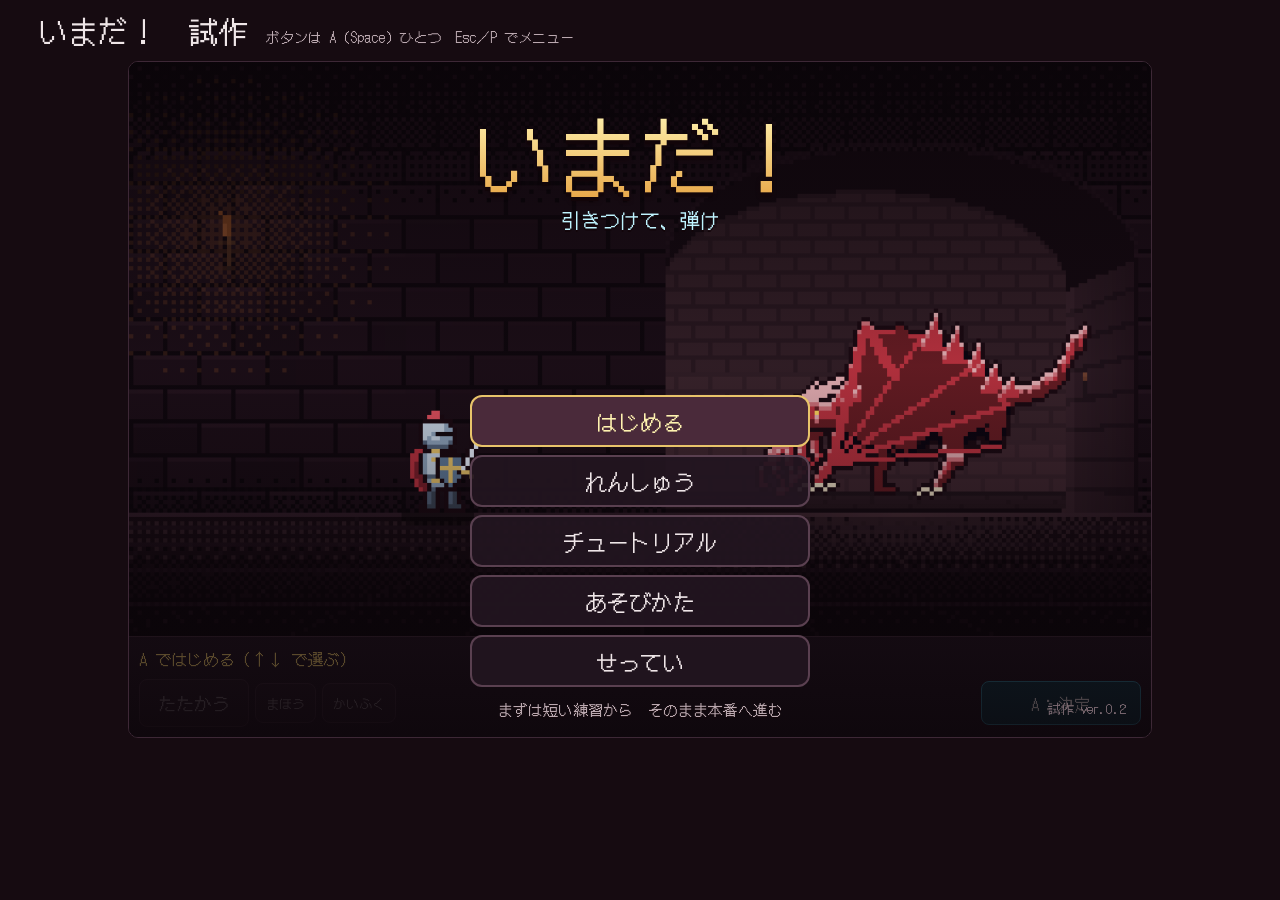
<file: index.html>
<!DOCTYPE html>
<html lang="ja">
<head>
<meta charset="utf-8">
<meta name="viewport" content="width=device-width,initial-scale=1,viewport-fit=cover">
<meta name="theme-color" content="#160b11">
<meta name="apple-mobile-web-app-capable" content="yes">
<title>いまだ！</title>
<meta name="description" content="引きつけて、弾け。ボタンひとつで遊ぶ、パリィとジャスト回避のドット絵コマンドRPG。">
<meta property="og:type" content="website">
<meta property="og:url" content="https://ibukiyamagiwa-dot.github.io/now/">
<meta property="og:title" content="いまだ！">
<meta property="og:description" content="引きつけて、弾け。ボタンひとつで遊ぶ、パリィとジャスト回避のドット絵コマンドRPG。">
<meta property="og:image" content="https://ibukiyamagiwa-dot.github.io/now/og.png">
<meta property="og:image:width" content="1200">
<meta property="og:image:height" content="630">
<meta name="twitter:card" content="summary_large_image">
<link rel="stylesheet" href="css/style.css">
</head>
<body>
<header>
  <h1>いまだ！　試作</h1>
  <p>ボタンは A（Space）ひとつ　Esc／P でメニュー</p>
</header>
<div class="wrap">
  <section class="stage" aria-label="戦闘画面">
    <div class="cvbox"><canvas id="cv" width="960" height="540"></canvas><button id="mMenu" aria-label="メニュー">≡</button></div>
    <div id="mhud">
      <div class="mtop"><span id="mStage"></span><span id="mTurn"></span></div>
      <div class="mrow">
        <div><div class="mnm"><b>騎士</b><span id="hHp"></span></div><div class="mg" id="hG"><i id="hBar"></i></div><div class="msub"><span id="hMk"></span><span id="hPot"></span></div></div>
        <div><div class="mnm"><b id="eNm"></b><span id="eHp"></span></div><div class="mg e"><i id="eBar"></i></div><div class="msub"><span id="eSub"></span></div></div>
      </div>
    </div>
    <div id="mmsg"><div id="mPrompt"></div><div id="mTip"></div><div id="mLine"></div></div>
    <div id="pad" role="group" aria-label="操作"></div>
    <div class="bar">
      <div id="msg" role="status">…</div>
      <div class="menu" role="group" aria-label="コマンド">
        <button id="c1" class="cm big">たたかう</button>
        <button id="c2" class="cm">まほう</button>
        <button id="c3" class="cm">かいふく</button>
      </div>
      <button id="menuBtn">メニュー</button>
      <button id="skipTut">チュートリアルを飛ばす</button>
      <button id="def">A</button>
    </div>
    <div id="card" hidden><div class="spot"></div><div class="cbox"><p class="ct"></p><p class="cn"></p></div></div>
    <div id="ov" class="ov" hidden></div>
  </section>
  <aside class="panel" aria-label="調整盤">
    <h2>調整盤</h2>
    <p class="note">単位はフレーム（60F＝1秒）　動かすと次の攻撃から反映　数値はこのブラウザに自動保存されます</p>
    <div id="main"></div>
    <div class="derived" id="der"></div>
    <details open><summary>見切りゲージと追撃</summary><div id="gauge"></div><div class="derived" id="der2"></div></details>
    <details open><summary>とどめの演出</summary><div id="ko"></div></details>
    <details><summary>細かい項目</summary><div id="adv"></div></details>
    <details open><summary>デバッグ</summary>
      <label class="tg"><input type="checkbox" id="dBar">受付バーと着弾リングを表示</label>
      <label class="tg"><input type="checkbox" id="dSlow">スロー（1/4倍）</label>
      <label class="tg"><input type="checkbox" id="dGod">自分が倒れない</label>
      <label class="tg"><input type="checkbox" id="dFix">敵の行動を固定（いつも同じ溜め）</label>
      <label class="tg"><input type="checkbox" id="dAll">すべての技を使う（解放を無視）</label>
      <div class="btns"><button id="bPrev">前の敵</button><button id="bNext">次の敵</button><button id="bRe">この戦闘をやり直す</button><button id="bMk">見切り＋1段</button><button id="bTut">チュートリアル</button><button id="bSoul">魂＋5</button><button id="bForget">技を忘れる</button></div>
    </details>
    <details><summary>数値の書き出し・読み込み</summary>
      <textarea id="json" spellcheck="false" aria-label="パラメーターのJSON"></textarea>
      <div class="btns"><button id="bCopy">コピー</button><button id="bLoad">貼った内容を読み込む</button><button id="bReset">初期値に戻す</button></div>
    </details>
    <p class="stats" id="stats"></p>
  </aside>
</div>
<script src="js/00-base.js"></script>
<script src="js/01-params.js"></script>
<script src="js/02-sfx.js"></script>
<script src="js/03-enemies.js"></script>
<script src="js/04-boss-lord.js"></script>
<script src="js/05-abyss-eye.js"></script>
<script src="js/06-boss-red.js"></script>
<script src="js/07-boss-gatek.js"></script>
<script src="js/08-dojo.js"></script>
<script src="js/09-rally.js"></script>
<script src="js/10-fate.js"></script>
<script src="js/11-bgm.js"></script>
<script src="js/12-unlocks.js"></script>
<script src="js/13-upgrades.js"></script>
<script src="js/14-state.js"></script>
<script src="js/15-tutorial.js"></script>
<script src="js/16-tips-records.js"></script>
<script src="js/17-practice.js"></script>
<script src="js/18-cards.js"></script>
<script src="js/19-fx.js"></script>
<script src="js/20-hero.js"></script>
<script src="js/21-enemy-turn.js"></script>
<script src="js/22-ko.js"></script>
<script src="js/23-loop.js"></script>
<script src="js/24-draw-data.js"></script>
<script src="js/24r-rig.js"></script>
<script src="js/24h-hero.js"></script>
<script src="js/25-draw.js"></script>
<script src="js/26-menu.js"></script>
<script src="js/27-input.js"></script>
<script src="js/28-dev.js"></script>
<script src="js/29-boot.js"></script>
</body>
</html>
</file>
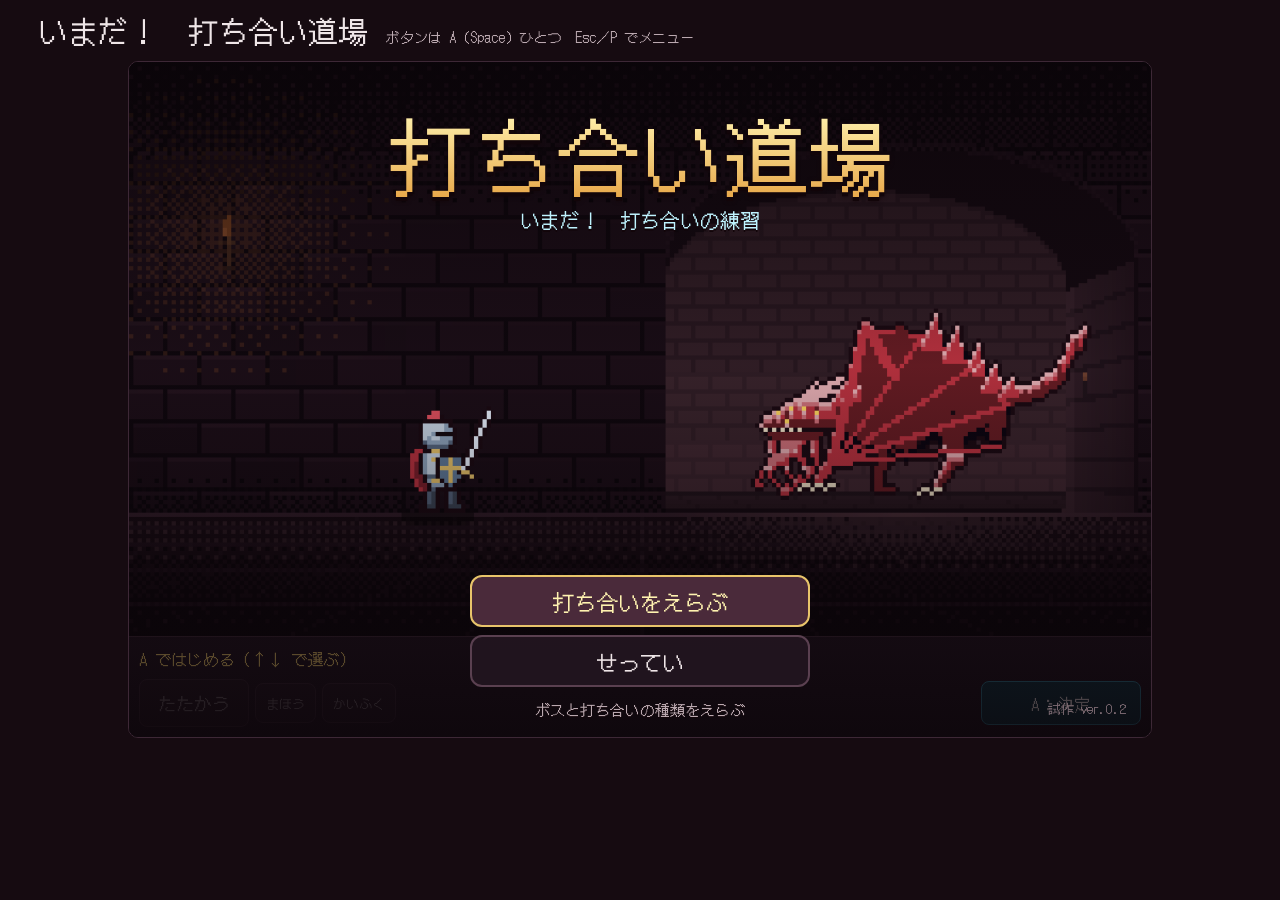
<file: rally.html>
<!DOCTYPE html>
<html lang="ja">
<head>
<meta charset="utf-8">
<meta name="viewport" content="width=device-width,initial-scale=1,viewport-fit=cover">
<meta name="theme-color" content="#160b11">
<meta name="apple-mobile-web-app-capable" content="yes">
<title>いまだ！ 打ち合い道場</title>
<meta name="description" content="引きつけて、弾け。ボタンひとつで遊ぶ、パリィとジャスト回避のドット絵コマンドRPG。">
<meta name="twitter:card" content="summary_large_image">
<link rel="stylesheet" href="css/style.css">
</head>
<body>
<header>
  <h1>いまだ！　打ち合い道場</h1>
  <p>ボタンは A（Space）ひとつ　Esc／P でメニュー</p>
</header>
<div class="wrap">
  <section class="stage" aria-label="戦闘画面">
    <div class="cvbox"><canvas id="cv" width="960" height="540"></canvas><button id="mMenu" aria-label="メニュー">≡</button></div>
    <div id="mhud">
      <div class="mtop"><span id="mStage"></span><span id="mTurn"></span></div>
      <div class="mrow">
        <div><div class="mnm"><b>騎士</b><span id="hHp"></span></div><div class="mg" id="hG"><i id="hBar"></i></div><div class="msub"><span id="hMk"></span><span id="hPot"></span></div></div>
        <div><div class="mnm"><b id="eNm"></b><span id="eHp"></span></div><div class="mg e"><i id="eBar"></i></div><div class="msub"><span id="eSub"></span></div></div>
      </div>
    </div>
    <div id="mmsg"><div id="mPrompt"></div><div id="mTip"></div><div id="mLine"></div></div>
    <div id="pad" role="group" aria-label="操作"></div>
    <div class="bar">
      <div id="msg" role="status">…</div>
      <div class="menu" role="group" aria-label="コマンド">
        <button id="c1" class="cm big">たたかう</button>
        <button id="c2" class="cm">まほう</button>
        <button id="c3" class="cm">かいふく</button>
      </div>
      <button id="menuBtn">メニュー</button>
      <button id="skipTut">チュートリアルを飛ばす</button>
      <button id="def">A</button>
    </div>
    <div id="card" hidden><div class="spot"></div><div class="cbox"><p class="ct"></p><p class="cn"></p></div></div>
    <div id="ov" class="ov" hidden></div>
  </section>
  <aside class="panel" aria-label="調整盤">
    <h2>調整盤</h2>
    <p class="note">単位はフレーム（60F＝1秒）　動かすと次の攻撃から反映　数値はこのブラウザに自動保存されます</p>
    <div id="main"></div>
    <div class="derived" id="der"></div>
    <details open><summary>見切りゲージと追撃</summary><div id="gauge"></div><div class="derived" id="der2"></div></details>
    <details open><summary>とどめの演出</summary><div id="ko"></div></details>
    <details><summary>細かい項目</summary><div id="adv"></div></details>
    <details open><summary>デバッグ</summary>
      <label class="tg"><input type="checkbox" id="dBar">受付バーと着弾リングを表示</label>
      <label class="tg"><input type="checkbox" id="dSlow">スロー（1/4倍）</label>
      <label class="tg"><input type="checkbox" id="dGod">自分が倒れない</label>
      <label class="tg"><input type="checkbox" id="dFix">敵の行動を固定（いつも同じ溜め）</label>
      <label class="tg"><input type="checkbox" id="dAll">すべての技を使う（解放を無視）</label>
      <div class="btns"><button id="bPrev">前の敵</button><button id="bNext">次の敵</button><button id="bRe">この戦闘をやり直す</button><button id="bMk">見切り＋1段</button><button id="bTut">チュートリアル</button><button id="bSoul">魂＋5</button><button id="bForget">技を忘れる</button></div>
    </details>
    <details><summary>数値の書き出し・読み込み</summary>
      <textarea id="json" spellcheck="false" aria-label="パラメーターのJSON"></textarea>
      <div class="btns"><button id="bCopy">コピー</button><button id="bLoad">貼った内容を読み込む</button><button id="bReset">初期値に戻す</button></div>
    </details>
    <p class="stats" id="stats"></p>
  </aside>
</div>
<script>var PAGE='rally';</script>
<script src="js/00-base.js"></script>
<script src="js/01-params.js"></script>
<script src="js/02-sfx.js"></script>
<script src="js/03-enemies.js"></script>
<script src="js/04-boss-lord.js"></script>
<script src="js/05-abyss-eye.js"></script>
<script src="js/06-boss-red.js"></script>
<script src="js/07-boss-gatek.js"></script>
<script src="js/08-dojo.js"></script>
<script src="js/09-rally.js"></script>
<script src="js/10-fate.js"></script>
<script src="js/11-bgm.js"></script>
<script src="js/12-unlocks.js"></script>
<script src="js/13-upgrades.js"></script>
<script src="js/14-state.js"></script>
<script src="js/15-tutorial.js"></script>
<script src="js/16-tips-records.js"></script>
<script src="js/17-practice.js"></script>
<script src="js/18-cards.js"></script>
<script src="js/19-fx.js"></script>
<script src="js/20-hero.js"></script>
<script src="js/21-enemy-turn.js"></script>
<script src="js/22-ko.js"></script>
<script src="js/23-loop.js"></script>
<script src="js/24-draw-data.js"></script>
<script src="js/24r-rig.js"></script>
<script src="js/24h-hero.js"></script>
<script src="js/25-draw.js"></script>
<script src="js/26-menu.js"></script>
<script src="js/27-input.js"></script>
<script src="js/28-dev.js"></script>
<script src="js/29-boot.js"></script>
</body>
</html>
</file>
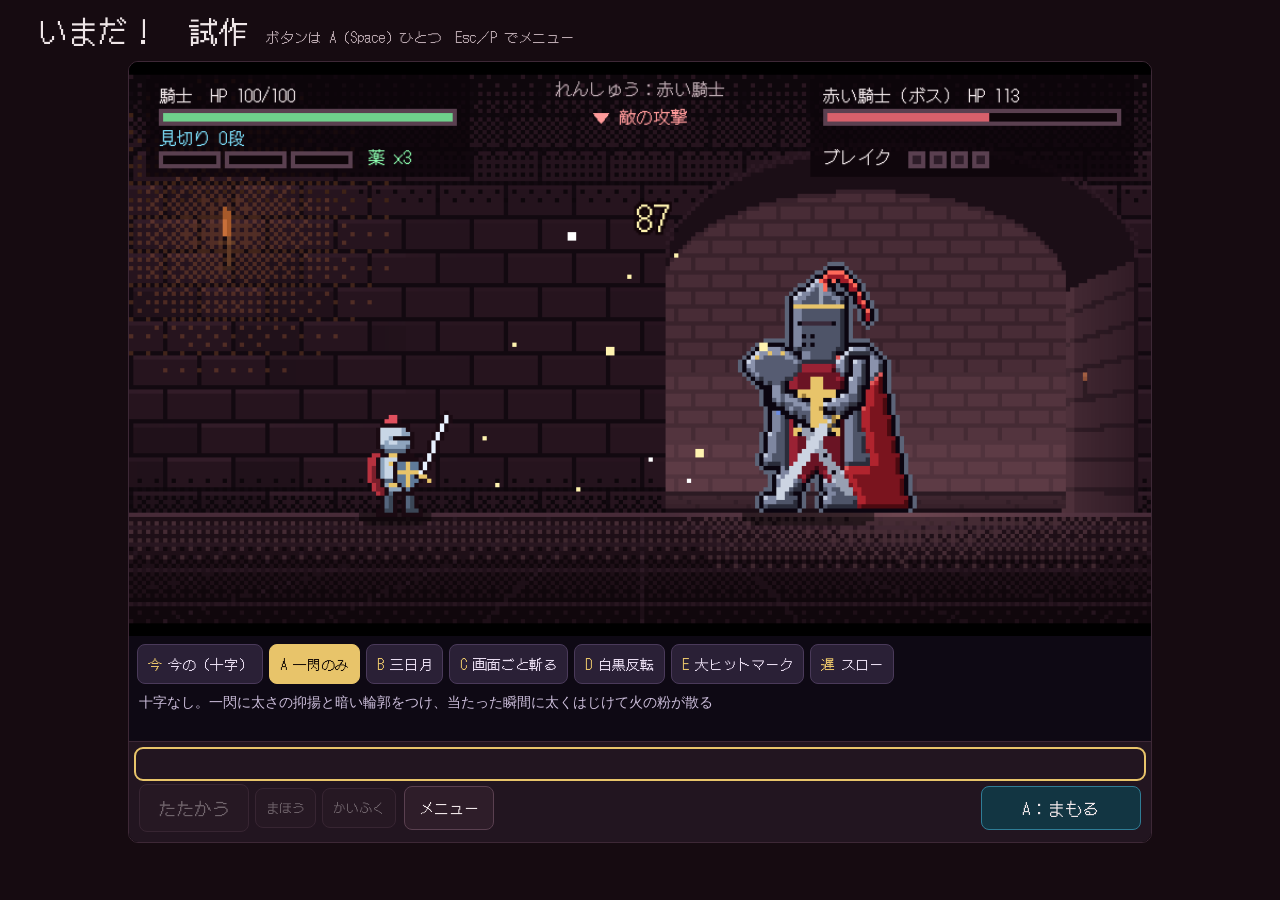
<file: ukprev.html>
<!DOCTYPE html>
<html lang="ja">
<head>
<meta charset="utf-8">
<meta name="viewport" content="width=device-width,initial-scale=1,viewport-fit=cover">
<meta name="theme-color" content="#160b11">
<meta name="apple-mobile-web-app-capable" content="yes">
<title>いまだ！ 打ち返しの演出くらべ</title>
<meta name="description" content="引きつけて、弾け。ボタンひとつで遊ぶ、パリィとジャスト回避のドット絵コマンドRPG。">
<meta name="twitter:card" content="summary_large_image">
<link rel="stylesheet" href="css/style.css">
</head>
<body>
<header>
  <h1>いまだ！　試作</h1>
  <p>ボタンは A（Space）ひとつ　Esc／P でメニュー</p>
</header>
<div class="wrap">
  <section class="stage" aria-label="戦闘画面">
    <div class="cvbox"><canvas id="cv" width="960" height="540"></canvas><button id="mMenu" aria-label="メニュー">≡</button></div>
    <div id="mhud">
      <div class="mtop"><span id="mStage"></span><span id="mTurn"></span></div>
      <div class="mrow">
        <div><div class="mnm"><b>騎士</b><span id="hHp"></span></div><div class="mg" id="hG"><i id="hBar"></i></div><div class="msub"><span id="hMk"></span><span id="hPot"></span></div></div>
        <div><div class="mnm"><b id="eNm"></b><span id="eHp"></span></div><div class="mg e"><i id="eBar"></i></div><div class="msub"><span id="eSub"></span></div></div>
      </div>
    </div>
    <div id="mmsg"><div id="mPrompt"></div><div id="mTip"></div><div id="mLine"></div></div>
    <div id="pad" role="group" aria-label="操作"></div>
    <div class="bar">
      <div id="msg" role="status">…</div>
      <div class="menu" role="group" aria-label="コマンド">
        <button id="c1" class="cm big">たたかう</button>
        <button id="c2" class="cm">まほう</button>
        <button id="c3" class="cm">かいふく</button>
      </div>
      <button id="menuBtn">メニュー</button>
      <button id="skipTut">チュートリアルを飛ばす</button>
      <button id="def">A</button>
    </div>
    <div id="card" hidden><div class="spot"></div><div class="cbox"><p class="ct"></p><p class="cn"></p></div></div>
    <div id="ov" class="ov" hidden></div>
  </section>
  <aside class="panel" aria-label="調整盤">
    <h2>調整盤</h2>
    <p class="note">単位はフレーム（60F＝1秒）　動かすと次の攻撃から反映　数値はこのブラウザに自動保存されます</p>
    <div id="main"></div>
    <div class="derived" id="der"></div>
    <details open><summary>見切りゲージと追撃</summary><div id="gauge"></div><div class="derived" id="der2"></div></details>
    <details open><summary>とどめの演出</summary><div id="ko"></div></details>
    <details><summary>細かい項目</summary><div id="adv"></div></details>
    <details open><summary>デバッグ</summary>
      <label class="tg"><input type="checkbox" id="dBar">受付バーと着弾リングを表示</label>
      <label class="tg"><input type="checkbox" id="dSlow">スロー（1/4倍）</label>
      <label class="tg"><input type="checkbox" id="dGod">自分が倒れない</label>
      <label class="tg"><input type="checkbox" id="dFix">敵の行動を固定（いつも同じ溜め）</label>
      <label class="tg"><input type="checkbox" id="dAll">すべての技を使う（解放を無視）</label>
      <div class="btns"><button id="bPrev">前の敵</button><button id="bNext">次の敵</button><button id="bRe">この戦闘をやり直す</button><button id="bMk">見切り＋1段</button><button id="bTut">チュートリアル</button><button id="bSoul">魂＋5</button><button id="bForget">技を忘れる</button></div>
    </details>
    <details><summary>数値の書き出し・読み込み</summary>
      <textarea id="json" spellcheck="false" aria-label="パラメーターのJSON"></textarea>
      <div class="btns"><button id="bCopy">コピー</button><button id="bLoad">貼った内容を読み込む</button><button id="bReset">初期値に戻す</button></div>
    </details>
    <p class="stats" id="stats"></p>
  </aside>
</div>
<script>var PAGE='ukprev';</script>
<script src="js/00-base.js"></script>
<script src="js/01-params.js"></script>
<script src="js/02-sfx.js"></script>
<script src="js/03-enemies.js"></script>
<script src="js/04-boss-lord.js"></script>
<script src="js/05-abyss-eye.js"></script>
<script src="js/06-boss-red.js"></script>
<script src="js/07-boss-gatek.js"></script>
<script src="js/08-dojo.js"></script>
<script src="js/09-rally.js"></script>
<script src="js/10-fate.js"></script>
<script src="js/11-bgm.js"></script>
<script src="js/12-unlocks.js"></script>
<script src="js/13-upgrades.js"></script>
<script src="js/14-state.js"></script>
<script src="js/15-tutorial.js"></script>
<script src="js/16-tips-records.js"></script>
<script src="js/17-practice.js"></script>
<script src="js/18-cards.js"></script>
<script src="js/19-fx.js"></script>
<script src="js/20-hero.js"></script>
<script src="js/21-enemy-turn.js"></script>
<script src="js/22-ko.js"></script>
<script src="js/23-loop.js"></script>
<script src="js/24-draw-data.js"></script>
<script src="js/24r-rig.js"></script>
<script src="js/24h-hero.js"></script>
<script src="js/25-draw.js"></script>
<script src="js/26-menu.js"></script>
<script src="js/27-input.js"></script>
<script src="js/28-dev.js"></script>
<script src="js/29-boot.js"></script>
<script src="pages/ukprev.js"></script>
</body>
</html>
</file>
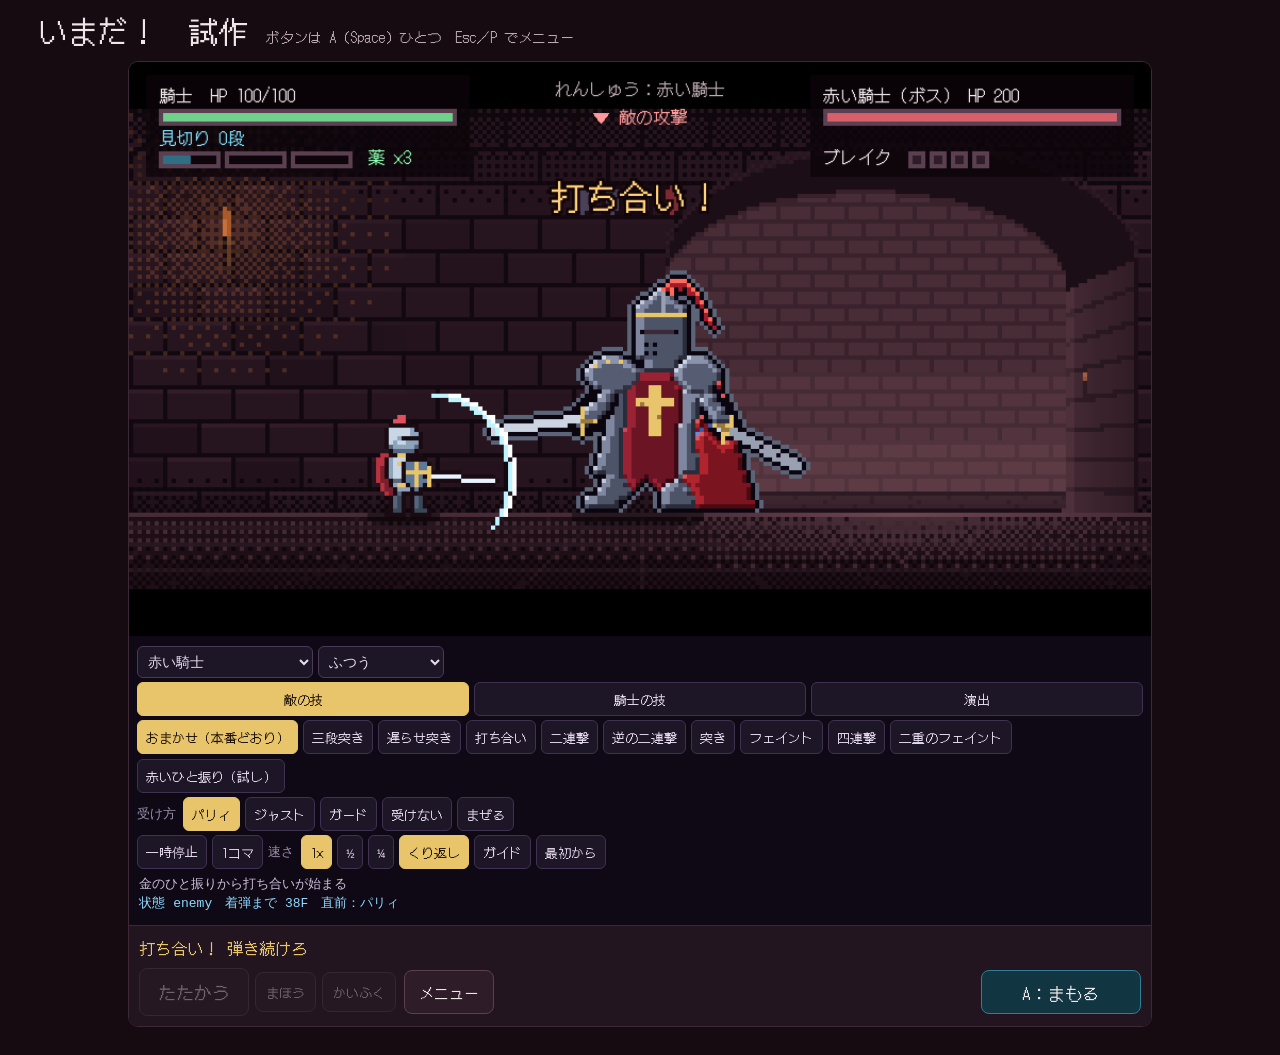
<file: viewer.html>
<!DOCTYPE html>
<html lang="ja">
<head>
<meta charset="utf-8">
<meta name="viewport" content="width=device-width,initial-scale=1,viewport-fit=cover">
<meta name="theme-color" content="#160b11">
<meta name="apple-mobile-web-app-capable" content="yes">
<title>いまだ！ モーション・演出ビューア</title>
<meta name="description" content="引きつけて、弾け。ボタンひとつで遊ぶ、パリィとジャスト回避のドット絵コマンドRPG。">
<meta name="twitter:card" content="summary_large_image">
<link rel="stylesheet" href="css/style.css">
</head>
<body>
<header>
  <h1>いまだ！　試作</h1>
  <p>ボタンは A（Space）ひとつ　Esc／P でメニュー</p>
</header>
<div class="wrap">
  <section class="stage" aria-label="戦闘画面">
    <div class="cvbox"><canvas id="cv" width="960" height="540"></canvas><button id="mMenu" aria-label="メニュー">≡</button></div>
    <div id="mhud">
      <div class="mtop"><span id="mStage"></span><span id="mTurn"></span></div>
      <div class="mrow">
        <div><div class="mnm"><b>騎士</b><span id="hHp"></span></div><div class="mg" id="hG"><i id="hBar"></i></div><div class="msub"><span id="hMk"></span><span id="hPot"></span></div></div>
        <div><div class="mnm"><b id="eNm"></b><span id="eHp"></span></div><div class="mg e"><i id="eBar"></i></div><div class="msub"><span id="eSub"></span></div></div>
      </div>
    </div>
    <div id="mmsg"><div id="mPrompt"></div><div id="mTip"></div><div id="mLine"></div></div>
    <div id="pad" role="group" aria-label="操作"></div>
    <div class="bar">
      <div id="msg" role="status">…</div>
      <div class="menu" role="group" aria-label="コマンド">
        <button id="c1" class="cm big">たたかう</button>
        <button id="c2" class="cm">まほう</button>
        <button id="c3" class="cm">かいふく</button>
      </div>
      <button id="menuBtn">メニュー</button>
      <button id="skipTut">チュートリアルを飛ばす</button>
      <button id="def">A</button>
    </div>
    <div id="card" hidden><div class="spot"></div><div class="cbox"><p class="ct"></p><p class="cn"></p></div></div>
    <div id="ov" class="ov" hidden></div>
  </section>
  <aside class="panel" aria-label="調整盤">
    <h2>調整盤</h2>
    <p class="note">単位はフレーム（60F＝1秒）　動かすと次の攻撃から反映　数値はこのブラウザに自動保存されます</p>
    <div id="main"></div>
    <div class="derived" id="der"></div>
    <details open><summary>見切りゲージと追撃</summary><div id="gauge"></div><div class="derived" id="der2"></div></details>
    <details open><summary>とどめの演出</summary><div id="ko"></div></details>
    <details><summary>細かい項目</summary><div id="adv"></div></details>
    <details open><summary>デバッグ</summary>
      <label class="tg"><input type="checkbox" id="dBar">受付バーと着弾リングを表示</label>
      <label class="tg"><input type="checkbox" id="dSlow">スロー（1/4倍）</label>
      <label class="tg"><input type="checkbox" id="dGod">自分が倒れない</label>
      <label class="tg"><input type="checkbox" id="dFix">敵の行動を固定（いつも同じ溜め）</label>
      <label class="tg"><input type="checkbox" id="dAll">すべての技を使う（解放を無視）</label>
      <div class="btns"><button id="bPrev">前の敵</button><button id="bNext">次の敵</button><button id="bRe">この戦闘をやり直す</button><button id="bMk">見切り＋1段</button><button id="bTut">チュートリアル</button><button id="bSoul">魂＋5</button><button id="bForget">技を忘れる</button></div>
    </details>
    <details><summary>数値の書き出し・読み込み</summary>
      <textarea id="json" spellcheck="false" aria-label="パラメーターのJSON"></textarea>
      <div class="btns"><button id="bCopy">コピー</button><button id="bLoad">貼った内容を読み込む</button><button id="bReset">初期値に戻す</button></div>
    </details>
    <p class="stats" id="stats"></p>
  </aside>
</div>
<script>var PAGE='viewer';</script>
<script src="js/00-base.js"></script>
<script src="js/01-params.js"></script>
<script src="js/02-sfx.js"></script>
<script src="js/03-enemies.js"></script>
<script src="js/04-boss-lord.js"></script>
<script src="js/05-abyss-eye.js"></script>
<script src="js/06-boss-red.js"></script>
<script src="js/07-boss-gatek.js"></script>
<script src="js/08-dojo.js"></script>
<script src="js/09-rally.js"></script>
<script src="js/10-fate.js"></script>
<script src="js/11-bgm.js"></script>
<script src="js/12-unlocks.js"></script>
<script src="js/13-upgrades.js"></script>
<script src="js/14-state.js"></script>
<script src="js/15-tutorial.js"></script>
<script src="js/16-tips-records.js"></script>
<script src="js/17-practice.js"></script>
<script src="js/18-cards.js"></script>
<script src="js/19-fx.js"></script>
<script src="js/20-hero.js"></script>
<script src="js/21-enemy-turn.js"></script>
<script src="js/22-ko.js"></script>
<script src="js/23-loop.js"></script>
<script src="js/24-draw-data.js"></script>
<script src="js/24r-rig.js"></script>
<script src="js/24h-hero.js"></script>
<script src="js/25-draw.js"></script>
<script src="js/26-menu.js"></script>
<script src="js/27-input.js"></script>
<script src="js/28-dev.js"></script>
<script src="js/29-boot.js"></script>
<script src="pages/viewer.js"></script>
</body>
</html>
</file>
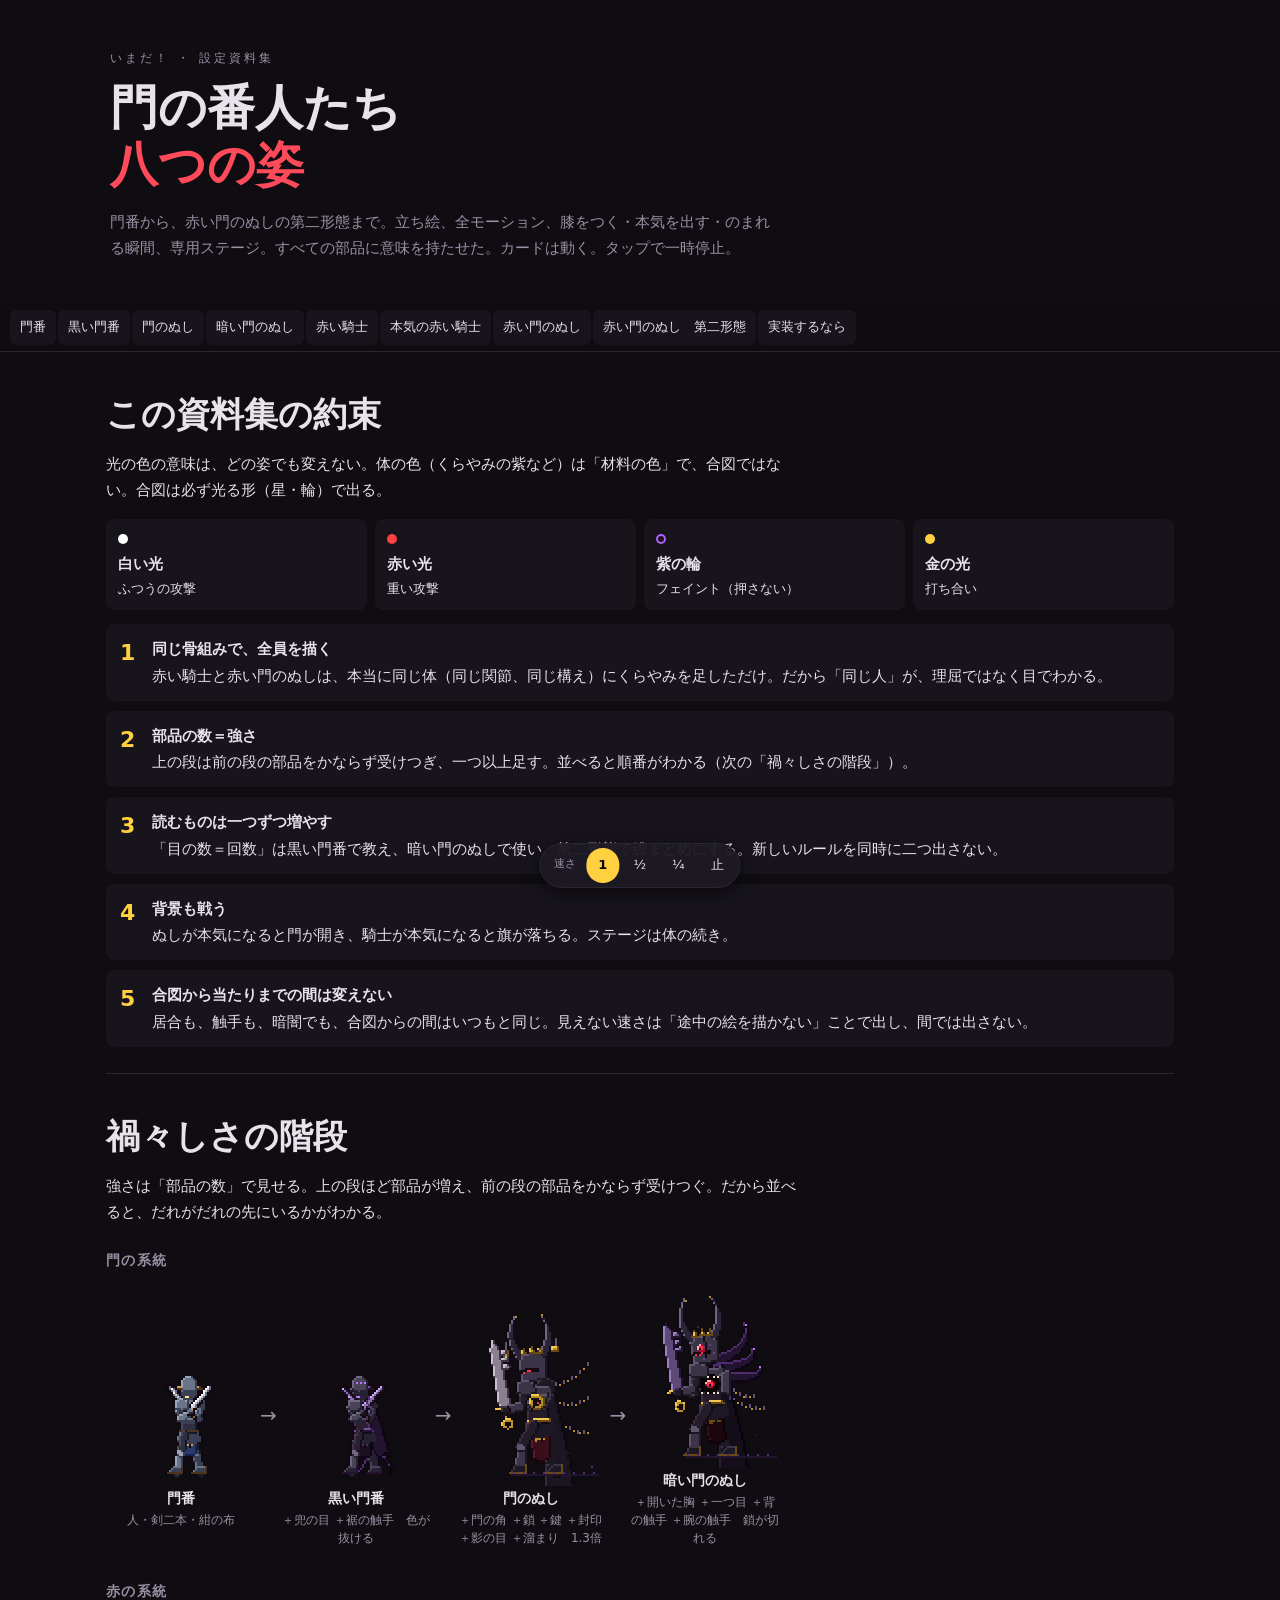
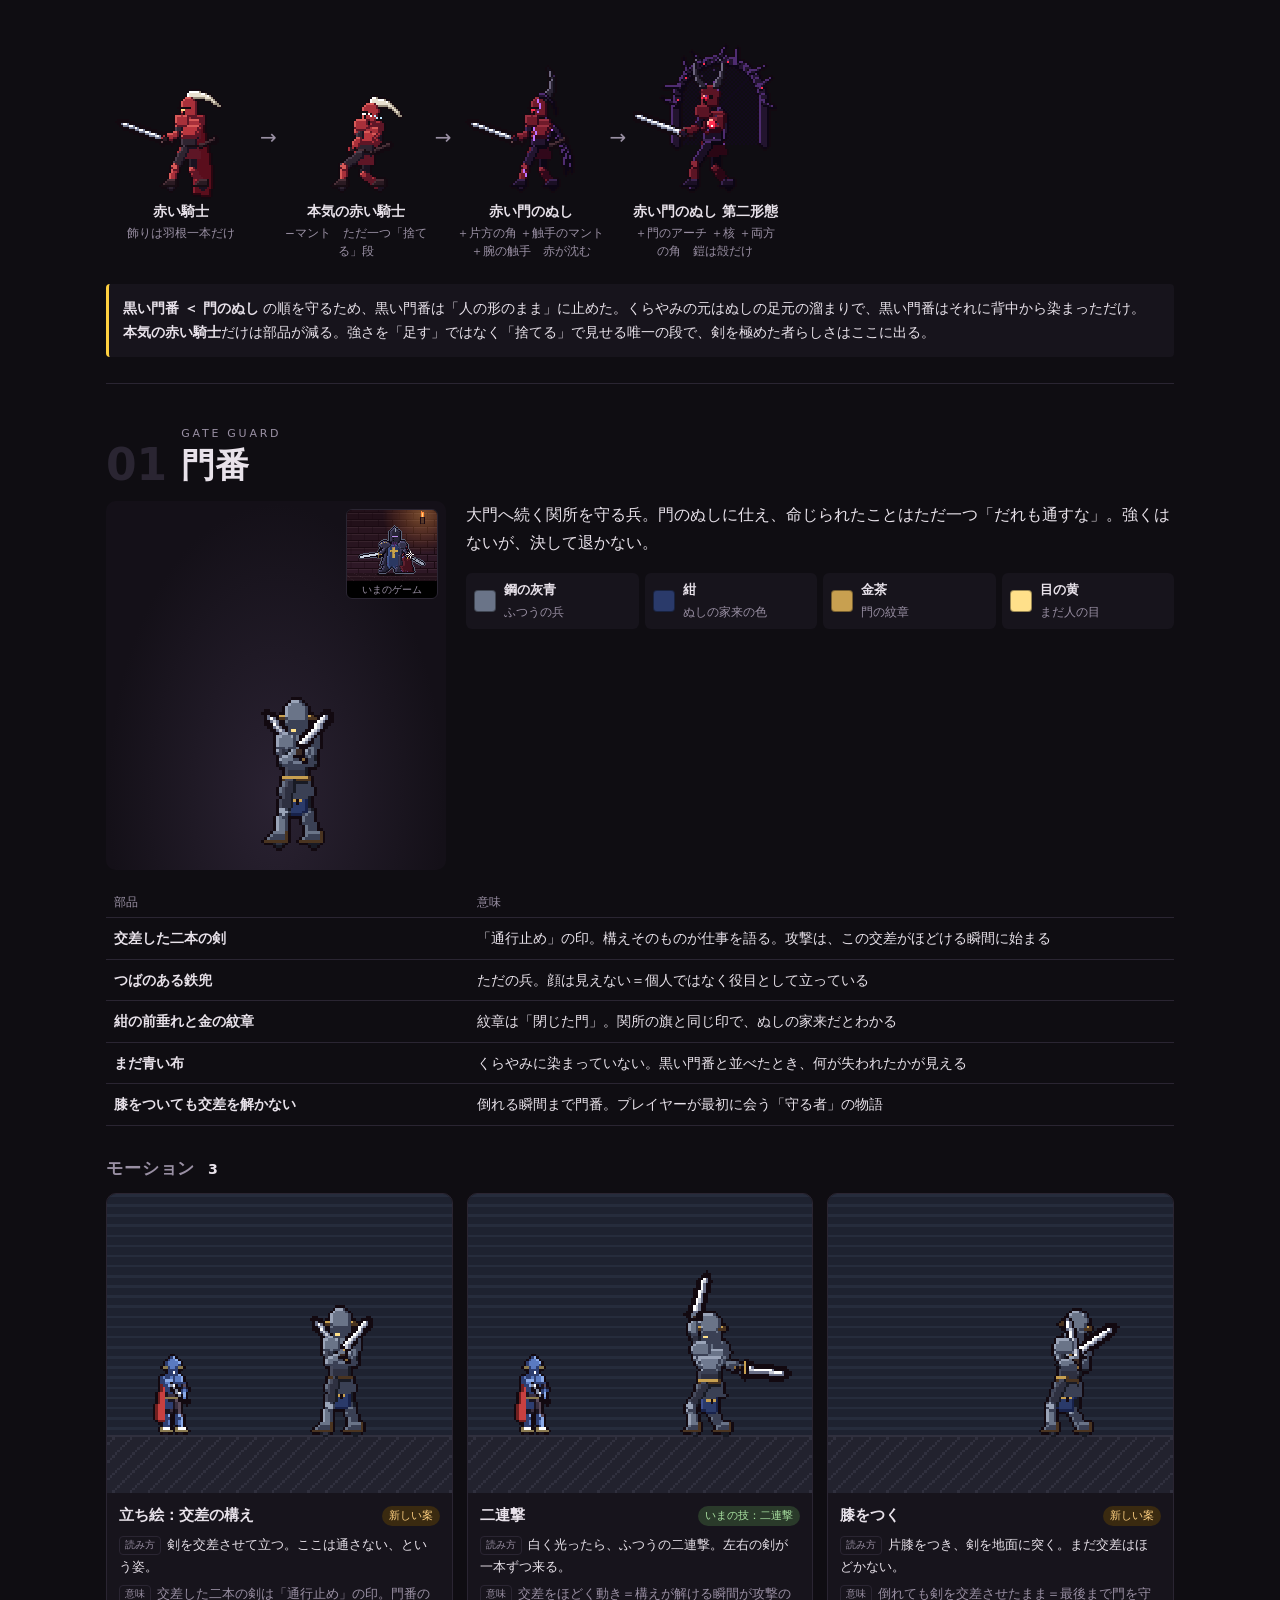
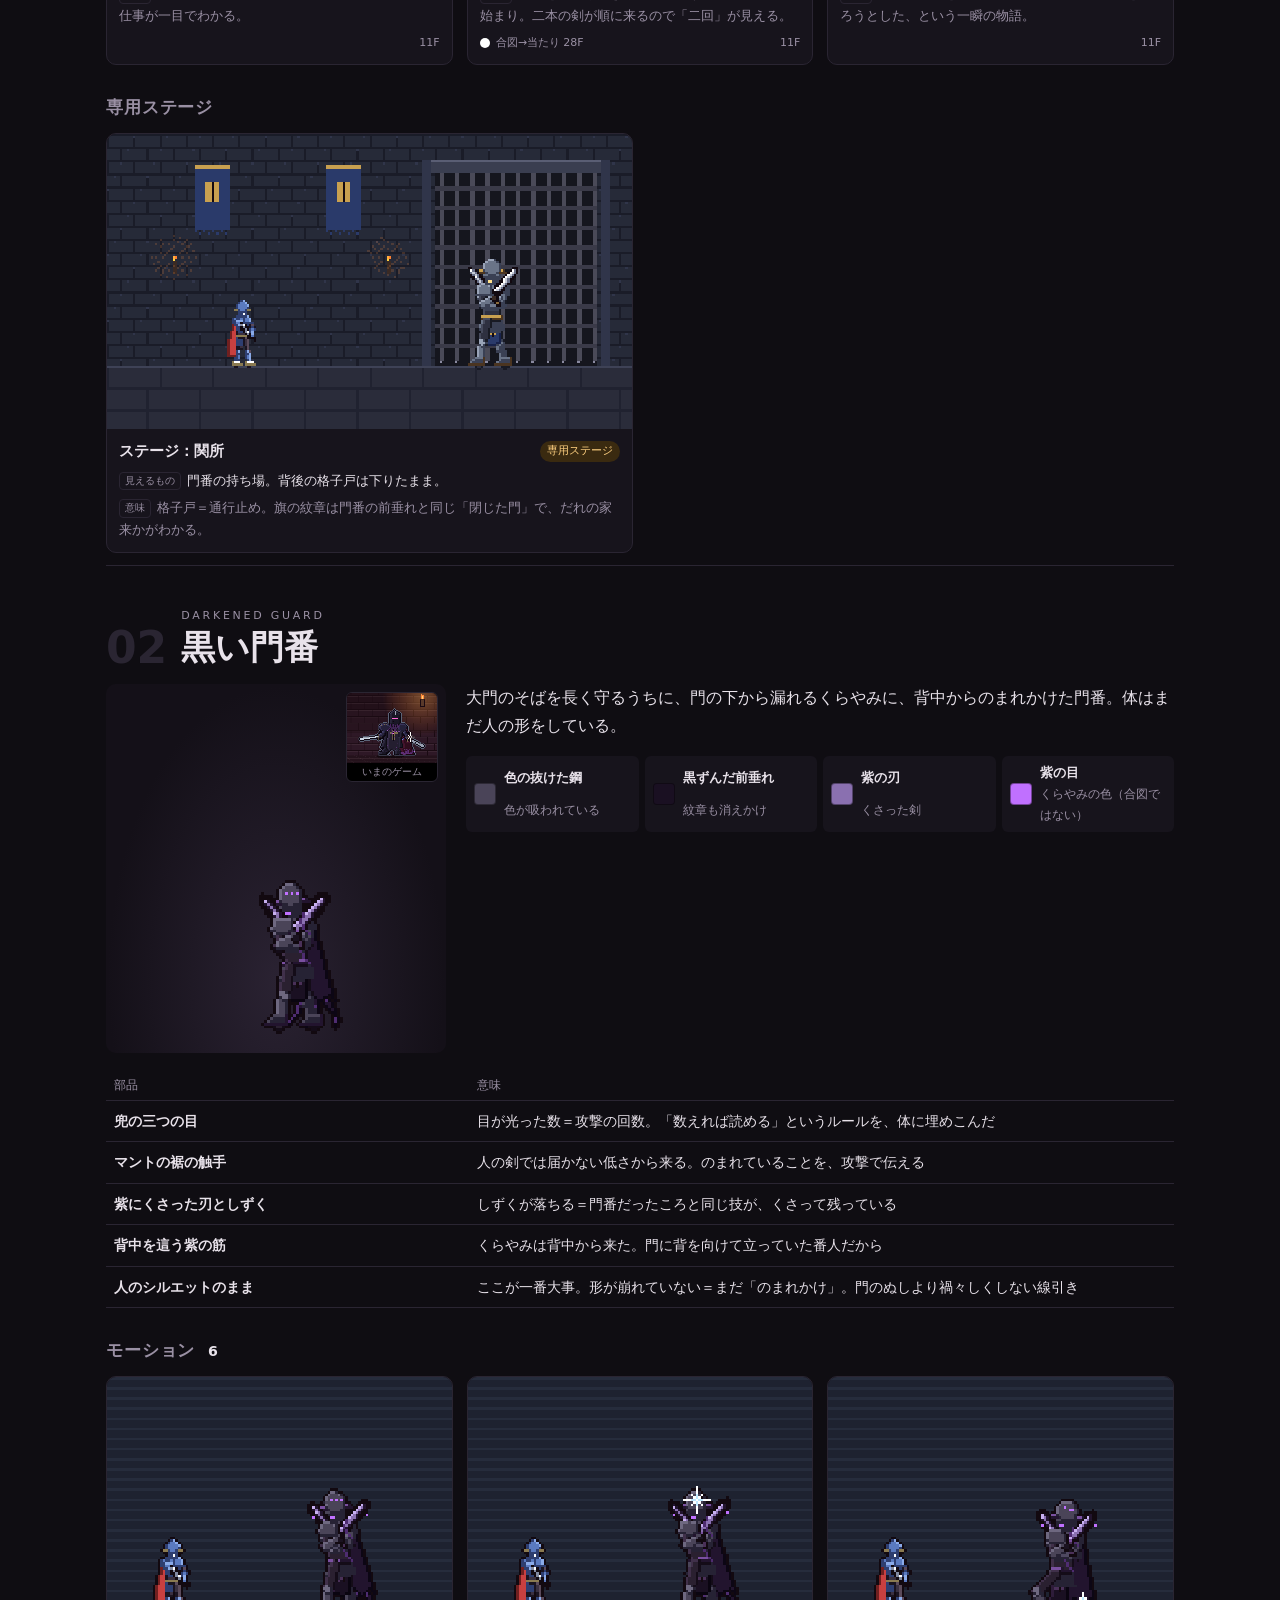
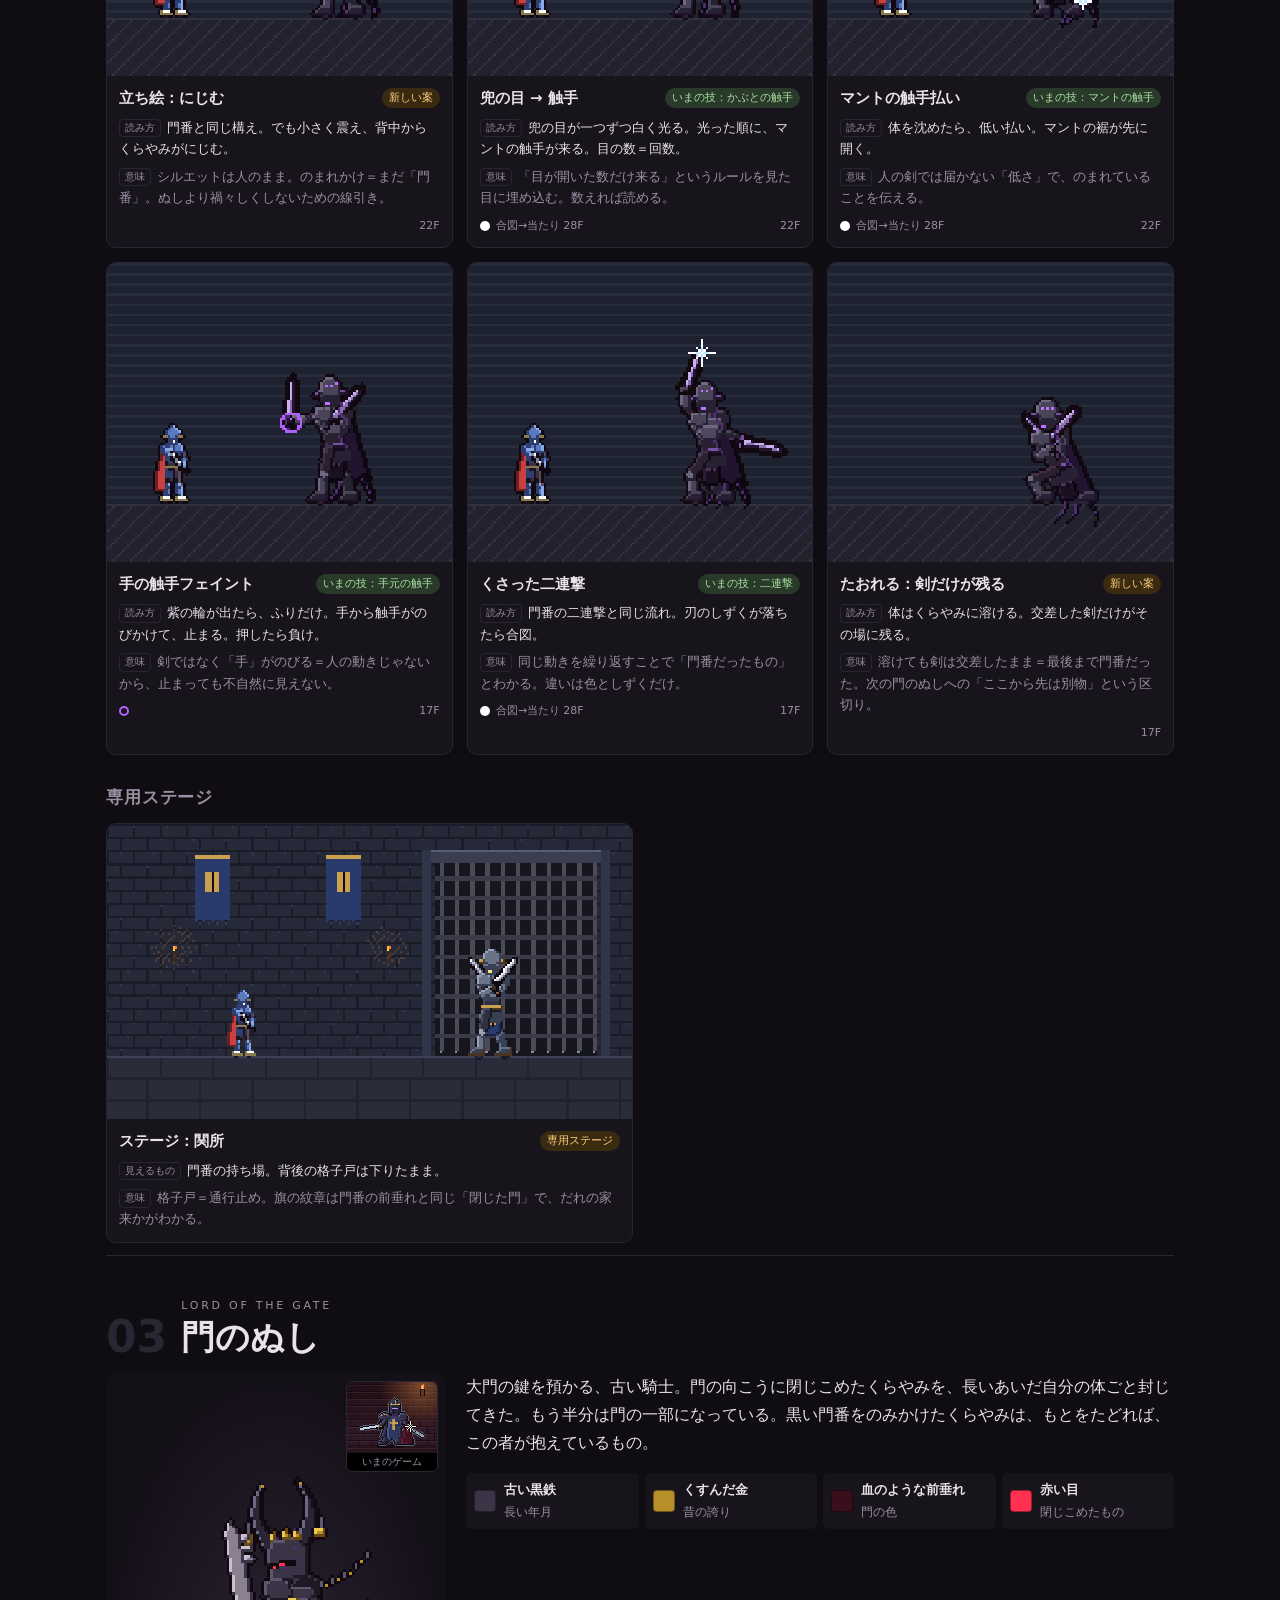
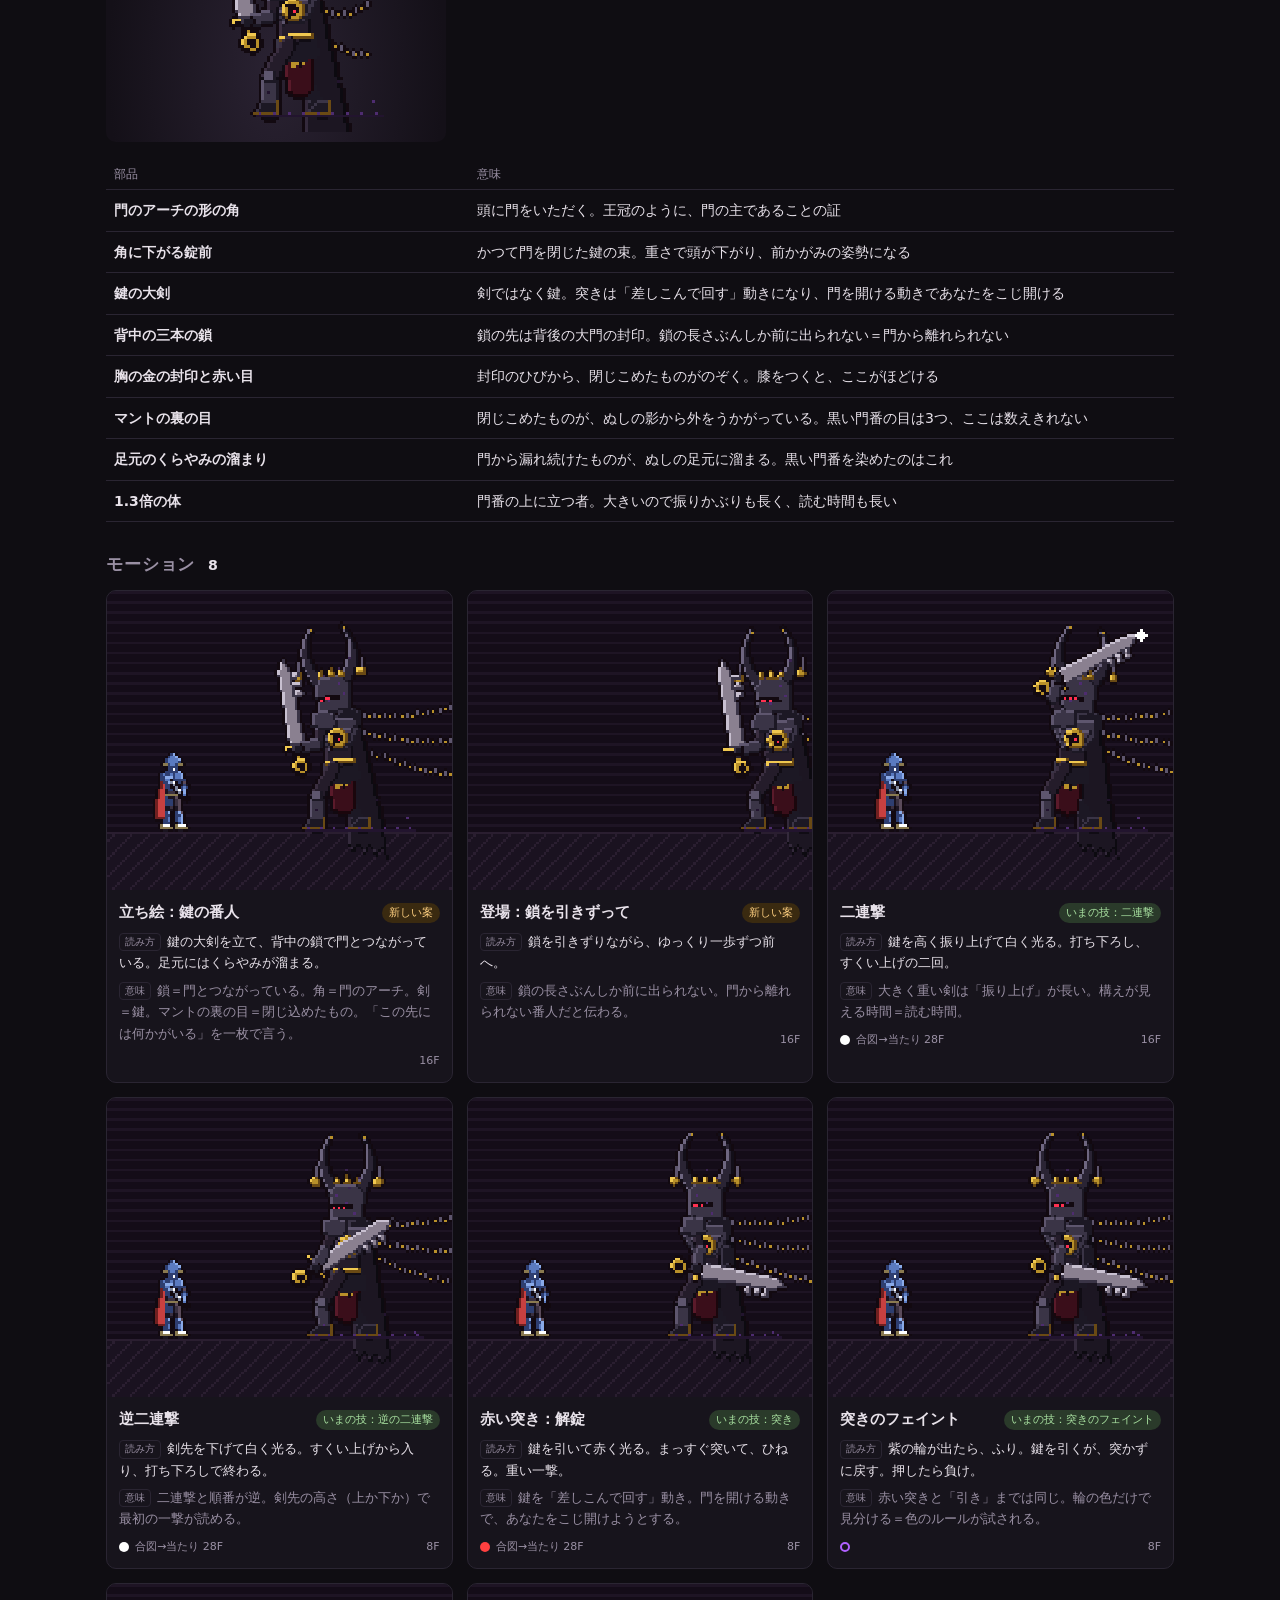
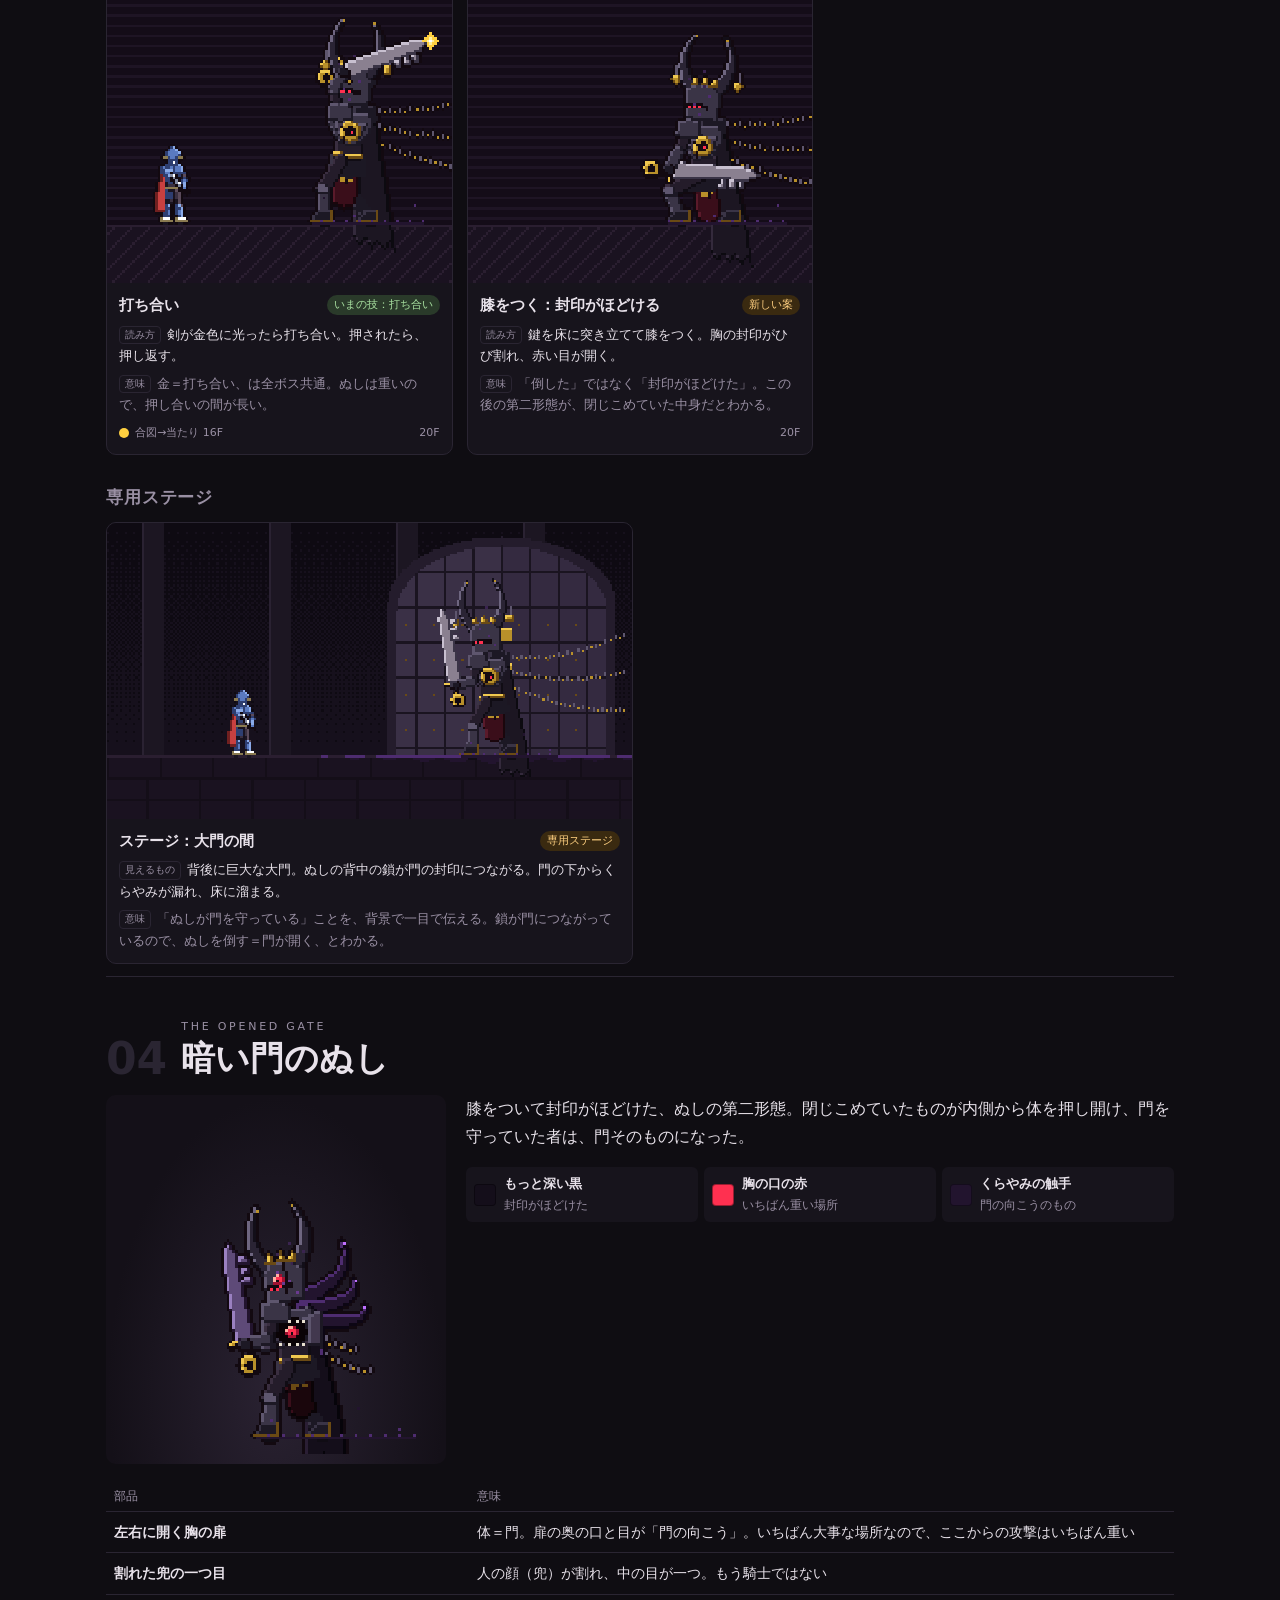
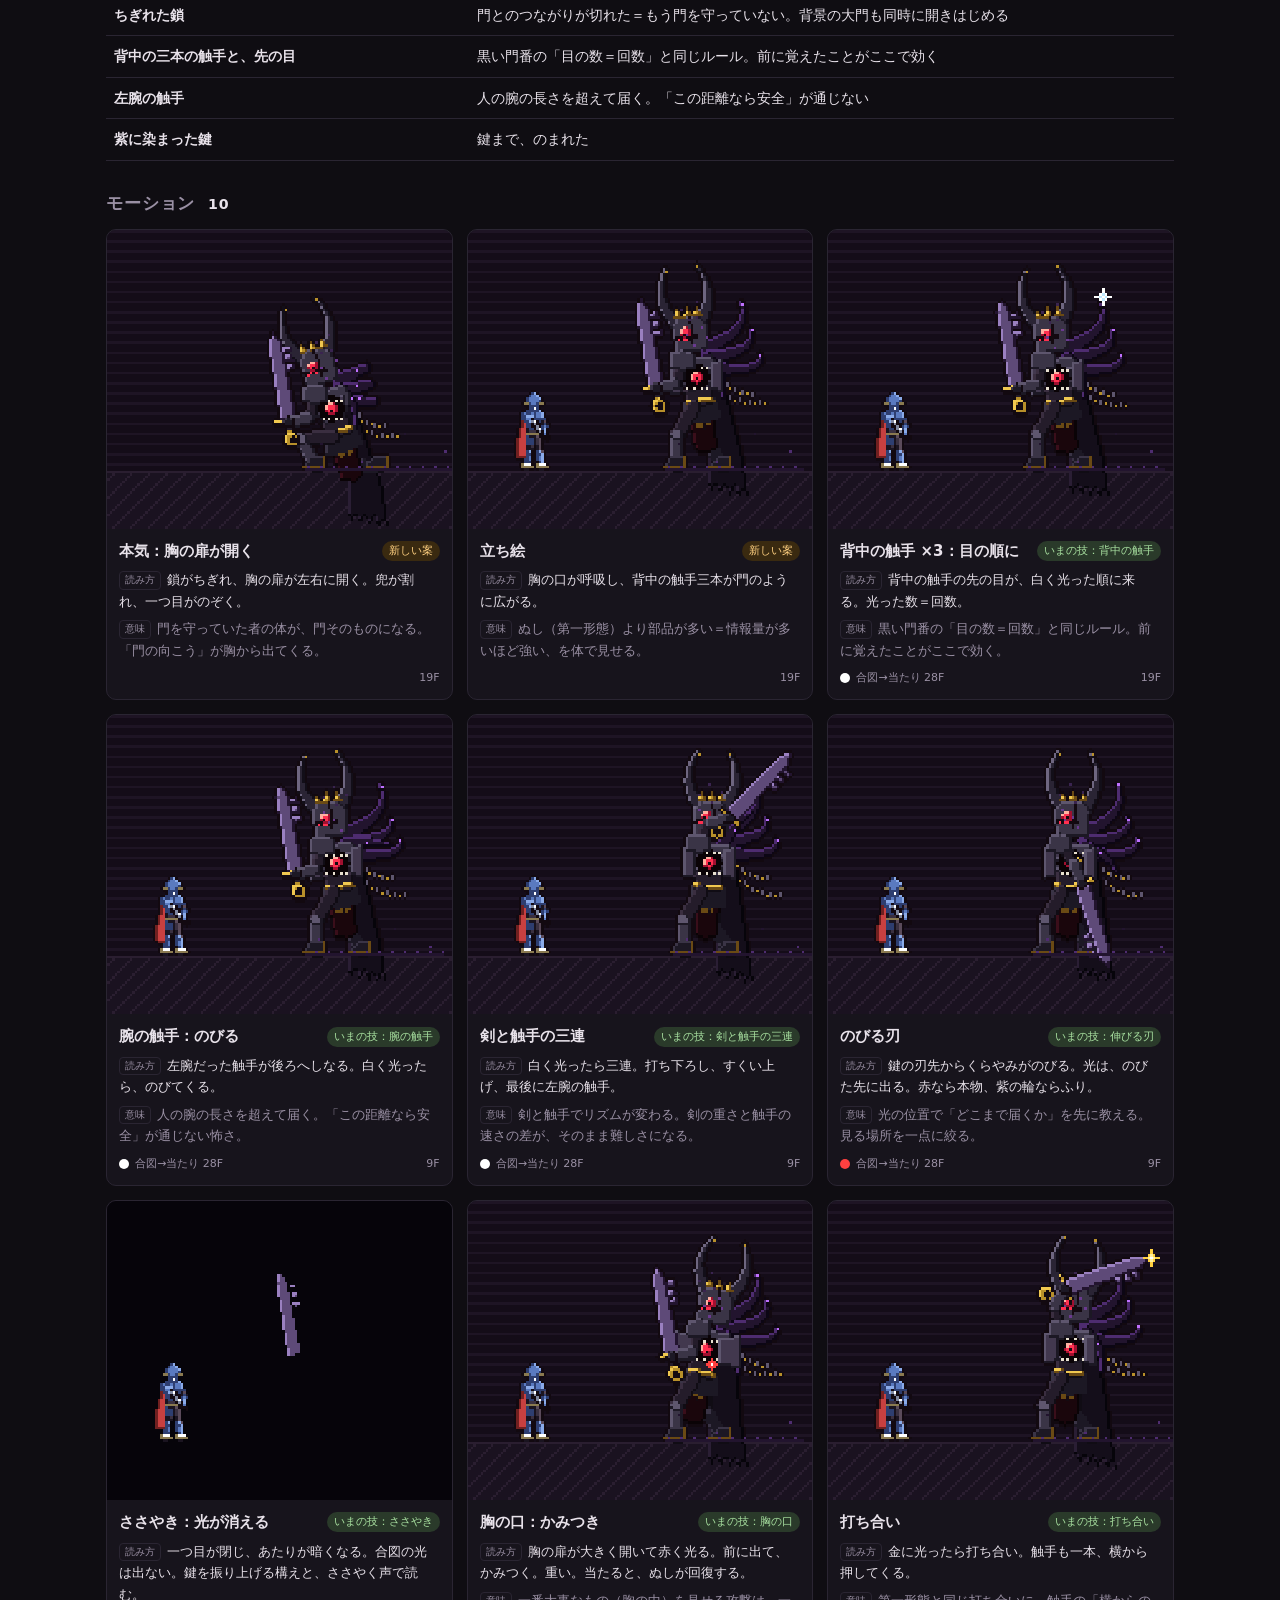
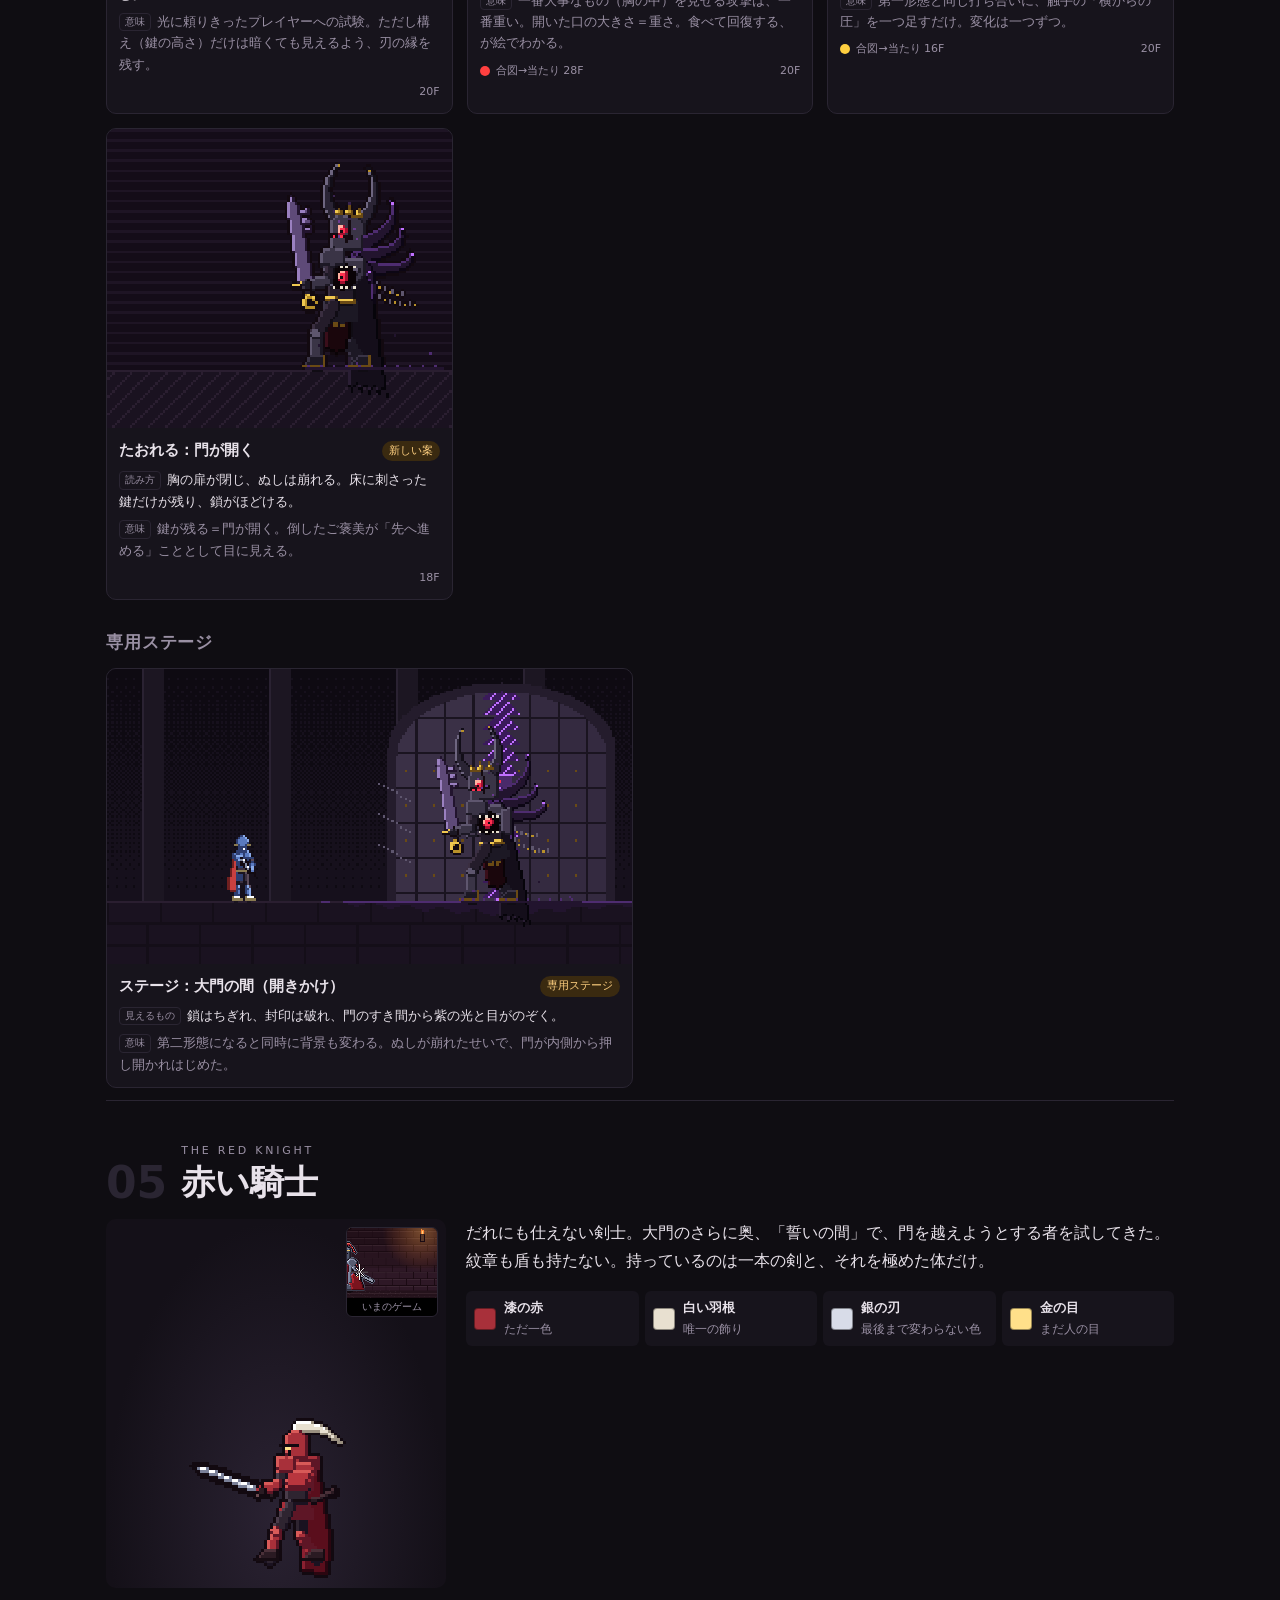
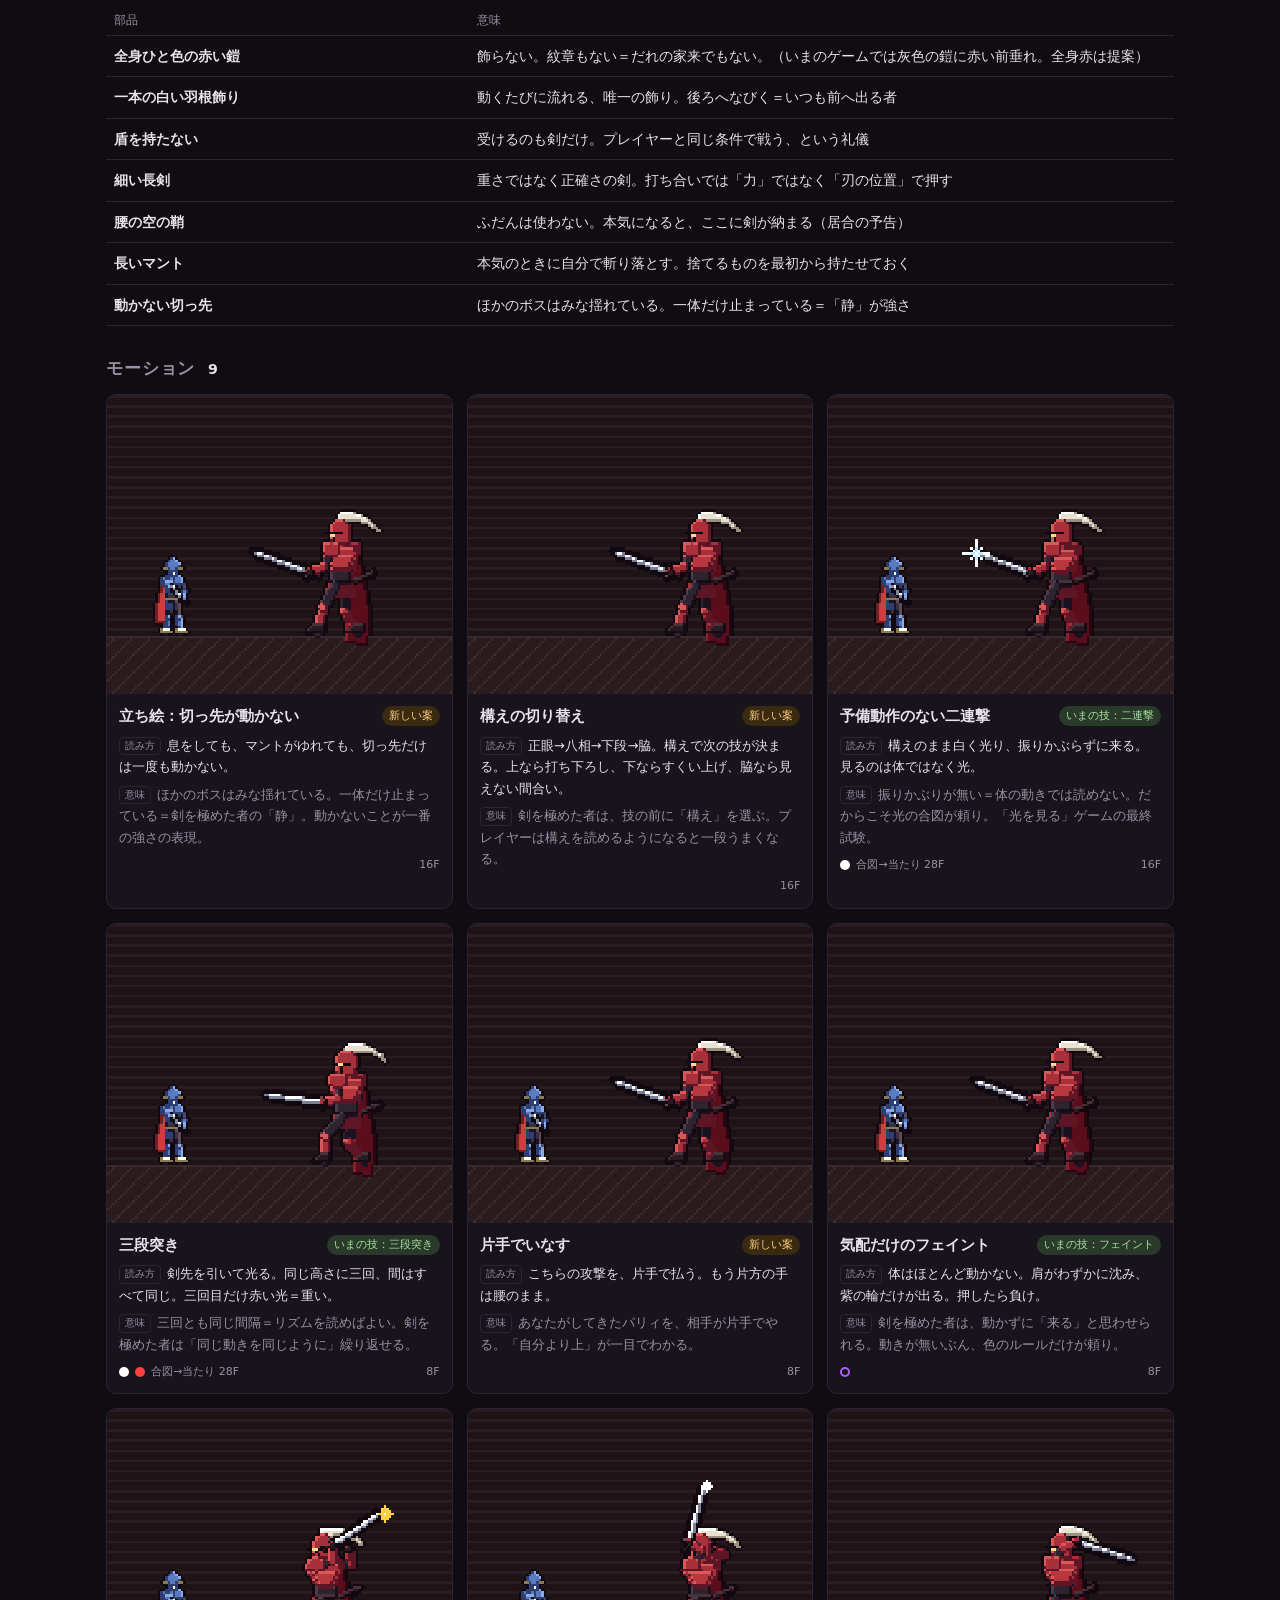
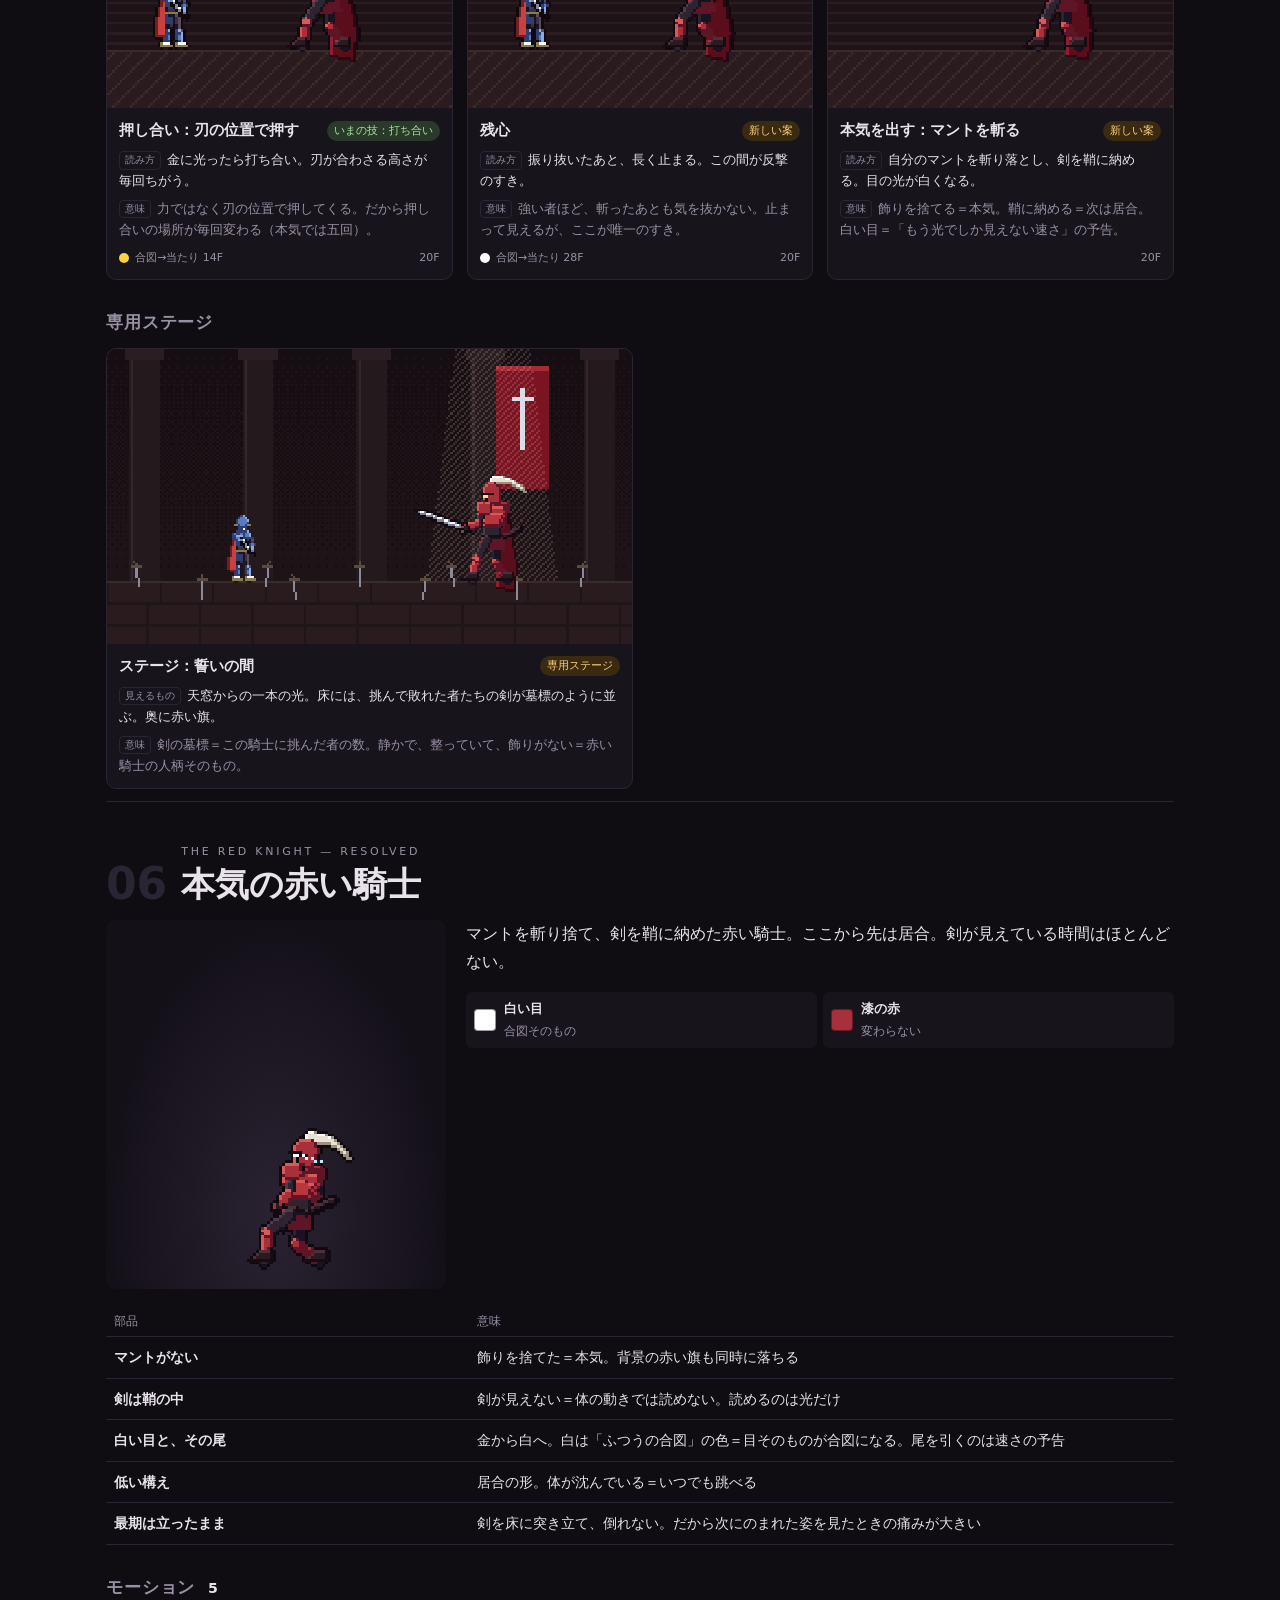
<file: design/bible/bible.html>
<!doctype html><html lang="ja"><head><meta charset="utf-8"><meta name="viewport" content="width=device-width,initial-scale=1">
<title>いまだ！ 門の番人たち 設定資料集</title>
<style>
:root{--bg:#0f0d12;--pa:#17141c;--ln:#2a2532;--tx:#e8e2ea;--mu:#9a90a4;--ac:#ffd040;--red:#ff4a5a;--pu:#b060ff}
*{box-sizing:border-box}body{margin:0;background:var(--bg);color:var(--tx);font:15px/1.75 "Hiragino Kaku Gothic ProN","Noto Sans JP",system-ui,sans-serif;-webkit-text-size-adjust:100%}
canvas{image-rendering:pixelated;display:block}
header.cover{padding:48px 20px 28px;max-width:1100px;margin:0 auto}
.kick{font-size:12px;letter-spacing:.25em;color:var(--mu)}h1{font-size:clamp(28px,6vw,48px);line-height:1.2;margin:.2em 0 .3em;font-weight:800}
h1 span{color:var(--red)}.sub{color:var(--mu);max-width:44em}
#nav{position:sticky;top:0;z-index:5;background:rgba(15,13,18,.94);backdrop-filter:blur(6px);border-bottom:1px solid var(--ln);display:flex;gap:2px;overflow-x:auto;padding:6px 10px;scrollbar-width:none}
#nav a{flex:none;color:var(--tx);text-decoration:none;font-size:13px;padding:6px 10px;border-radius:6px;background:var(--pa)}#nav a:active{background:var(--ln)}
main{max-width:1100px;margin:0 auto;padding:0 16px 120px}
section{scroll-margin-top:48px;padding:40px 0 12px;border-bottom:1px solid var(--ln)}
h2{font-size:clamp(24px,5vw,34px);margin:0;line-height:1.3}h3{font-size:17px;margin:28px 0 10px;color:var(--mu);font-weight:600;letter-spacing:.05em}h3 small{color:var(--tx);margin-left:6px}
h4{margin:22px 0 6px;font-size:14px;color:var(--mu);letter-spacing:.1em}
.lead{color:var(--tx);max-width:46em}.note{background:var(--pa);border-left:3px solid var(--ac);padding:12px 14px;border-radius:4px;font-size:14px}
.rules{display:grid;grid-template-columns:repeat(auto-fit,minmax(150px,1fr));gap:8px;margin:14px 0}
.rules div{background:var(--pa);border-radius:8px;padding:10px 12px;font-size:13px}.rules b{display:block;font-size:15px}
.pillars{counter-reset:p;display:grid;gap:10px;margin:14px 0}.pillars div{counter-increment:p;background:var(--pa);border-radius:8px;padding:12px 14px 12px 46px;position:relative}
.pillars div:before{content:counter(p);position:absolute;left:14px;top:10px;font-size:22px;font-weight:800;color:var(--ac)}.pillars b{display:block}
.ladder{display:flex;align-items:flex-end;gap:4px;overflow-x:auto;padding:6px 0 10px}.step{flex:none;width:150px;text-align:center}.step canvas{width:144px;margin:0 auto}
.lname{font-weight:700;font-size:14px}.ladd{font-size:12px;color:var(--mu);line-height:1.5;min-height:3em}.arrow{flex:none;color:var(--mu);align-self:center;font-size:20px}
.fhead{display:flex;gap:14px;align-items:flex-end;margin-bottom:14px}.num{font-size:44px;font-weight:800;color:var(--ln);line-height:1}.en{font-size:11px;letter-spacing:.25em;color:var(--mu)}
.ftop{display:grid;grid-template-columns:minmax(0,340px) 1fr;gap:20px;align-items:start}
.art{background:radial-gradient(ellipse at 50% 80%,#2a2232,#141018 70%);border-radius:10px;padding:10px;position:relative}.art .stand{width:100%;max-width:330px;margin:0 auto}
.old{position:absolute;right:8px;top:8px;width:92px;background:#000;border:1px solid var(--ln);border-radius:6px;overflow:hidden;font-size:10px;color:var(--mu);text-align:center}.old img{width:100%;display:block;image-rendering:pixelated}
.lore{font-size:16px;margin-top:0}.pal{display:grid;grid-template-columns:repeat(auto-fit,minmax(150px,1fr));gap:6px}
.chip{display:grid;grid-template-columns:22px 1fr;column-gap:8px;font-size:12px;background:var(--pa);border-radius:6px;padding:6px 8px;align-items:center}.chip i{grid-row:span 2;width:22px;height:22px;border-radius:4px;border:1px solid #0006}.chip b{font-size:13px}.chip span{color:var(--mu)}
table.parts{width:100%;border-collapse:collapse;margin-top:18px;font-size:14px}table.parts th{text-align:left;color:var(--mu);font-weight:500;font-size:12px;border-bottom:1px solid var(--ln);padding:4px 8px}
table.parts td{border-bottom:1px solid var(--ln);padding:8px;vertical-align:top}table.parts td:first-child{font-weight:700;width:34%;white-space:normal}
.grid{display:grid;grid-template-columns:repeat(auto-fill,minmax(300px,1fr));gap:14px}.sgrid{display:grid;grid-template-columns:repeat(auto-fill,minmax(420px,1fr));gap:14px}
.card{margin:0;background:var(--pa);border-radius:10px;overflow:hidden;border:1px solid var(--ln)}.card canvas{width:100%;cursor:pointer}.card.paused canvas{outline:2px solid var(--ac);outline-offset:-2px}
figcaption{padding:10px 12px 12px;font-size:13px;line-height:1.65}.row{display:flex;gap:6px;align-items:center;flex-wrap:wrap}.row b{font-size:15px;margin-right:auto}
.tag{font-size:11px;padding:1px 7px;border-radius:99px;white-space:nowrap}.tag.ex{background:#2a3a2a;color:#a8e0a0}.tag.nw{background:#3a2a10;color:#ffd080}
.read,.why{margin:6px 0 0}.k{display:inline-block;font-size:10px;color:var(--mu);border:1px solid var(--ln);border-radius:4px;padding:0 5px;margin-right:6px;vertical-align:1px}.why{color:var(--mu)}
.foot{margin-top:8px;font-size:11px;color:var(--mu)}.fr{margin-left:auto;font-variant-numeric:tabular-nums}.gap{font-variant-numeric:tabular-nums}
.lt{width:10px;height:10px;border-radius:50%;display:inline-block}.lt.w{background:#fff}.lt.r{background:#ff4040}.lt.g{background:#ffd040}.lt.p{background:transparent;border:2px solid var(--pu)}
#impl ol li,#impl ul li{margin:6px 0}#impl .q{background:var(--pa);border-radius:8px;padding:10px 14px;margin:8px 0}#impl .q b{color:var(--ac)}
#spd{position:fixed;bottom:12px;left:50%;transform:translateX(-50%);z-index:9;background:#1e1a24f2;border:1px solid var(--ln);border-radius:99px;padding:4px;display:flex;gap:2px;box-shadow:0 6px 20px #0008}
#spd span{font-size:11px;color:var(--mu);padding:6px 8px 6px 10px}#spd button{border:0;background:transparent;color:var(--tx);font:inherit;font-size:13px;padding:6px 12px;border-radius:99px}#spd button.on{background:var(--ac);color:#000;font-weight:700}
@media (max-width:700px){.ftop{grid-template-columns:1fr}.sgrid{grid-template-columns:1fr}.grid{grid-template-columns:1fr}body{font-size:14px}.old{width:76px}}
</style></head><body>
<header class="cover"><div class="kick">いまだ！ ・ 設定資料集</div><h1>門の番人たち<br><span>八つの姿</span></h1>
<p class="sub">門番から、赤い門のぬしの第二形態まで。立ち絵、全モーション、膝をつく・本気を出す・のまれる瞬間、専用ステージ。すべての部品に意味を持たせた。カードは動く。タップで一時停止。</p></header>
<nav id="nav"></nav>
<main id="book">
<section id="rules"><h2>この資料集の約束</h2>
<p class="lead">光の色の意味は、どの姿でも変えない。体の色（くらやみの紫など）は「材料の色」で、合図ではない。合図は必ず光る形（星・輪）で出る。</p>
<div class="rules"><div><i class="lt w"></i><b>白い光</b>ふつうの攻撃</div><div><i class="lt r"></i><b>赤い光</b>重い攻撃</div><div><i class="lt p"></i><b>紫の輪</b>フェイント（押さない）</div><div><i class="lt g"></i><b>金の光</b>打ち合い</div></div>
<div class="pillars">
<div><b>同じ骨組みで、全員を描く</b>赤い騎士と赤い門のぬしは、本当に同じ体（同じ関節、同じ構え）にくらやみを足しただけ。だから「同じ人」が、理屈ではなく目でわかる。</div>
<div><b>部品の数＝強さ</b>上の段は前の段の部品をかならず受けつぎ、一つ以上足す。並べると順番がわかる（次の「禍々しさの階段」）。</div>
<div><b>読むものは一つずつ増やす</b>「目の数＝回数」は黒い門番で教え、暗い門のぬしで使い、第二形態で総まとめにする。新しいルールを同時に二つ出さない。</div>
<div><b>背景も戦う</b>ぬしが本気になると門が開き、騎士が本気になると旗が落ちる。ステージは体の続き。</div>
<div><b>合図から当たりまでの間は変えない</b>居合も、触手も、暗闇でも、合図からの間はいつもと同じ。見えない速さは「途中の絵を描かない」ことで出し、間では出さない。</div>
</div></section>
</main>
<section id="impl" style="max-width:1100px;margin:0 auto;padding:40px 16px 140px">
<h2>実装するなら</h2>
<h3>やり方</h3>
<p>この資料集の絵は、どれも一枚ずつ描いたものではなく、同じ骨組み（関節の角度）から毎回描いている。ゲームにもこの骨組みを入れれば、絵を一枚ずつ描かずに、ここにある全モーションをそのまま動かせる。ファイルも軽い。</p>
<ul><li><b>よいところ：</b>モーションの修正が数字の変更で済む。8体ぶんの姿が、同じ仕組みで増やせる。</li>
<li><b>弱いところ：</b>自動で描くので、いまの手描きのドットに比べて線が細く、顔（兜）の作りこみが弱い。体も細身。→ 立ち絵の兜まわりだけは、手で整えた部品に差しかえるのがおすすめ。</li>
<li><b>重さ：</b>毎フレーム描くとスマホで重くなるおそれがある。→ 戦闘の前に、その敵の全コマを一度だけ描いて画像にしておく。</li></ul>
<h3>順番（おすすめ）</h3>
<ol><li><b>赤い騎士の系統（4つの姿）</b>：同じ骨組みの恩恵が一番大きく、物語の山場。剣を極めた8つの動きもここ。</li>
<li><b>門のぬしの系統と大門の間</b>：鎖と門が背景とつながるので、ステージと一緒に入れる。</li>
<li><b>門番と黒い門番、関所</b>。</li>
<li><b>演出の仕上げ</b>：旗が落ちる、門が開く、水面の映り姿の入れかわり（とどめの白黒赤と合わせる）。</li></ol>
<p>量の目安：姿 8、モーション 54、ステージ 7。</p>
<h3>決めてほしいこと</h3>
<div class="q"><b>1.</b> 赤い騎士を全身赤にするか（いまは灰色の鎧に赤い前垂れ）。</div>
<div class="q"><b>2.</b> 門番を二刀にするか（交差の構え＝通行止め、のため）。</div>
<div class="q"><b>3.</b> 門のぬしを1.3倍にするか。縦持ちのスマホで角が画面上に切れないか、入れる前に確かめる。</div>
<div class="q"><b>4.</b> 「新しい案」のカード（構えの切り替え、片手でいなす、残心、居合、映り姿の入れかわり など）のうち、どれを技として入れるか。いまの技のカードは、見た目だけの差しかえで済む。</div>
<div class="q"><b>5.</b> 足りない、違う、と思う部品。意味ごと直す。</div>
</section>
<div id="spd"><span>速さ</span><button data-s="1" class="on">1</button><button data-s=".5">½</button><button data-s=".25">¼</button><button data-s="0">止</button></div>
<script>
/* ===== いまだ！ デザイン資料集：ドット絵の骨組み =====
   すべての門の番人を同じ骨組みで描く。赤い騎士と赤い門のぬしは同じ体に「くらやみ」を足しただけ、ということが絵の作りからも保証される。 */
const OUT='#120910';
const RGB={};function rgb(h){if(RGB[h])return RGB[h];const n=parseInt(h.slice(1),16);return RGB[h]=[n>>16&255,n>>8&255,n&255]}
function mix(a,b,t){const A=rgb(a),B=rgb(b);return'#'+A.map((v,i)=>Math.round(v+(B[i]-v)*t).toString(16).padStart(2,'0')).join('')}
class Buf{
 constructor(w,h){this.w=w;this.h=h;this.c=new Array(w*h).fill(0);this.t=new Uint8Array(w*h)}
 set(x,y,c,tag=1){x=Math.round(x);y=Math.round(y);if(x<0||y<0||x>=this.w||y>=this.h||!c)return;const i=y*this.w+x;this.c[i]=c;this.t[i]=tag}
 get(x,y){if(x<0||y<0||x>=this.w||y>=this.h)return 0;return this.c[y*this.w+x]}
 tag(x,y){if(x<0||y<0||x>=this.w||y>=this.h)return 0;return this.t[y*this.w+x]}
 /* 多角形：画素の中心で判定するので、にじまない */
 mask(pts){const m=new Set();let y0=Infinity,y1=-Infinity;for(const p of pts){y0=Math.min(y0,p[1]);y1=Math.max(y1,p[1])}
  for(let y=Math.floor(y0);y<=Math.ceil(y1);y++){const yy=y+.5,xs=[];for(let i=0;i<pts.length;i++){const a=pts[i],b=pts[(i+1)%pts.length];if((a[1]<=yy&&b[1]>yy)||(b[1]<=yy&&a[1]>yy))xs.push(a[0]+(yy-a[1])/(b[1]-a[1])*(b[0]-a[0]))}
   xs.sort((a,b)=>a-b);for(let k=0;k+1<xs.length;k+=2)for(let x=Math.ceil(xs[k]-.5);x<=Math.floor(xs[k+1]-.5);x++)m.add((y+1024)*4096+x+1024)}return m}
 /* 陰影つき：左上が明るく、右下が暗い */
 shade(m,base,hi,lo,tag=1){for(const k of m){const x=(k%4096)-1024,y=Math.floor(k/4096)-1024;const L=!m.has(k-1),T=!m.has(k-4096),R=!m.has(k+1),D=!m.has(k+4096);
  this.set(x,y,(R||D)&&lo?lo:(L||T)&&hi?hi:base,tag)}}
 poly(pts,base,hi,lo,tag){this.shade(this.mask(pts),base,hi,lo,tag)}
 disc(cx,cy,r,base,hi,lo,tag){const m=new Set();for(let y=Math.floor(cy-r);y<=Math.ceil(cy+r);y++)for(let x=Math.floor(cx-r);x<=Math.ceil(cx+r);x++){const dx=x+.5-cx,dy=y+.5-cy;if(dx*dx+dy*dy<=r*r)m.add((y+1024)*4096+x+1024)}this.shade(m,base,hi,lo,tag)}
 line(x0,y0,x1,y1,c,tag=1){x0=Math.round(x0);y0=Math.round(y0);x1=Math.round(x1);y1=Math.round(y1);const dx=Math.abs(x1-x0),dy=-Math.abs(y1-y0),sx=x0<x1?1:-1,sy=y0<y1?1:-1;let e=dx+dy;for(;;){this.set(x0,y0,c,tag);if(x0===x1&&y0===y1)break;const e2=2*e;if(e2>=dy){e+=dy;x0+=sx}if(e2<=dx){e+=dx;y0+=sy}}}
 thick(a,b,r,base,hi,lo,tag){const n=Math.max(2,Math.ceil(Math.hypot(b[0]-a[0],b[1]-a[1])));const m=new Set();for(let i=0;i<=n;i++){const t=i/n,cx=a[0]+(b[0]-a[0])*t,cy=a[1]+(b[1]-a[1])*t;for(let y=Math.floor(cy-r);y<=Math.ceil(cy+r);y++)for(let x=Math.floor(cx-r);x<=Math.ceil(cx+r);x++){const dx=x+.5-cx,dy=y+.5-cy;if(dx*dx+dy*dy<=r*r)m.add((y+1024)*4096+x+1024)}}this.shade(m,base,hi,lo,tag)}
 /* 触手：二次ベジェの管。太さは根元から先へ細る */
 tube(p0,p1,p2,r0,r1,base,hi,lo,tag=1){const m=new Set();const N=60;for(let i=0;i<=N;i++){const t=i/N,u=1-t,cx=u*u*p0[0]+2*u*t*p1[0]+t*t*p2[0],cy=u*u*p0[1]+2*u*t*p1[1]+t*t*p2[1],r=r0+(r1-r0)*t;for(let y=Math.floor(cy-r);y<=Math.ceil(cy+r);y++)for(let x=Math.floor(cx-r);x<=Math.ceil(cx+r);x++){const dx=x+.5-cx,dy=y+.5-cy;if(dx*dx+dy*dy<=r*r)m.add((y+1024)*4096+x+1024)}}this.shade(m,base,hi,lo,tag)}
 /* 輪郭線：体のまわりの空いた画素を黒で縁どる */
 outline(){const add=[];for(let y=0;y<this.h;y++)for(let x=0;x<this.w;x++){if(this.t[y*this.w+x])continue;if(this.tag(x-1,y)===1||this.tag(x+1,y)===1||this.tag(x,y-1)===1||this.tag(x,y+1)===1)add.push([x,y])}for(const[x,y]of add)this.set(x,y,OUT,3)}
 toCanvas(ctx,bg){const im=ctx.createImageData(this.w,this.h);for(let i=0;i<this.c.length;i++){const c=this.c[i]||bg&&bg[i];if(!c)continue;const[r,g,b]=rgb(c);im.data[i*4]=r;im.data[i*4+1]=g;im.data[i*4+2]=b;im.data[i*4+3]=255}ctx.putImageData(im,0,0)}
}
const rot=(p,a)=>[p[0]*Math.cos(a)-p[1]*Math.sin(a),p[0]*Math.sin(a)+p[1]*Math.cos(a)];
const add=(a,b)=>[a[0]+b[0],a[1]+b[1]];
const dir=(a,L)=>[Math.cos(a)*L,Math.sin(a)*L];
const lerp=(a,b,t)=>a+(b-a)*t;
function ik(H,F,a,b,bend){const dx=F[0]-H[0],dy=F[1]-H[1];let d=Math.hypot(dx,dy);d=Math.min(d,a+b-.01);const A=Math.atan2(dy,dx),c=Math.acos(Math.max(-1,Math.min(1,(a*a+d*d-b*b)/(2*a*d))));return add(H,dir(A+bend*c,a))}
Buf.prototype.blit=function(S,flip,dx=0,dy=0){for(let y=0;y<S.h;y++)for(let x=0;x<S.w;x++){const i=y*S.w+x;if(!S.c[i])continue;const tx=flip?S.w-1-x:x;this.set(tx+dx,y+dy,S.c[i],S.t[i])}};
const INK={col:'#22142e',hi:'#4e2c70',lo:'#0c0614',eye:'#c070ff',eye2:'#ff3050'};
function tentacle(B,p0,p1,p2,r0,r1,eye){B.tube(p0,p1,p2,r0,r1,INK.col,INK.hi,INK.lo,1);if(eye){const t=.35,u=1-t;B.set(u*u*p0[0]+2*u*t*p1[0]+t*t*p2[0],u*u*p0[1]+2*u*t*p1[1]+t*t*p2[1],eye===true?INK.eye:eye,2)}}

/* ===== 騎士の骨組み =====
   P（姿勢）：角度は画面の向き。0＝右、π/2＝下、π＝左（敵から見て騎士の方）、-π/2＝上。
   すべての門の番人は左を向いて立つ。 */
const PDEF={x:0,lean:0,cr:0,ff:-6,fb:5,kn:0,ua:1.95,fa:2.75,sw:3.4,ua2:1.75,fa2:1.9,sw2:null,hd:0,cw:0,lift:0,sheath:0,capeOff:0};
function joints(ox,oy,S,P){const k=S.k;
 const cr=P.cr+P.kn*9*k,hip=[ox+P.x*k,oy-20*k+cr-P.lift*k];
 const sc=add(hip,rot([0,-14*k],-P.lean)),neck=add(sc,rot([0,-2*k],-P.lean)),head=add(neck,rot([0,-5*k],-P.lean-P.hd));
 const shF=add(sc,rot([-3.5*k,-.5*k],-P.lean)),shB=add(sc,rot([4*k,-.5*k],-P.lean));
 const elF=add(shF,dir(P.ua,7*k)),hdF=add(elF,dir(P.fa,6.5*k)),elB=add(shB,dir(P.ua2,7*k)),hdB=add(elB,dir(P.fa2,6.5*k));
 let footF=[hip[0]+P.ff*k,oy-P.lift*k],footB=[hip[0]+P.fb*k,oy-P.lift*k],kneeF,kneeB;
 const hpF=add(hip,[-2*k,0]),hpB=add(hip,[2*k,0]);
 if(P.kn>0){kneeB=[lerp(ik(hpB,footB,10*k,10*k,1)[0],hip[0]+3*k,P.kn),lerp(ik(hpB,footB,10*k,10*k,1)[1],oy-1.5*k,P.kn)];footB=[lerp(footB[0],kneeB[0]+9*k,P.kn),oy];kneeF=ik(hpF,footF,10*k,10*k,1)}
 else{kneeF=ik(hpF,footF,10*k,10*k,1);kneeB=ik(hpB,footB,10*k,10*k,1)}
 return{k,hip,sc,neck,head,shF,shB,elF,hdF,elB,hdB,footF,footB,kneeF,kneeB,hpF,hpB,lean:P.lean}}
function C(S,n){return S.pal[n]}
function drawLeg(B,S,H,K,F,front){const k=S.k,p=S.pal,d=front?0:1;
 const U=p.under||p.armLo,UH=p.underHi||p.arm,UL=p.underLo||OUT;B.thick(H,K,2.2*k,d?UL:U,d?U:UH,UL);B.thick(K,F,1.8*k,d?UL:U,d?U:UH,UL);
 const sh=[lerp(K[0],F[0],.15),lerp(K[1],F[1],.15)],sf=[lerp(K[0],F[0],.8),lerp(K[1],F[1],.8)];B.thick(sh,sf,2*k,d?p.armLo:p.arm,d?p.arm:p.armHi,p.armLo);
 B.disc(K[0],K[1],1.9*k,d?p.arm:p.armHi,p.armHi,p.armLo);
 B.poly([[F[0]-5*k,F[1]],[F[0]+2.5*k,F[1]],[F[0]+2.5*k,F[1]-3.5*k],[F[0]-1.5*k,F[1]-4*k]],p.foot||p.trim,p.footHi||p.trimHi,p.trimLo)}
function drawTorso(B,S,J,P){const k=S.k,p=S.pal,L=-J.lean,h=J.hip,R=v=>add(h,rot(v,L));
 /* 前垂れ（布）：所属と身分を示す布。色と紋章で誰の家来かが分かる */
 if(S.tabard){const t=S.tabard;B.poly([R([-4*k,-1*k]),R([4*k,-1*k]),R([3.5*k,t.len*k]),R([0,(t.len+1.5)*k]),R([-3.5*k,t.len*k])],t.col,t.hi,t.lo);if(t.mark)t.mark(B,R,k)}
 /* 草摺（腰の板）：太ももを覆う板。動くと揺れる */
 B.poly([R([-5*k,-2*k]),R([5*k,-2*k]),R([6*k,4*k]),R([1*k,5*k]),R([-1*k,5*k]),R([-6*k,4*k])],p.armLo,p.arm,p.armLo);
 B.poly([R([-4*k,0]),R([4*k,0]),R([4.5*k,-6*k]),R([-4.5*k,-6*k])],p.under||p.armLo,p.underHi||p.arm,p.underLo||OUT);
 B.poly([R([-3*k,-5*k]),R([3*k,-5*k]),R([7*k,-11*k]),R([6*k,-15*k]),R([-6*k,-15*k]),R([-7*k,-11*k])],p.arm,p.armHi,p.armLo);
 B.poly([R([-2.5*k,-6*k]),R([2.5*k,-6*k]),R([5.5*k,-12*k]),R([-5.5*k,-12*k])],p.chest||p.arm,p.armHi,p.armLo);
 B.poly([R([-4.5*k,-1*k]),R([4.5*k,-1*k]),R([4.5*k,-2.6*k]),R([-4.5*k,-2.6*k])],p.trim,p.trimHi,p.trimLo);
 if(S.chest)S.chest(B,R,k,P)}
function drawHead(B,S,J,P,T){const k=S.k,p=S.pal,a=-J.lean-P.hd,R=v=>add(J.head,rot(v,a));
 const hm=S.helm;
 if(hm.type==='kettle'){B.poly([R([-4*k,-1*k]),R([4*k,-1*k]),R([4*k,4*k]),R([-4*k,4*k])],p.armLo,p.arm,p.armLo);B.poly([R([-7*k,-1*k]),R([7*k,-1*k]),R([6*k,-3*k]),R([-6*k,-3*k])],p.trim,p.trimHi,p.trimLo);B.disc(...R([0,-4*k]),4.3*k,p.arm,p.armHi,p.armLo);
  B.set(...R([-2.5*k,1.5*k]),p.eye,1);B.set(...R([-1.5*k,1.5*k]),p.eye,1);B.line(...R([-4*k,0]),...R([-4*k,3*k]),p.armLo)}
 else if(hm.type==='horned'){
  /* 角：門のアーチの形。門そのものを頭に戴いている */
  for(const s of [-1,1])horn(B,R,k,s,hm.hs||1,hm)
  B.poly([R([-5*k,4*k]),R([5*k,4*k]),R([5.5*k,-4*k]),R([3*k,-7*k]),R([-3*k,-7*k]),R([-5.5*k,-4*k])],p.arm,p.armHi,p.armLo);
  B.poly([R([-4.5*k,-6.5*k]),R([-3*k,-9.5*k]),R([-1.5*k,-6.5*k]),R([0,-10*k]),R([1.5*k,-6.5*k]),R([3*k,-9.5*k]),R([4.5*k,-6.5*k])],p.trim,p.trimHi,p.trimLo);
  B.poly([R([-5*k,-1*k]),R([2*k,-1*k]),R([2*k,.5*k]),R([-5*k,.5*k])],OUT,null,null);for(let i=0;i<3;i++)B.set(...R([(-4+i*1.2)*k,-.3*k]),p.eye,2)}
 else if(hm.type==='crest'){
  /* 赤い騎士：飾りのない兜と、後ろへ流れる一本の羽根飾り。装飾を足さないことが強さの表現 */
  if(hm.plume){const w=Math.sin(T*.08)*1.5;B.tube(R([1*k,-6*k]),R([9*k,-9*k+w]),R([15*k,-3*k+w*1.5]),2.2*k,.8*k,hm.plume,hm.plumeHi,hm.plumeLo)}
  B.poly([R([-4*k,4*k]),R([3.5*k,4.5*k]),R([4.5*k,-2.5*k]),R([2*k,-5.5*k]),R([-2*k,-5.5*k]),R([-4.5*k,-2.5*k])],p.arm,p.armHi,p.armLo);
  B.poly([R([-5*k,-.5*k]),R([1*k,-.5*k]),R([1*k,.8*k]),R([-5*k,.8*k])],OUT,null,null);B.poly([R([-3*k,.8*k]),R([-2*k,.8*k]),R([-2*k,3.5*k]),R([-3*k,3.5*k])],OUT,null,null);
  for(let i=0;i<2;i++)B.set(...R([(-4+i)*k,0]),p.eye,2)}
 if(hm.extra)hm.extra(B,R,k,T,P)}
function drawArm(B,S,sh,el,hd,front){const k=S.k,p=S.pal;const U=p.under||p.armLo,UH=p.underHi||p.arm,UL=p.underLo||OUT;B.thick(sh,el,1.7*k,front?U:UL,front?UH:U,UL);B.thick([lerp(el[0],hd[0],.1),lerp(el[1],hd[1],.1)],[lerp(el[0],hd[0],.75),lerp(el[1],hd[1],.75)],1.9*k,front?p.arm:p.armLo,front?p.armHi:p.arm,p.armLo);B.disc(hd[0],hd[1],1.9*k,p.glove||p.armLo,p.arm,OUT);B.poly([[sh[0]-4*k,sh[1]+2*k],[sh[0]-3.5*k,sh[1]-2.5*k],[sh[0],sh[1]-3.5*k],[sh[0]+3.5*k,sh[1]-2.5*k],[sh[0]+4*k,sh[1]+2*k],[sh[0],sh[1]+3*k]],front?p.arm:p.armLo,front?p.armHi:p.arm,p.armLo)}
function drawBlade(B,S,hd,ang,W,front){const k=S.k,len=W.len*k,wd=(W.w||1.4)*k,u=dir(ang,1),n=[-u[1],u[0]],P=(a,b)=>[hd[0]+u[0]*a+n[0]*b,hd[1]+u[1]*a+n[1]*b];
 B.thick(P(-3*k,0),P(-1*k,0),1.1*k,W.grip||'#3a2420',W.grip||'#5a3a30',OUT);B.disc(...P(-3.6*k,0),1.3*k,W.pom||W.guard,W.guard,OUT);
 if(W.type==='key'){
  /* 鍵の大剣：門を閉じる鍵そのもの。歯の形が刃先に残る */
  B.poly([P(1*k,-wd*1.4),P(len*.86,-wd*1.1),P(len,0),P(len*.86,wd*1.1),P(1*k,wd*1.4)],W.col,W.hi,W.lo);
  for(let i=0;i<3;i++){const a=len*(.55+i*.1);B.poly([P(a,wd*1.1),P(a+2*k,wd*1.1),P(a+2*k,wd*2.6),P(a,wd*2.6)],W.col,W.hi,W.lo)}
  B.disc(...P(-5.5*k,0),2.6*k,W.guard,W.guardHi,OUT);B.disc(...P(-5.5*k,0),1.2*k,OUT,null,null)}
 else{/* 刃は必ず黒で縁どる：パリィのゲームでは刃の位置が一番大事な情報 */B.poly([P(0,-wd-1),P(len*.9,-wd*.8-1),P(len+1.5,0),P(len*.9,wd*.8+1),P(0,wd+1)],OUT,null,null,1);B.poly([P(1*k,-wd),P(len*.9,-wd*.8),P(len,0),P(len*.9,wd*.8),P(1*k,wd)],W.col,W.hi,W.lo)}
 B.thick(P(.5*k,-(W.gw||3)*k),P(.5*k,(W.gw||3)*k),.9*k,W.guard,W.guardHi||W.guard,OUT);
 return P(len,0)}
function drawCape(B,S,J,P,T){const c=S.cape;if(!c||P.capeOff>=1)return;const k=S.k,w=Math.sin(T*.07+(c.ph||0))*1.6+P.cw,L=c.len*k,h=J.hip;
 const a=add(J.shB,[3.5*k,1*k]),b=[h[0]+(11+w)*k,h[1]+L*.5],d=[h[0]+(9+w*1.3)*k,h[1]+L],e=[h[0]+2*k,h[1]+L*.92];
 const pts=[J.neck,J.shB,a,b];const n=c.tatter||0;if(n){for(let i=0;i<=n;i++){const t=i/n,x=lerp(b[0]+2*k,e[0],t),y=lerp(d[1],e[1],t)+((i%2)?-3*k:0);pts.push([x,y])}}else pts.push(d,e);pts.push(add(h,[2*k,-2*k]));
 B.poly(pts,c.col,c.hi,c.lo);if(c.extra)c.extra(B,J,T,{b,d,e,w})}
function knight(B,ox,oy,S,P0,T){const P=Object.assign({},PDEF,S.pose||{},P0||{}),J=joints(ox,oy,S,P);J.P=P;
 if(S.behind)S.behind(B,J,T,P);
 drawCape(B,S,J,P,T);
 if(S.tentB)tentacle(B,J.shB,add(J.elB,[2*S.k,-2*S.k]),J.hdB,2*S.k,.7*S.k,true);else drawArm(B,S,J.shB,J.elB,J.hdB,false);if(S.w2&&P.sw2!=null&&!S.w2front)J.tip2=drawBlade(B,S,J.hdB,P.sw2,S.w2,false);
 drawLeg(B,S,J.hpB,J.kneeB,J.footB,false);
 if(S.sheath)S.sheath(B,J,T,P);
 drawTorso(B,S,J,P);drawLeg(B,S,J.hpF,J.kneeF,J.footF,true);
 drawHead(B,S,J,P,T);
 if(S.w2&&P.sw2!=null&&S.w2front)J.tip2=drawBlade(B,S,J.hdB,P.sw2,S.w2,false);
 if(S.mid)S.mid(B,J,T,P);
 if(S.w&&P.sw!=null)J.tip=drawBlade(B,S,J.hdF,P.sw,S.w,true);
 drawArm(B,S,J.shF,J.elF,J.hdF,true);
 if(S.front)S.front(B,J,T,P);
 return J}

/* 角：門のアーチの形。根元から外へ張り出し、先が内へ戻る */
function horn(B,R,k,s,hs,hm){const b=R([s*3.5*k,-5*k]),m=R([s*(7+hs*2.5)*k,-(9+hs*3)*k]),e=R([s*(3.5+hs)*k,-(15+hs*5)*k]);B.tube(b,m,e,2.2*k,.6*k,hm.horn||'#2a2434',hm.hornHi||'#6e6680',hm.hornLo||'#120e18');if(hm.hornTip)B.set(...e.map(Math.round),hm.hornTip,2)}

/* ===== モーション：キーの並び。数値は補間、fxは効果 ===== */
const ez={lin:t=>t,io:t=>t<.5?2*t*t:1-Math.pow(-2*t+2,2)/2,out:t=>1-Math.pow(1-t,3),in:t=>t*t*t,snap:t=>t<1?0:1};
function poseAt(M,t,base){base=base||PDEF;const K=M.keys;let a=K[0],b=K[0];for(let i=0;i<K.length;i++){if(K[i].t<=t)a=K[i];if(K[i].t>=t){b=K[i];break}if(i===K.length-1)b=K[i]}
 if(a===b||b.t===a.t)return Object.assign({},a.p);const u=(ez[b.e||'io'])((t-a.t)/(b.t-a.t)),o={};const ks=new Set([...Object.keys(a.p),...Object.keys(b.p)]);
 for(const k of ks){const A=a.p[k]!==undefined?a.p[k]:base[k],Bv=b.p[k]!==undefined?b.p[k]:base[k];o[k]=(typeof A==='number'&&typeof Bv==='number')?lerp(A,Bv,u):(u<.5?A:Bv)}return o}
function poseAt0(M,t,base){if(t<M.keys[0].t)return Object.assign({},M.keys[0].p);if(t>M.keys[M.keys.length-1].t)return Object.assign({},M.keys[M.keys.length-1].p);return poseAt(M,t,base)}
/* 効果：光の意味は本編と同じ。白＝ふつう、赤＝重い、紫の輪＝フェイント、金＝打ち合い */
const FXC={w:['#ffffff','#bfe8ff'],r:['#ff4040','#ffb0a0'],g:['#ffd040','#fff0a0'],p:['#b060ff','#e0c0ff']};
function star(B,x,y,r,col){const[c1,c2]=FXC[col];for(let i=-r;i<=r;i++){B.set(x+i,y,Math.abs(i)<r/2?c2:c1,4);B.set(x,y+i,Math.abs(i)<r/2?c2:c1,4)}const d=Math.round(r*.45);for(let i=-d;i<=d;i++){B.set(x+i,y+i,c1,4);B.set(x+i,y-i,c1,4)}B.set(x,y,'#ffffff',4)}
function ring(B,x,y,r,col){const c=FXC[col][0];for(let a=0;a<64;a++){const t=a/64*Math.PI*2;B.set(x+Math.cos(t)*r,y+Math.sin(t)*r,c,4)}}
function arc(B,cx,cy,r,a0,a1,col,w=2){const[c1,c2]=FXC[col]||[col,col];for(let i=0;i<=40;i++){const t=lerp(a0,a1,i/40);for(let j=0;j<w;j++)B.set(cx+Math.cos(t)*(r-j),cy+Math.sin(t)*(r-j),j?c1:c2,4)}}
function glow(B,x,y,r,col){const c=FXC[col]?FXC[col][0]:col;for(let yy=-r;yy<=r;yy++)for(let xx=-r;xx<=r;xx++){if(xx*xx+yy*yy<=r*r&&B.get(x+xx,y+yy)===0&&((xx+yy)&1))B.set(x+xx,y+yy,c,5)}}

/* ===== 8つの姿の設計：色と部品はすべて意味を持つ ===== */
const PAL={
 guard:{arm:'#6a7488',armHi:'#9aa4b8',armLo:'#3a4054',trim:'#8a6a3a',trimHi:'#c8a050',trimLo:'#4a3420',chest:'#707a90',glove:'#3a2a24',eye:'#ffe08a',under:'#2e3040',underHi:'#464a5c',underLo:'#181a24',foot:'#3a4054',footHi:'#6a7488'},
 dguard:{foot:'#262234',footHi:'#4a4458',arm:'#4a4458',armHi:'#6e6880',armLo:'#262234',trim:'#4a3058',trimHi:'#7a50a0',trimLo:'#22142e',chest:'#4e4860',glove:'#1a1220',eye:'#c070ff',under:'#2a2030',underHi:'#40304a',underLo:'#140c18'},
 lord:{foot:'#1c1824',footHi:'#3a3446',arm:'#3a3446',armHi:'#5e566e',armLo:'#1c1824',trim:'#b8902a',trimHi:'#f0c850',trimLo:'#6a4a14',chest:'#42384e',glove:'#1c1824',eye:'#ff3050',under:'#241c2a',underHi:'#3a2e40',underLo:'#100c14'},
 red:{arm:'#a8303a',armHi:'#d85a58',armLo:'#5e1626',trim:'#2a1a22',trimHi:'#4a3038',trimLo:'#160c12',chest:'#b8363e',glove:'#2a1a22',eye:'#ffe08a',under:'#2e2430',underHi:'#4a3c4a',underLo:'#1a1220'},
 redW:{arm:'#a8303a',armHi:'#d85a58',armLo:'#5e1626',trim:'#2a1a22',trimHi:'#4a3038',trimLo:'#160c12',chest:'#b8363e',glove:'#2a1a22',eye:'#ffffff',under:'#2e2430',underHi:'#4a3c4a',underLo:'#1a1220'},
 fallen:{arm:'#6e1a2a',armHi:'#9a3040',armLo:'#30081a',trim:'#1a0f24',trimHi:'#3a2450',trimLo:'#0c0614',chest:'#7a1e2e',glove:'#1a0f24',eye:'#ff3050',under:'#22142e',underHi:'#3e2456',underLo:'#0c0614'},
 hollow:{arm:'#5a1424',armHi:'#8a2838',armLo:'#2a0614',trim:'#1a0f24',trimHi:'#3a2450',trimLo:'#0c0614',chest:'#1a0f24',glove:'#22142e',eye:'#ff3050',under:'#1a0f24',underHi:'#4e2c70',underLo:'#0a0510'},
 hero:{arm:'#5a7ac0',armHi:'#8aaae8',armLo:'#2e3e70',trim:'#e8d8a0',trimHi:'#ffffff',trimLo:'#8a7a50',chest:'#5a7ac0',glove:'#3a2a24',eye:'#ffffff',under:'#3a3040',underHi:'#5a4a5a',underLo:'#1a1420'},
};
const W_LONG={type:'long',len:24,w:1.1,col:'#d8dce8',hi:'#ffffff',lo:'#7a8098',guard:'#2a1a22',guardHi:'#6a4a50',grip:'#2a1a22',gw:2};
const W_SHORT={type:'long',len:17,w:1.3,col:'#c8ccd8',hi:'#ffffff',lo:'#6a7088',guard:'#8a6a3a',guardHi:'#c8a050',grip:'#4a3420',gw:2.5};
const W_ROT={type:'long',len:17,w:1.4,col:'#8a70b0',hi:'#c8b0f0',lo:'#22142e',guard:'#4a3058',guardHi:'#7a50a0',grip:'#1a1220',gw:2.5};
const W_KEY={type:'key',len:28,w:1.8,col:'#8a8090',hi:'#c8c0d0',lo:'#3a3446',guard:'#b8902a',guardHi:'#f0c850',pom:'#b8902a',grip:'#241c2a',gw:3.5};
const W_HERO={type:'long',len:12,w:1.2,col:'#e0e4f0',hi:'#ffffff',lo:'#8088a0',guard:'#e8d8a0',guardHi:'#ffffff',grip:'#3a2a24',gw:2};
/* 門の紋章：前垂れに描く「閉じた門」。門番が誰の家来かを示す */
const gateMark=(col)=>(B,R,k)=>{B.poly([R([-2*k,1*k]),R([2*k,1*k]),R([2*k,6*k]),R([-2*k,6*k])],col,null,null);B.line(...R([0,1.5*k]),...R([0,6*k]),'#140a10')};
const SPEC={};
SPEC.hero={k:.6,pal:PAL.hero,helm:{type:'kettle'},cape:{len:14,col:'#c84040',hi:'#e86060',lo:'#702020'},w:W_HERO,pose:{ua:2.2,fa:1.4,sw:-.9,ff:-5,fb:5}};
/* 鞘：赤い騎士の腰。ふだんは空のまま。本気になると剣が納まる */
function sheathDraw(B,J,T,P){const k=J.k,h=J.hip,a=add(h,[-1*k,1*k]),b=add(h,[13*k,-5*k]);B.thick(a,b,1.2*k,'#2a1a22','#4a3038','#120810');B.line(...add(a,[0,0]),...add(a,[1*k,0]),'#c8a050');
 if(P.sheath){const g=add(a,[-4*k,2*k]);B.thick(a,g,1*k,'#2a1a22','#4a3038','#120810');B.thick(add(g,[-.5*k,-2*k]),add(g,[.5*k,2*k]),.8*k,'#6a4a50','#8a6a70','#120810')}}
/* 鎖：門のぬしと背後の大門をつなぐ。ぬしが倒れない限り門は開かない */
function chain(B,a,b,col,hi,broken){const n=Math.ceil(Math.hypot(b[0]-a[0],b[1]-a[1])/2.2);for(let i=0;i<=n;i++){if(broken&&i>n*broken)break;const t=i/n,x=lerp(a[0],b[0],t),y=lerp(a[1],b[1],t)+Math.sin(t*Math.PI)*4;B.set(x,y,i%2?col:hi,1);if(i%2)B.set(x,y-1,col,1)}}
function smoke(B,x,y,T,n,col){for(let i=0;i<n;i++){const ph=(T*.6+i*17)%24,xx=x+Math.sin((T+i*40)*.08)*3+(i%3-1)*2,yy=y-ph;if(ph<20)B.set(xx,yy,ph<10?col:'#3a2450',5)}}
function crack(B,pts,col){for(let i=0;i+1<pts.length;i++)B.line(...pts[i],...pts[i+1],col,1)}

SPEC.gate={name:'門番',k:1,pal:PAL.guard,helm:{type:'kettle'},
 tabard:{len:10,col:'#2a3a6a',hi:'#3e5090',lo:'#18224a',mark:gateMark('#c8a050')},
 w:W_SHORT,w2:W_SHORT,
 w2front:true,
 pose:{ua:1.75,fa:-.5,sw:-2.25,ua2:1.4,fa2:-2.5,sw2:-.85,ff:-6,fb:6}};

SPEC.dgate={name:'黒い門番',k:1,pal:PAL.dguard,
 helm:{type:'kettle',extra:(B,R,k,T,P)=>{const op=P.eyes!=null?P.eyes:3;for(let i=0;i<3;i++){const p=R([(-2+i*2)*k,-5.5*k]);B.set(...p,i<op?INK.eye:'#140a10',2)}}},
 tabard:{len:11,col:'#1a1022',hi:'#2e1c3a',lo:'#0a0510',mark:gateMark('#4a3058')},
 cape:{len:13,col:'#22142e',hi:'#3a2450',lo:'#0c0614',tatter:4,extra:(B,J,T,c)=>{const k=J.k;for(let i=0;i<3;i++){const x=lerp(c.d[0],c.e[0],i/2),y=lerp(c.d[1],c.e[1],i/2),w=Math.sin(T*.1+i*2)*3;tentacle(B,[x,y-1],[x+2+w,y+4],[x-2+w*1.5,y+8],1.3*k,.4*k,false)}}},
 w:W_ROT,w2:W_ROT,
 mid:(B,J,T)=>{const k=J.k;/* くらやみが背中から這い上がる筋 */crack(B,[add(J.sc,[5*k,2*k]),add(J.sc,[2*k,-2*k]),add(J.sc,[3*k,-5*k])],INK.hi);crack(B,[add(J.hip,[4*k,-2*k]),add(J.hip,[1*k,-6*k])],INK.hi)},
 front:(B,J,T)=>{for(const tp of [J.tip,J.tip2])if(tp&&(T%20)<10)B.set(tp[0],tp[1]+2+((T/2|0)%3),INK.eye,5)},
 w2front:true,
 pose:{ua:1.75,fa:-.5,sw:-2.25,ua2:1.4,fa2:-2.5,sw2:-.85,ff:-6,fb:6,lean:.08}};

const lordHelm={type:'horned',hs:1.3,horn:'#2a2434',hornHi:'#6e6680',hornLo:'#120e18',hornTip:'#b8902a',
 extra:(B,R,k,T)=>{/* 角から垂れる錠前：かつて門を閉じた鍵の束 */for(const s of[-1,1]){const p=R([s*9.5*k,-12*k]);B.line(p[0],p[1],p[0],p[1]+3*k,'#5e566e');B.disc(p[0],p[1]+4.5*k,1.5*k,'#b8902a','#f0c850','#6a4a14')}}};
/* 足元のくらやみの溜まり：門の下から漏れ続けたものが、ぬしの足元に溜まっている */
function pool(B,J,T,w){const k=J.k,y=Math.round(J.footF[1]),x0=J.footF[0]-4*k,x1=J.footB[0]+(w||14)*k;for(let x=Math.round(x0);x<=x1;x++){const h=1+((x*7+Math.floor(T/8))%5===0?1:0);for(let i=0;i<h;i++)B.set(x,y-i,i?INK.hi:INK.col,5)}
 for(let i=0;i<4;i++){const ph=(T*.4+i*11)%18,x=lerp(x0,x1,(i*.27+.1)%1);if(ph<12)B.set(x,y-2-ph,ph<6?INK.hi:INK.col,5)}}
/* マントの裏の目：閉じ込めたものが、ぬしの影から外をのぞいている */
function capeEyes(B,J,T,n,col){const k=J.k;for(let i=0;i<n;i++){const op=((T/6|0)+i*3)%11>1;const x=J.hip[0]+(6+(i%3)*2.5)*k,y=J.hip[1]+(3+i*3.2)*k;if(B.get(x,y))B.set(x,y,op?col:'#140a10',2)}}
SPEC.lord={name:'門のぬし',k:1.3,pal:PAL.lord,helm:lordHelm,
 tabard:{len:13,col:'#3a0e1a',hi:'#5a1a2a',lo:'#1a060c',mark:gateMark('#b8902a')},
 cape:{len:28,col:'#1c1622',hi:'#342a3c',lo:'#0c0a10',tatter:7,extra:(B,J,T)=>capeEyes(B,J,T,6,'#ff3050')},
 w:W_KEY,
 behind:(B,J,T,P)=>{const k=J.k,br=P.chainBr;for(let i=0;i<3;i++){const a=add(J.sc,[3*k,(-2+i*4)*k]);chain(B,a,[a[0]+(P.chainL||60),a[1]-10+i*12],'#5e566e','#b8902a',br)}},
 chest:(B,R,k,P)=>{/* 封印：胸の金の封。ひびの奥に赤い目がのぞく */const c=R([0,-9*k]);B.disc(c[0],c[1],3.2*k,'#b8902a','#f0c850','#6a4a14');B.disc(c[0],c[1],1.6*k,'#140a10',null,null);B.set(c[0],c[1],'#ff3050',2);crack(B,[[c[0]-3*k,c[1]-2*k],[c[0]-1*k,c[1]],[c[0]-2*k,c[1]+3*k]],'#140a10')},
 mid:(B,J,T)=>{smoke(B,J.sc[0],J.sc[1]-6,T,7,'#4e2c70')},
 front:(B,J,T)=>pool(B,J,T,16),
 pose:{ua:1.8,fa:2.9,sw:-1.75,ua2:1.6,fa2:2.4,ff:-7,fb:7,cr:1.5,lean:.1}};

SPEC.lord2={name:'暗い門のぬし',k:1.3,pal:Object.assign({},PAL.lord,{eye:'#ff3050'}),
 helm:Object.assign({},lordHelm,{extra:(B,R,k,T)=>{/* 兜が割れて、ひとつ目がのぞく */crack(B,[R([0,-7*k]),R([.5*k,-3*k]),R([-.5*k,1*k])],'#140a10');B.disc(...R([-1.5*k,-2*k]),1.6*k,'#ff3050','#ffb0a0','#a01030');B.set(...R([-2*k,-2*k]),'#140a10',2)}}),
 tabard:{len:13,col:'#1a060c',hi:'#3a0e1a',lo:'#0a0306',mark:gateMark('#6a4a14')},
 cape:{len:28,col:'#140e1a',hi:'#2a1e34',lo:'#06040a',tatter:9,extra:(B,J,T)=>capeEyes(B,J,T,9,'#ff3050')},
 w:Object.assign({},W_KEY,{col:'#5e4a78',hi:'#9a80c0',lo:'#22142e'}),tentB:true,
 behind:(B,J,T,P)=>{const k=J.k;
  /* 千切れた鎖：門との結びつきが切れた */for(let i=0;i<2;i++){const a=add(J.sc,[3*k,(-1+i*5)*k]);chain(B,a,[a[0]+(14+i*4)*k,a[1]+(8+Math.sin(T*.1+i)*3)*k],'#5e566e','#b8902a')}
  /* 背中の触手3本：目の光る順に来る */const ten=P.ten||[0,0,0];for(let i=0;i<3;i++){const r=add(J.sc,[4*k,(-4+i*3)*k]),w=Math.sin(T*.06+i*2)*3,ex=Math.max(-1,Math.min(1,ten[i]||0)),rest=[r[0]+(10+i*3)*k,r[1]-(16-i*7)*k+w],tgt=[(typeof HXX!=='undefined'?HXX+8:r[0]-60),(typeof FL!=='undefined'?FL-14:r[1])],tip=ex>=0?[lerp(rest[0],tgt[0],ex),lerp(rest[1],tgt[1],ex)]:[lerp(rest[0],r[0]+3*k,-ex),lerp(rest[1],r[1],-ex)],mid=ex>0?[lerp(r[0]+(14+i*2)*k,(r[0]+tgt[0])/2,ex),r[1]-(20+i*4)*k*ex-(6-i*4)*k*(1-ex)]:[r[0]+(14+i*2)*k,r[1]-(6-i*4)*k];tentacle(B,r,mid,tip,2.3*k,.6*k,false);B.set(...tip.map(Math.round),P.eyeOn&&P.eyeOn[i]?'#ffffff':INK.eye,2)}},
 chest:(B,R,k,P)=>{/* 胸の扉が開く：体そのものが門になった */const o=P.door!=null?P.door:1;const c=R([0,-9*k]);
  B.disc(c[0],c[1],4*k,'#0a0306',null,null);for(let i=-3;i<=3;i+=2){B.set(c[0]+i*k,c[1]-3*k,'#e8e0d0',2);B.set(c[0]+i*k,c[1]+3*k,'#e8e0d0',2)}B.disc(c[0],c[1],1.8*k,'#ff3050','#ffb0a0','#a01030');B.set(c[0]-.5*k,c[1],'#140a10',2);
  for(const s of[-1,1]){const h=R([s*4*k,-9*k]),e=[h[0]+s*o*4*k,h[1]];B.poly([[h[0],h[1]-4*k],[e[0],h[1]-5*k],[e[0],h[1]+5*k],[h[0],h[1]+4*k]],'#42384e','#5e566e','#1c1824')}},
 mid:(B,J,T)=>{smoke(B,J.sc[0],J.sc[1]-6,T,10,'#6a3a90')},
 front:(B,J,T)=>pool(B,J,T,24),
 pose:{ua:1.8,fa:2.9,sw:-1.75,ua2:1.0,fa2:1.4,ff:-7,fb:7,cr:2,lean:.14}};

SPEC.red={name:'赤い騎士',k:1,pal:PAL.red,
 helm:{type:'crest',plume:'#e8e0d0',plumeHi:'#ffffff',plumeLo:'#9a9080'},
 cape:{len:24,col:'#5a0e1c',hi:'#8a2030',lo:'#2a0610'},
 w:W_LONG,sheath:sheathDraw,
 pose:{ua:1.95,fa:2.7,sw:3.5,ua2:1.5,fa2:2.3,ff:-9,fb:7,cr:1.5}};

SPEC.red2={name:'本気の赤い騎士',k:1,pal:PAL.redW,
 helm:{type:'crest',plume:'#e8e0d0',plumeHi:'#ffffff',plumeLo:'#9a9080',extra:(B,R,k,T)=>{/* 目の光が白い尾を引く */for(let i=1;i<6;i++)B.set(...R([(-3+i*1.6)*k,(.2+i*.15)*k]),i<3?'#ffffff':'#bfe8ff',5)}},
 w:W_LONG,sheath:sheathDraw,
 pose:{ua:1.7,fa:2.2,sw:null,sheath:1,ua2:1.4,fa2:2.6,ff:-11,fb:8,cr:4,lean:-.15}};

const fallenHelm={type:'crest',extra:(B,R,k,T)=>{/* 片側だけ門のぬしの角：くらやみに半分のまれた */horn(B,R,k,1,1,{});
  /* 羽根飾りの代わりに、くらやみが垂れる */B.tube(R([1*k,-6*k]),R([7*k,-6*k]),R([9*k,2*k+Math.sin(T*.1)*1.5]),1.6*k,.5*k,INK.col,INK.hi,INK.lo);crack(B,[R([-1*k,-5*k]),R([0,-2*k]),R([-1*k,1*k])],INK.eye)}};
const fallenCape=(n)=>(B,J,T,P)=>{const k=J.k;/* 脱ぎ捨てたマントの代わりに、くらやみの触手がマントになった */for(let i=0;i<n;i++){const r=add(J.shB,[(1+i)*k,(1+i)*k]),w=Math.sin(T*.07+i*1.3)*3;tentacle(B,r,[r[0]+(6+i*2)*k+w,r[1]+12*k],[r[0]+(4+i*3)*k+w*1.6,r[1]+(26-i*2)*k],1.8*k,.5*k,i===1)}};
SPEC.fallen={name:'赤い門のぬし',k:1,pal:PAL.fallen,helm:fallenHelm,
 w:W_LONG,tentB:true,sheath:sheathDraw,
 behind:fallenCape(4),
 mid:(B,J,T)=>{const k=J.k;/* 赤い鎧のひびから、くらやみがにじむ */crack(B,[add(J.sc,[-4*k,1*k]),add(J.sc,[-2*k,4*k]),add(J.sc,[-3*k,8*k])],INK.eye);crack(B,[add(J.kneeF,[-1*k,1*k]),add(J.kneeF,[0,4*k])],INK.eye);smoke(B,J.sc[0]+2,J.sc[1]-4,T,3,'#4e2c70')},
 pose:{ua:1.95,fa:2.7,sw:3.5,ua2:1.3,fa2:2.0,ff:-9,fb:7,cr:1.5}};

SPEC.fallen2={name:'赤い門のぬし 第二形態',k:1.15,pal:PAL.hollow,
 helm:{type:'crest',extra:(B,R,k,T)=>{for(const s of[-1,1])B.tube(R([s*3*k,-5*k]),R([s*8*k,-11*k]),R([s*4.5*k,-18*k]),1.8*k,.5*k,'#2a2434','#6e6680','#120e18');B.disc(...R([-2*k,0]),1.4*k,'#ff3050','#ffb0a0','#a01030')}},
 w:W_LONG,tentB:true,
 behind:(B,J,T,P)=>{const k=J.k,c=add(J.sc,[4*k,-4*k]),R0=19*k;/* 背中の触手が門のアーチをつくる：彼自身が門になった。輪の内側は門の向こう側 */
  for(let y=-R0;y<=R0*.9;y++)for(let x=-R0;x<=R0;x++){const d=Math.hypot(x,Math.min(0,y));if(d<R0-2&&((x+y)&1)===0)B.set(c[0]+x,c[1]+y,'#120a1c',6)}
  const pts=[];for(let i=0;i<=24;i++){const a=Math.PI+i/24*Math.PI;pts.push(add(c,dir(a,R0)))}pts.unshift(add(c,[-R0,R0*.9]));pts.push(add(c,[R0,R0*.9]));
  for(let i=0;i+1<pts.length;i++)B.thick(pts[i],pts[i+1],2.2*k,INK.col,INK.hi,INK.lo);
  for(let i=1;i<pts.length-1;i+=3){const p=pts[i],o=dir(Math.atan2(p[1]-c[1],p[0]-c[0])+Math.sin(T*.06+i)*.4,7*k);tentacle(B,p,add(p,[o[0]*.6-1,o[1]*.6]),add(p,o),1.3*k,.4*k,false)}
  for(let i=2;i<pts.length-1;i+=4)B.set(...pts[i].map(Math.round),((T/7|0)+i)%5?INK.eye2:'#140a10',2)},
 chest:(B,R,k,P)=>{/* 中身のない鎧：胸の板の隙間から核の赤 */const c=R([0,-9*k]);B.disc(c[0],c[1],2.2*k,'#ff3050','#ffb0a0','#a01030');B.set(c[0],c[1],'#ffffff',2);
  for(const s of[-1,1])B.poly([R([s*1.8*k,-13*k]),R([s*6*k,-13*k]),R([s*5*k,-6*k]),R([s*1.8*k,-7*k])],'#5a1424','#8a2838','#2a0614')},
 mid:(B,J,T)=>{smoke(B,J.sc[0],J.sc[1]-6,T,8,'#6a3a90');smoke(B,J.hip[0],J.hip[1],T+9,6,'#6a3a90')},
 pose:{ua:1.95,fa:2.7,sw:3.5,ua2:1.2,fa2:1.8,ff:-9,fb:7,cr:2,lean:.05}};
const ORDER=['gate','dgate','lord','lord2','red','red2','fallen','fallen2'];

/* ===== カードの描画：一枚に「主人公」と「敵」と「床」 ===== */
const CW=136,CH=118,FL=94,EXX=92,HXX=26;
const SKY={def:['#1c1824','#241e2e'],gate:['#1e2230','#262c3c'],lord:['#140c18','#1e1424'],red:['#1e1418','#2a1c20'],hole:['#08060c','#100c18']};
function tipOf(S,P,ox,oy,which){const B0=new Buf(1,1),J=joints(ox,oy,S,Object.assign({},PDEF,S.pose,P));const W=which===2?S.w2:S.w,sw=which===2?P.sw2:P.sw;if(sw==null)return null;const h=which===2?J.hdB:J.hdF;return add(h,dir(sw,W.len*S.k))}
function trail(B,S,M,t,ox,oy,n,col,which){const base=Object.assign({},PDEF,S.pose);let prev=null;for(let i=n;i>=0;i--){const P=Object.assign({},base,poseAt0(M,t-i,base));const tp=tipOf(S,P,ox,oy,which);if(!tp)continue;const J=joints(ox,oy,S,P),hd=which===2?J.hdB:J.hdF;if(prev&&i>0){const c=FXC[col]||FXC.w;for(const s of [.7,.85,1]){B.line(lerp(prev[1][0],prev[0][0],s),lerp(prev[1][1],prev[0][1],s),lerp(hd[0],tp[0],s),lerp(hd[1],tp[1],s),s>.9?c[1]:c[0],4)}}prev=[tp,hd]}}
function drawHeroSmall(B,t,hit){const H=new Buf(CW,CH);const P=hit?{ua:-.2,fa:-1.0,sw:-1.9,lean:.15,x:-1}:{};knight(H,CW-HXX,FL,SPEC.hero,P,t);B.blit(H,true)}
function spark(B,x,y,t,col){const c=FXC[col]||FXC.w;for(let i=0;i<8;i++){const a=i/8*Math.PI*2+t*.3,r=2+t*1.2;if(t<6)B.set(x+Math.cos(a)*r,y+Math.sin(a)*r,i%2?c[0]:c[1],4)}if(t<3)star(B,x,y,4-t,col)}
function floor(B,kind){const y=FL;const c=kind==='hole'?['#0c0a14','#1a1428']:kind==='lord'?['#1a1220','#2a1e30']:kind==='red'?['#2a1c1e','#3a2a2c']:['#22222e','#30303e'];for(let x=0;x<CW;x++){B.set(x,y+1,c[1],6);for(let yy=y+2;yy<CH;yy++)B.set(x,yy,((x+yy)%7===0)?c[1]:c[0],6)}}
function bgFill(ctx,kind){const g=SKY[kind]||SKY.def;ctx.fillStyle=g[0];ctx.fillRect(0,0,CW,CH);ctx.fillStyle=g[1];for(let y=0;y<FL;y+=4)ctx.fillRect(0,y,CW,1)}
/* 1コマ描く */
function frame(M,t){const tt=t%M.len,S=SPEC[M.fAt?M.fAt(tt):M.f],B=new Buf(CW,CH),base=Object.assign({},PDEF,S.pose);floor(B,M.bg||'def');
 const P=poseAt0(M,tt,base);if(M.pp)M.pp(P,tt);
 const ox=EXX+(M.ox||0),oy=FL;
 const hit=M.hits&&M.hits.some(h=>tt>=h&&tt<h+8);if(!M.noHero)drawHeroSmall(B,tt,hit);
 if(M.pre)M.pre(B,tt,S,P);
 const J=knight(B,ox,oy,S,P,tt);J.P=P;
 if(M.fx)M.fx(B,J,tt,S,M);
 /* 共通：合図の光と、当たった瞬間の火花 */
 for(const c of (M.cues||[])){const d=tt-c.t;if(d>=0&&d<12){const tp=c.at?c.at(J):(c.w===2?J.tip2:J.tip)||J.hdF;if(c.col==='p')ring(B,tp[0],tp[1],3+d*.8,'p');else star(B,Math.round(tp[0]),Math.round(tp[1]),[2,4,5,5,4,4,3,3,2,2,1,1][d],c.col)}}
 for(const h of (M.hits||[])){const d=tt-h;if(d>=0&&d<8)spark(B,HXX+5,FL-12,d,M.hitCol||'w')}
 for(const tr of (M.trails||[]))if(tt>=tr[0]&&tt<=tr[1])trail(B,S,M,tt,ox,oy,4,tr[2]||'w',tr[3]);
 if(M.post)M.post(B,J,tt,S);
 B.outline();return B}

/* ===== 全モーション =====
   f:だれ  n:名前  cap:読み方（プレイヤーは何を見ればいいか）  why:この動きにした理由
   cues:合図の光（t:フレーム col:w白 r赤 p紫 g金）  hits:当たる瞬間  trails:剣の軌跡 */
const K=(t,p,e)=>({t,p,e});
const MV=[];const mv=o=>{MV.push(o);return o};
const sway=(a,b,len,n)=>{const ks=[];for(let i=0;i<=n;i++)ks.push(K(Math.round(len*i/n),i%2?b:a));return ks};
/* 共通の姿勢 */
const X={ua:1.75,fa:-.5,sw:-2.25,ua2:1.4,fa2:-2.5,sw2:-.85};
const KNEEL={kn:1,lean:.35,ua:1.5,fa:1.7,sw:1.45,ua2:1.6,fa2:2.0,hd:-.3};

/* ---------- 門番 ---------- */
mv({f:'gate',id:'g_idle',n:'立ち絵：交差の構え',bg:'gate',len:80,keys:sway({cr:0},{cr:1},80,2),
 cap:'剣を交差させて立つ。ここは通さない、という姿。',why:'交差した二本の剣は「通行止め」の印。門番の仕事が一目でわかる。'});
mv({f:'gate',id:'g_two',n:'二連撃',bg:'gate',len:100,cap:'白く光ったら、ふつうの二連撃。左右の剣が一本ずつ来る。',why:'交差をほどく動き＝構えが解ける瞬間が攻撃の始まり。二本の剣が順に来るので「二回」が見える。',
 keys:[K(0,X),K(14,{ua:-2.4,fa:-1.6,sw:-1.2,ua2:1.0,fa2:.6,sw2:.2,x:4,cr:2}),K(28,{ua:-2.4,fa:-1.6,sw:-1.2,ua2:1.0,fa2:.6,sw2:.2,x:4,cr:2}),K(42,{ua:2.8,fa:2.6,sw:2.2,x:-40,lean:.3},'in'),K(50,{ua:2.8,fa:2.6,sw:2.2,ua2:-2.2,fa2:-2.0,sw2:-1.4,x:-40,lean:.2}),K(56,{ua:2.6,fa:2.4,sw:2.0,ua2:2.9,fa2:2.8,sw2:2.5,x:-42,lean:.35},'in'),K(70,{ua:2.6,fa:2.4,sw:2.0,ua2:2.9,fa2:2.8,sw2:2.5,x:-40,lean:.3}),K(96,X)],
 cues:[{t:14,col:'w'}],hits:[42,56],trails:[[38,44,'w'],[52,58,'w',2]]});
mv({f:'gate',id:'g_kneel',n:'膝をつく',bg:'gate',len:110,cap:'片膝をつき、剣を地面に突く。まだ交差はほどかない。',why:'倒れても剣を交差させたまま＝最後まで門を守ろうとした、という一瞬の物語。',
 keys:[K(0,X),K(10,Object.assign({},X,{lean:-.2,x:3})),K(34,Object.assign({},KNEEL,{sw2:1.2,ua2:1.7,fa2:1.4}),'out'),K(100,Object.assign({},KNEEL,{sw2:1.2,ua2:1.7,fa2:1.4}))],noHero:true});

/* ---------- 黒い門番 ---------- */
mv({f:'dgate',id:'dg_idle',n:'立ち絵：にじむ',bg:'gate',len:90,cap:'門番と同じ構え。でも小さく震え、背中からくらやみがにじむ。',why:'シルエットは人のまま。のまれかけ＝まだ「門番」。ぬしより禍々しくしないための線引き。',
 keys:sway({cr:0,lean:.08},{cr:1,lean:.1},90,2),pp:(P,t)=>{if(t%23<2)P.x=(t%2?1:-1)}});
mv({f:'dgate',id:'dg_eyes',n:'兜の目 → 触手',bg:'gate',len:120,cap:'兜の目が一つずつ白く光る。光った順に、マントの触手が来る。目の数＝回数。',why:'「目が開いた数だけ来る」というルールを見た目に埋め込む。数えれば読める。',
 keys:[K(0,{eyes:0}),K(10,{eyes:1}),K(20,{eyes:2}),K(30,{eyes:3}),K(110,{eyes:3})],pp:(P,t)=>{P.eyes=t<10?0:t<20?1:t<30?2:3},
 fx:(B,J,t)=>{const k=J.k;for(let i=0;i<3;i++){const c=10+i*10,imp=c+28;if(t>=imp-8&&t<imp+6){const r=[J.hip[0]+6*k,J.hip[1]+8*k],u=Math.min(1,(t-imp+8)/8);tentacle(B,r,[lerp(r[0],HXX+20,u*.6),r[1]-8],[lerp(r[0]+6,HXX+8,u),lerp(r[1],FL-14,u)],2*k,.5*k,true)}}},
 cues:[{t:10,col:'w',at:J=>add(J.head,[-2,-5])},{t:20,col:'w',at:J=>add(J.head,[0,-5])},{t:30,col:'w',at:J=>add(J.head,[2,-5])}],hits:[38,48,58]});
mv({f:'dgate',id:'dg_sweep',n:'マントの触手払い',bg:'gate',len:100,cap:'体を沈めたら、低い払い。マントの裾が先に開く。',why:'人の剣では届かない「低さ」で、のまれていることを伝える。',
 keys:[K(0,X),K(16,Object.assign({},X,{cr:4,lean:-.1})),K(44,Object.assign({},X,{cr:4,lean:.2,x:-6}),'in'),K(90,X)],cues:[{t:16,col:'w',at:J=>add(J.hip,[8,10])}],hits:[44],
 fx:(B,J,t)=>{if(t>=36&&t<56){const u=Math.min(1,(t-36)/8),k=J.k,r=add(J.hip,[6*k,8*k]);tentacle(B,r,[lerp(r[0]+10,60,u),FL-2],[lerp(r[0],HXX+6,u),FL-6],2.4*k,.6*k,true)}}});
mv({f:'dgate',id:'dg_feint',n:'手の触手フェイント',bg:'gate',len:100,cap:'紫の輪が出たら、ふりだけ。手から触手がのびかけて、止まる。押したら負け。',why:'剣ではなく「手」がのびる＝人の動きじゃないから、止まっても不自然に見えない。',
 keys:[K(0,X),K(16,{ua:2.9,fa:3.0,sw:-1.5,x:-2}),K(36,{ua:2.9,fa:3.0,sw:-1.5,x:-2}),K(70,X)],cues:[{t:16,col:'p',at:J=>J.hdF}],
 fx:(B,J,t)=>{if(t>=16&&t<44){const u=t<28?(t-16)/12:1-(t-28)/16,k=J.k;tentacle(B,J.hdF,add(J.hdF,[-8*u,-4]),add(J.hdF,[-24*u,2]),1.6*k,.4*k,true)}}});
mv({f:'dgate',id:'dg_two',n:'くさった二連撃',bg:'gate',len:100,cap:'門番の二連撃と同じ流れ。刃のしずくが落ちたら合図。',why:'同じ動きを繰り返すことで「門番だったもの」とわかる。違いは色としずくだけ。',
 keys:MV.find(m=>m.id==='g_two').keys,cues:[{t:14,col:'w'}],hits:[42,56],trails:[[38,44,'p'],[52,58,'p',2]]});
mv({f:'dgate',id:'dg_down',n:'たおれる：剣だけが残る',bg:'gate',len:120,noHero:true,cap:'体はくらやみに溶ける。交差した剣だけがその場に残る。',why:'溶けても剣は交差したまま＝最後まで門番だった。次の門のぬしへの「ここから先は別物」という区切り。',
 keys:[K(0,X),K(30,Object.assign({},KNEEL,{sw:-2.25,ua:1.75,fa:-.5,sw2:-.85,ua2:1.4,fa2:-2.5}),'out'),K(110,Object.assign({},KNEEL,{sw:-2.25,ua:1.75,fa:-.5,sw2:-.85,ua2:1.4,fa2:-2.5}))],
 post:(B,J,t)=>{if(t>40){const u=Math.min(1,(t-40)/50);for(let i=0;i<B.c.length;i++){if(B.t[i]===1&&B.c[i]!==W_ROT.col&&B.c[i]!==W_ROT.hi&&B.c[i]!==W_ROT.lo&&B.c[i]!==OUT){const x=i%CW,y=i/CW|0;if(((x*13+y*7)%17)/17<u)B.c[i]=(y+x)%3?INK.col:0,B.t[i]=B.c[i]?1:0}}}}});

/* ---------- 門のぬし ---------- */
const LI={ua:1.8,fa:2.9,sw:-1.75,ua2:1.6,fa2:2.4};
const LUP={ua:-2.1,fa:-1.3,sw:-.5,ua2:-1.9,fa2:-1.2,cr:2,x:3,lean:-.1};
const LDN={ua:2.7,fa:2.6,sw:2.45,ua2:2.5,fa2:2.6,x:-12,lean:.3,cr:3};
const LBK={ua:.4,fa:.1,sw:3.14,ua2:.6,fa2:.2,x:4,lean:-.15,cr:2};
const LTH={ua:3.1,fa:3.12,sw:3.14,ua2:3.0,fa2:3.1,x:-16,lean:.25,cr:3,ff:-12};
mv({f:'lord',id:'l_idle',n:'立ち絵：鍵の番人',bg:'lord',len:120,keys:sway({cr:1.5},{cr:2.5},120,2),
 cap:'鍵の大剣を立て、背中の鎖で門とつながっている。足元にはくらやみが溜まる。',why:'鎖＝門とつながっている。角＝門のアーチ。剣＝鍵。マントの裏の目＝閉じ込めたもの。「この先には何かがいる」を一枚で言う。'});
mv({f:'lord',id:'l_enter',n:'登場：鎖を引きずって',bg:'lord',len:140,noHero:true,cap:'鎖を引きずりながら、ゆっくり一歩ずつ前へ。',why:'鎖の長さぶんしか前に出られない。門から離れられない番人だと伝わる。',
 keys:[K(0,Object.assign({},LI,{x:30,chainL:30})),K(30,Object.assign({},LI,{x:20,cr:3,chainL:40})),K(50,Object.assign({},LI,{x:20,cr:1.5,chainL:40})),K(80,Object.assign({},LI,{x:8,cr:3,chainL:52})),K(100,Object.assign({},LI,{x:8,cr:1.5,chainL:52})),K(130,Object.assign({},LI,{x:0,chainL:60}))]});
mv({f:'lord',id:'l_two',n:'二連撃',bg:'lord',len:120,cap:'鍵を高く振り上げて白く光る。打ち下ろし、すくい上げの二回。',why:'大きく重い剣は「振り上げ」が長い。構えが見える時間＝読む時間。',
 keys:[K(0,LI),K(16,LUP),K(30,LUP),K(44,LDN,'in'),K(52,LDN),K(58,{ua:3.0,fa:-2.6,sw:-2.5,ua2:2.8,fa2:-2.8,x:-14,lean:.1,cr:2},'in'),K(76,{ua:3.0,fa:-2.6,sw:-2.5,x:-14}),K(110,LI)],
 cues:[{t:16,col:'w'}],hits:[44,58],trails:[[40,46,'w'],[54,60,'w']]});
mv({f:'lord',id:'l_rev',n:'逆二連撃',bg:'lord',len:120,cap:'剣先を下げて白く光る。すくい上げから入り、打ち下ろしで終わる。',why:'二連撃と順番が逆。剣先の高さ（上か下か）で最初の一撃が読める。',
 keys:[K(0,LI),K(16,{ua:2.2,fa:1.2,sw:.6,x:4,cr:3,lean:-.1}),K(30,{ua:2.2,fa:1.2,sw:.6,x:4,cr:3}),K(44,{ua:3.0,fa:-2.6,sw:-2.5,x:-12,lean:.1},'in'),K(50,LUP),K(58,LDN,'in'),K(76,LDN),K(110,LI)],
 cues:[{t:16,col:'w'}],hits:[44,58],trails:[[40,46,'w'],[54,60,'w']]});
mv({f:'lord',id:'l_thrust',n:'赤い突き：解錠',bg:'lord',len:120,cap:'鍵を引いて赤く光る。まっすぐ突いて、ひねる。重い一撃。',why:'鍵を「差しこんで回す」動き。門を開ける動きで、あなたをこじ開けようとする。',
 keys:[K(0,LI),K(18,LBK),K(34,LBK),K(46,LTH,'in'),K(56,LTH),K(64,Object.assign({},LTH,{sw:3.14,fa:-3.0})),K(110,LI)],
 cues:[{t:18,col:'r'}],hits:[46],hitCol:'r',trails:[[42,48,'r']],
 fx:(B,J,t)=>{if(t>=52&&t<70&&J.tip){/* ひねり：歯がきらめく */const d=t-52;star(B,Math.round(J.tip[0]+6),Math.round(J.tip[1]),[3,2,3,2,1][d%5],'r')}}});
mv({f:'lord',id:'l_feint',n:'突きのフェイント',bg:'lord',len:110,cap:'紫の輪が出たら、ふり。鍵を引くが、突かずに戻す。押したら負け。',why:'赤い突きと「引き」までは同じ。輪の色だけで見分ける＝色のルールが試される。',
 keys:[K(0,LI),K(18,LBK),K(34,LBK),K(40,Object.assign({},LBK,{x:-2,lean:0})),K(56,Object.assign({},LBK,{x:4})),K(100,LI)],cues:[{t:18,col:'p'}]});
mv({f:'lord',id:'l_rally',n:'打ち合い',bg:'lord',len:130,cap:'剣が金色に光ったら打ち合い。押されたら、押し返す。',why:'金＝打ち合い、は全ボス共通。ぬしは重いので、押し合いの間が長い。',
 keys:[K(0,LI),K(14,LUP),K(30,LDN,'in'),K(36,Object.assign({},LDN,{x:-8})),K(50,LUP),K(66,LDN,'in'),K(72,Object.assign({},LDN,{x:-8})),K(120,LI)],
 cues:[{t:14,col:'g'},{t:50,col:'g'}],hits:[30,66],hitCol:'g',trails:[[26,32,'g'],[62,68,'g']],
 fx:(B,J,t)=>{if(J.tip&&t>=14&&t<80)glow(B,Math.round(J.tip[0]),Math.round(J.tip[1]),3,'g')}});
mv({f:'lord',id:'l_kneel',n:'膝をつく：封印がほどける',bg:'lord',len:150,noHero:true,cap:'鍵を床に突き立てて膝をつく。胸の封印がひび割れ、赤い目が開く。',why:'「倒した」ではなく「封印がほどけた」。この後の第二形態が、閉じこめていた中身だとわかる。',
 keys:[K(0,LI),K(14,Object.assign({},LI,{lean:-.15,x:3})),K(40,{kn:1,lean:.3,ua:2.2,fa:1.3,sw:1.57,ua2:2.0,fa2:1.4,hd:-.4},'out'),K(140,{kn:1,lean:.3,ua:2.2,fa:1.3,sw:1.57,ua2:2.0,fa2:1.4,hd:-.4})],
 fx:(B,J,t)=>{if(t>60){const k=J.k,c=add(J.sc,[-1*k,5*k]);const u=Math.min(1,(t-60)/40);crack(B,[c,add(c,[-4*k*u,-3*k*u]),add(c,[-6*k*u,1*k*u])],'#ff3050');crack(B,[c,add(c,[4*k*u,3*k*u])],'#ff3050');if(t>100&&(t/4|0)%2)glow(B,Math.round(c[0]),Math.round(c[1]),3,'#ff3050')}}});

/* ---------- 暗い門のぬし ---------- */
const L2I={ua:1.8,fa:2.9,sw:-1.75,ua2:1.0,fa2:1.4};
mv({f:'lord2',id:'l2_open',n:'本気：胸の扉が開く',bg:'lord',len:150,noHero:true,cap:'鎖がちぎれ、胸の扉が左右に開く。兜が割れ、一つ目がのぞく。',why:'門を守っていた者の体が、門そのものになる。「門の向こう」が胸から出てくる。',
 keys:[K(0,Object.assign({},L2I,{door:0,kn:1,lean:.3,ten:[-.6,-.6,-.6]})),K(30,Object.assign({},L2I,{door:0,kn:1,lean:.3})),K(60,Object.assign({},L2I,{door:0,kn:0,lean:-.2,cr:0}),'out'),K(80,Object.assign({},L2I,{door:1.2,lean:-.3,cr:0}),'out'),K(100,Object.assign({},L2I,{door:1}))],
 pp:(P,t)=>{P.ten=[0,0,0].map((_,i)=>Math.min(0,-.8+Math.max(0,(t-70-i*8)/20)))},
 fx:(B,J,t)=>{if(t>=60&&t<90){/* ちぎれた鎖のかけら */for(let i=0;i<6;i++){const u=(t-60)/30,x=J.sc[0]+10+i*5+u*20,y=J.sc[1]-4+i*3-u*14+u*u*30;B.set(x,y,i%2?'#b8902a':'#5e566e',4)}}
  if(t>=78&&t<86)ring(B,Math.round(J.sc[0]),Math.round(J.sc[1]+12),(t-78)*3,'p')}});
mv({f:'lord2',id:'l2_idle',n:'立ち絵',bg:'lord',len:120,keys:sway({cr:1.5,door:1},{cr:3,door:.8},120,2),
 cap:'胸の口が呼吸し、背中の触手三本が門のように広がる。',why:'ぬし（第一形態）より部品が多い＝情報量が多いほど強い、を体で見せる。'});
mv({f:'lord2',id:'l2_back',n:'背中の触手 ×3：目の順に',bg:'lord',len:130,cap:'背中の触手の先の目が、白く光った順に来る。光った数＝回数。',why:'黒い門番の「目の数＝回数」と同じルール。前に覚えたことがここで効く。',
 keys:[K(0,L2I),K(120,L2I)],pp:(P,t)=>{const on=[0,1,2].map(i=>t>=12+i*10&&t<12+i*10+40);P.eyeOn=on;P.ten=[0,1,2].map(i=>{const imp=40+i*10,d=t-imp;return d<-8?0:d<0?(d+8)/8:d<10?1:Math.max(0,1-(d-10)/12)})},
 cues:[0,1,2].map(i=>({t:12+i*10,col:'w',at:J=>{const k=J.k,r=add(J.sc,[4*k,(-4+i*3)*k]);return[r[0]+(10+i*3)*k,r[1]-(16-i*7)*k]}})),hits:[40,50,60]});
mv({f:'lord2',id:'l2_arm',n:'腕の触手：のびる',bg:'lord',len:110,cap:'左腕だった触手が後ろへしなる。白く光ったら、のびてくる。',why:'人の腕の長さを超えて届く。「この距離なら安全」が通じない怖さ。',
 keys:[K(0,L2I),K(16,{ua2:-.4,fa2:-.9}),K(30,{ua2:-.4,fa2:-.9}),K(44,{ua2:3.0,fa2:3.1},'in'),K(60,{ua2:3.0,fa2:3.1}),K(100,L2I)],cues:[{t:16,col:'w',at:J=>J.hdB}],hits:[44],
 fx:(B,J,t)=>{if(t>=40&&t<64){const u=t<44?(t-40)/4:t<52?1:1-(t-52)/12;tentacle(B,J.hdB,add(J.hdB,[-16*u,-6]),[lerp(J.hdB[0],HXX+10,u),lerp(J.hdB[1],FL-12,u)],1.8*J.k,.5*J.k,true)}}});
mv({f:'lord2',id:'l2_tri',n:'剣と触手の三連',bg:'lord',len:140,cap:'白く光ったら三連。打ち下ろし、すくい上げ、最後に左腕の触手。',why:'剣と触手でリズムが変わる。剣の重さと触手の速さの差が、そのまま難しさになる。',
 keys:[K(0,L2I),K(14,LUP),K(28,LUP),K(42,LDN,'in'),K(48,Object.assign({},LDN,{ua:3.0,fa:-2.6,sw:-2.5})),K(56,Object.assign({},LDN,{ua:3.0,fa:-2.6,sw:-2.5,x:-14}),'in'),K(64,Object.assign({},LDN,{ua:3.0,fa:-2.6,sw:-2.5,ua2:-.4,fa2:-.9})),K(72,Object.assign({},LDN,{ua:3.0,fa:-2.6,sw:-2.5,ua2:3.0,fa2:3.1}),'in'),K(90,LDN),K(130,L2I)],
 cues:[{t:14,col:'w'}],hits:[42,56,72],trails:[[38,44,'w'],[52,58,'w']],
 fx:(B,J,t)=>{if(t>=68&&t<80){const u=t<72?(t-68)/4:1-(t-72)/8;tentacle(B,J.hdB,add(J.hdB,[-14*u,-8]),[lerp(J.hdB[0],HXX+10,u),lerp(J.hdB[1],FL-12,u)],1.8*J.k,.5*J.k,true)}}});
mv({f:'lord2',id:'l2_ext',n:'のびる刃',bg:'lord',len:120,cap:'鍵の刃先からくらやみがのびる。光は、のびた先に出る。赤なら本物、紫の輪ならふり。',why:'光の位置で「どこまで届くか」を先に教える。見る場所を一点に絞る。',
 keys:[K(0,L2I),K(16,LBK),K(34,LBK),K(46,Object.assign({},LTH,{x:-4}),'in'),K(62,Object.assign({},LTH,{x:-4})),K(110,L2I)],
 cues:[{t:18,col:'r',at:J=>J.tip?[J.tip[0]-20,J.tip[1]]:J.hdF}],hits:[46],hitCol:'r',
 fx:(B,J,t)=>{if(J.tip&&t>=18&&t<66){const u=t<46?Math.min(1,(t-18)/12)*.5:t<54?1:1-(t-54)/12;for(let i=0;i<30*u;i++){const x=J.tip[0]-i,y=J.tip[1]+Math.sin(i*.6+t*.4)*(i/30);B.set(x,y,INK.col,1);B.set(x,y-1,i%3?INK.hi:INK.eye,1)}}}});
mv({f:'lord2',id:'l2_dark',n:'ささやき：光が消える',bg:'lord',len:130,cap:'一つ目が閉じ、あたりが暗くなる。合図の光は出ない。鍵を振り上げる構えと、ささやく声で読む。',why:'光に頼りきったプレイヤーへの試験。ただし構え（鍵の高さ）だけは暗くても見えるよう、刃の縁を残す。',
 keys:[K(0,L2I),K(30,L2I),K(44,LUP),K(70,LDN,'in'),K(90,LDN),K(120,L2I)],hits:[70],
 post:(B,J,t)=>{const u=t<20?t/20:t<90?1:Math.max(0,1-(t-90)/20);const keep=new Set([W_KEY.col,W_KEY.hi,'#5e4a78','#9a80c0']);for(let i=0;i<B.c.length;i++){const x=i%CW,y=i/CW|0;if(B.t[i]===4||(x<44&&B.t[i]&&B.t[i]!==6)||(B.t[i]===1&&keep.has(B.c[i])&&u>.3))continue;if(((x+y)%2===0&&u>.3)||u>.8){B.c[i]='#06040a';B.t[i]=7}}
  if(u>.3&&t>=40&&t<70&&(t/5|0)%2){const p=add(J.head,[-14,-6]);for(let i=0;i<3;i++)B.set(p[0]-i*3,p[1]+(i%2),'#6a6080',4)}}});
mv({f:'lord2',id:'l2_maw',n:'胸の口：かみつき',bg:'lord',len:120,cap:'胸の扉が大きく開いて赤く光る。前に出て、かみつく。重い。当たると、ぬしが回復する。',why:'一番大事なもの（胸の中）を見せる攻撃は、一番重い。開いた口の大きさ＝重さ。食べて回復する、が絵でわかる。',
 keys:[K(0,L2I),K(16,Object.assign({},L2I,{door:1.6,lean:-.2})),K(36,Object.assign({},L2I,{door:1.6,lean:-.2})),K(48,Object.assign({},L2I,{door:1.8,lean:.4,x:-14}),'in'),K(56,Object.assign({},L2I,{door:.6,lean:.4,x:-14})),K(110,L2I)],
 cues:[{t:20,col:'r',at:J=>add(J.sc,[0,9*J.k])}],hits:[48],hitCol:'r',
 fx:(B,J,t)=>{if(t>=44&&t<56){const c=add(J.sc,[-4,10]),u=(t-44)/12;for(let i=0;i<7;i++){B.set(c[0]-10-i*2,c[1]-6+u*5,'#e8e0d0',4);B.set(c[0]-10-i*2,c[1]+6-u*5,'#e8e0d0',4)}}}});
mv({f:'lord2',id:'l2_rally',n:'打ち合い',bg:'lord',len:130,cap:'金に光ったら打ち合い。触手も一本、横から押してくる。',why:'第一形態と同じ打ち合いに、触手の「横からの圧」を一つ足すだけ。変化は一つずつ。',
 keys:MV.find(m=>m.id==='l_rally').keys.map(k=>K(k.t,Object.assign({},k.p,{ua2:1.0,fa2:1.4}),k.e)),cues:[{t:14,col:'g'},{t:50,col:'g'}],hits:[30,66],hitCol:'g',trails:[[26,32,'g'],[62,68,'g']]});
mv({f:'lord2',id:'l2_down',n:'たおれる：門が開く',bg:'lord',len:160,noHero:true,cap:'胸の扉が閉じ、ぬしは崩れる。床に刺さった鍵だけが残り、鎖がほどける。',why:'鍵が残る＝門が開く。倒したご褒美が「先へ進める」こととして目に見える。',
 keys:[K(0,L2I),K(30,Object.assign({},L2I,{door:0,lean:-.2})),K(70,{door:0,kn:1,lean:.5,ua:2.2,fa:1.3,sw:1.57,hd:-.6,ten:[-.8,-.8,-.8]},'out'),K(150,{door:0,kn:1,lean:.5,ua:2.2,fa:1.3,sw:1.57,hd:-.6,ten:[-.8,-.8,-.8]})],
 post:(B,J,t)=>{if(t>90){const u=Math.min(1,(t-90)/50);const W0=new Set([W_KEY.col,W_KEY.hi,W_KEY.lo,'#5e4a78','#9a80c0','#22142e',W_KEY.guard,W_KEY.guardHi]);for(let i=0;i<B.c.length;i++){if(B.t[i]===1&&!W0.has(B.c[i])){const x=i%CW,y=i/CW|0;if(((x*13+y*7)%17)/17<u){B.c[i]=y>FL-3?INK.col:0;B.t[i]=B.c[i]?5:0}}}}}});

/* ---------- 赤い騎士 ---------- */
const RI={ua:1.95,fa:2.7,sw:3.5,ua2:1.5,fa2:2.3};
const R8={ua:-.9,fa:-2.6,sw:-1.3,ua2:-.6,fa2:-2.8,cr:2};          /* 八相：上から */
const RG={ua:2.1,fa:2.4,sw:2.35,ua2:1.9,fa2:2.6,cr:3};           /* 下段：下から */
const RW={ua:1.2,fa:.6,sw:.45,ua2:1.0,fa2:.9,cr:2.5,lean:-.1};   /* 脇：剣を隠す */
const RCUT={ua:3.0,fa:2.7,sw:2.5,ua2:2.9,fa2:2.6,x:-44,lean:.25,ff:-12,fb:9};
mv({f:'red',id:'r_idle',n:'立ち絵：切っ先が動かない',bg:'red',len:120,keys:[K(0,{}),K(120,{})],
 cap:'息をしても、マントがゆれても、切っ先だけは一度も動かない。',why:'ほかのボスはみな揺れている。一体だけ止まっている＝剣を極めた者の「静」。動かないことが一番の強さの表現。'});
mv({f:'red',id:'r_stance',n:'構えの切り替え',bg:'red',len:200,noHero:true,cap:'正眼→八相→下段→脇。構えで次の技が決まる。上なら打ち下ろし、下ならすくい上げ、脇なら見えない間合い。',why:'剣を極めた者は、技の前に「構え」を選ぶ。プレイヤーは構えを読めるようになると一段うまくなる。',
 keys:[K(0,RI),K(40,RI),K(50,R8,'out'),K(90,R8),K(100,RG,'out'),K(140,RG),K(150,RW,'out'),K(190,RW),K(200,RI)]});
mv({f:'red',id:'r_two',n:'予備動作のない二連撃',bg:'red',len:110,cap:'構えのまま白く光り、振りかぶらずに来る。見るのは体ではなく光。',why:'振りかぶりが無い＝体の動きでは読めない。だからこそ光の合図が頼り。「光を見る」ゲームの最終試験。',
 keys:[K(0,RI),K(14,RI),K(36,Object.assign({},RI,{cr:2.5})),K(42,RCUT,'in'),K(48,Object.assign({},RCUT,{ua:2.0,fa:-2.6,sw:-2.4})),K(56,Object.assign({},RCUT,{ua:3.1,fa:3.0,sw:2.9,x:-46}),'in'),K(84,Object.assign({},RCUT,{ua:3.1,fa:3.0,sw:2.9,x:-46})),K(104,RI)],
 cues:[{t:14,col:'w'}],hits:[42,56],trails:[[39,44,'w'],[52,58,'w']]});
const RTH={ua:3.1,fa:3.12,sw:3.14,ua2:2.8,fa2:2.9,x:-40,lean:.2,ff:-13,fb:9};
mv({f:'red',id:'r_three',n:'三段突き',bg:'red',len:130,cap:'剣先を引いて光る。同じ高さに三回、間はすべて同じ。三回目だけ赤い光＝重い。',why:'三回とも同じ間隔＝リズムを読めばよい。剣を極めた者は「同じ動きを同じように」繰り返せる。',
 keys:[K(0,RI),K(14,{ua:1.2,fa:3.0,sw:3.14,x:4,cr:3}),K(30,{ua:1.2,fa:3.0,sw:3.14,x:4,cr:3}),K(42,RTH,'in'),K(46,Object.assign({},RTH,{ua:2.0,fa:3.0,x:-36})),K(54,RTH,'in'),K(58,Object.assign({},RTH,{ua:2.0,fa:3.0,x:-36})),K(66,RTH,'in'),K(90,RTH),K(122,RI)],
 cues:[{t:14,col:'w'},{t:26,col:'w'},{t:38,col:'r'}],hits:[42,54,66],trails:[[40,43,'w'],[52,55,'w'],[64,67,'r']]});
mv({f:'red',id:'r_parry',n:'片手でいなす',bg:'red',len:100,cap:'こちらの攻撃を、片手で払う。もう片方の手は腰のまま。',why:'あなたがしてきたパリィを、相手が片手でやる。「自分より上」が一目でわかる。',
 keys:[K(0,RI),K(20,RI),K(30,{ua:2.6,fa:-2.3,sw:-2.2,ua2:1.0,fa2:2.0,lean:-.05}),K(40,{ua:2.6,fa:-2.3,sw:-2.2,ua2:1.0,fa2:2.0}),K(90,RI)],
 fx:(B,J,t)=>{if(t>=26&&t<34&&J.tip)spark(B,Math.round(J.tip[0]+2),Math.round(J.tip[1]+6),t-26,'w');if(t>=18&&t<30){/* あなたの斬撃 */for(let i=0;i<6;i++)B.set(HXX+20+(t-18)*3+i,FL-24+i,'#bfe8ff',4)}}});
mv({f:'red',id:'r_feint',n:'気配だけのフェイント',bg:'red',len:100,cap:'体はほとんど動かない。肩がわずかに沈み、紫の輪だけが出る。押したら負け。',why:'剣を極めた者は、動かずに「来る」と思わせられる。動きが無いぶん、色のルールだけが頼り。',
 keys:[K(0,RI),K(18,RI),K(22,Object.assign({},RI,{cr:2.6,lean:.06})),K(32,RI),K(100,RI)],cues:[{t:20,col:'p',at:J=>add(J.head,[-3,0])}]});
mv({f:'red',id:'r_push',n:'押し合い：刃の位置で押す',bg:'red',len:130,cap:'金に光ったら打ち合い。刃が合わさる高さが毎回ちがう。',why:'力ではなく刃の位置で押してくる。だから押し合いの場所が毎回変わる（本気では五回）。',
 keys:[K(0,RI),K(12,R8),K(26,Object.assign({},RCUT,{x:-30}),'in'),K(36,Object.assign({},RCUT,{x:-26,sw:2.9})),K(50,RG),K(64,Object.assign({},RCUT,{x:-30,ua:2.6,fa:-2.8,sw:-2.7}),'in'),K(74,Object.assign({},RCUT,{x:-26,ua:2.6,fa:-2.9,sw:-2.9})),K(120,RI)],
 cues:[{t:12,col:'g'},{t:50,col:'g'}],hits:[26,64],hitCol:'g',trails:[[23,28,'g'],[61,66,'g']],
 fx:(B,J,t)=>{if(J.tip&&t>=12&&t<80)glow(B,Math.round(J.tip[0]),Math.round(J.tip[1]),3,'g')}});
mv({f:'red',id:'r_zanshin',n:'残心',bg:'red',len:130,cap:'振り抜いたあと、長く止まる。この間が反撃のすき。',why:'強い者ほど、斬ったあとも気を抜かない。止まって見えるが、ここが唯一のすき。',
 keys:[K(0,RI),K(14,R8),K(28,R8),K(40,Object.assign({},RCUT,{sw:2.2,ua:2.6,fa:2.3}),'in'),K(100,Object.assign({},RCUT,{sw:2.2,ua:2.6,fa:2.3})),K(126,RI)],
 cues:[{t:12,col:'w'}],hits:[40],trails:[[36,42,'w']],fx:(B,J,t)=>{if(t>=50&&t<96&&(t/6|0)%2)B.set(J.head[0]-6,J.head[1]-8,'#ffd040',4)}});
mv({f:'red',id:'r_rage',n:'本気を出す：マントを斬る',bg:'red',len:180,noHero:true,cap:'自分のマントを斬り落とし、剣を鞘に納める。目の光が白くなる。',why:'飾りを捨てる＝本気。鞘に納める＝次は居合。白い目＝「もう光でしか見えない速さ」の予告。',
 fAt:t=>t<120?'red':'red2',
 keys:[K(0,RI),K(20,{ua:-1.0,fa:-.4,sw:.3}),K(30,{ua:2.4,fa:1.2,sw:.2,capeOff:0},'in'),K(60,{ua:2.4,fa:1.2,sw:.2,capeOff:1}),K(90,{ua:1.7,fa:2.2,sw:0,cr:2}),K(118,{ua:1.7,fa:2.2,sw:0,cr:3}),K(120,{ua:1.7,fa:2.2,sw:null,sheath:1,ff:-11,fb:8,cr:4,lean:-.15}),K(180,{ua:1.7,fa:2.2,sw:null,sheath:1,ff:-11,fb:8,cr:4,lean:-.15})],
 pp:(P,t)=>{if(t>=30)P.capeOff=1},
 pre:(B,t)=>{if(t>=30){/* 斬り落とされたマントが床に落ちる */const u=Math.min(1,(t-30)/26),x=EXX+10,y=lerp(FL-24,FL-2,u*u);B.poly([[x,y],[x+12,y-6+u*6],[x+16,y+2],[x+3,y+3]],'#5a0e1c','#8a2030','#2a0610')}},
 fx:(B,J,t)=>{if(t>=28&&t<36)for(let i=0;i<14;i++)B.set(J.sc[0]+2+i,J.sc[1]-4+i,'#ffffff',4)}});

/* ---------- 本気の赤い騎士 ---------- */
const R2I={ua:1.7,fa:2.2,sw:null,sheath:1};
const IAI={ua:3.1,fa:3.0,sw:.15,ua2:.9,fa2:.6,sheath:0,x:-66,lean:.2,cr:5,ff:-14,fb:10};
mv({f:'red2',id:'r2_idle',n:'立ち絵：納刀',bg:'red',len:120,keys:[K(0,{}),K(120,{})],cap:'低く構え、手は柄に。目の光が白い尾を引く。',why:'剣が見えない＝光でしか読めない。尾を引く目は、速さの予告。'});
mv({f:'red2',id:'r2_iai',n:'居合',bg:'red',len:120,cap:'目が白く光った瞬間から数えて、いつもの間で来る。見えるのは光と、斬ったあとだけ。',why:'途中の動きを描かない＝「見えない速さ」。でも合図から当たるまでの間は他と同じ。理不尽ではない。',
 keys:[K(0,R2I),K(40,R2I),K(41,IAI,'snap'),K(90,IAI),K(91,R2I,'snap'),K(120,R2I)],cues:[{t:14,col:'w',at:J=>add(J.head,[-3,0])}],hits:[42],
 fx:(B,J,t)=>{if(t>=41&&t<50){/* 一閃：画面を横切る白い線 */const y=FL-14;for(let x=0;x<CW;x++){if((x+t)%9<7-(t-41)*.6)B.set(x,y,'#ffffff',4)}for(let x=HXX;x<EXX;x++)if(t<44)B.set(x,y-1,'#bfe8ff',4)}}});
mv({f:'red2',id:'r2_double',n:'二重フェイント',bg:'red',len:140,cap:'紫の輪が二回。二回とも押さない。三回目の赤い光で本物の居合。',why:'通常の一回から増えた。確率で二回、まれに三回。「何回来るか」ではなく「色を見る」を最後まで試す。',
 keys:[K(0,R2I),K(16,Object.assign({},R2I,{cr:5,lean:-.05})),K(22,R2I),K(42,Object.assign({},R2I,{cr:5,lean:-.05})),K(48,R2I),K(96,R2I),K(97,IAI,'snap'),K(124,IAI),K(125,R2I,'snap')],
 cues:[{t:16,col:'p',at:J=>add(J.head,[-3,0])},{t:42,col:'p',at:J=>add(J.head,[-3,0])},{t:68,col:'r',at:J=>add(J.head,[-3,0])}],hits:[96],hitCol:'r',
 fx:(B,J,t)=>{if(t>=97&&t<104){for(let x=0;x<CW;x++)if((x+t)%9<6)B.set(x,FL-14,'#ffffff',4)}}});
mv({f:'red2',id:'r2_rally',n:'五合の打ち合い',bg:'red',len:180,cap:'金に光ったら打ち合い。五回、刃の高さを変えてくる。',why:'押し合いの位置が変わる、を五回。最後の打ち合いが最長＝ここを越えれば勝ち、の山場。',
 keys:(()=>{const ks=[K(0,R2I),K(8,{ua:1.95,fa:2.7,sw:3.5,sheath:0})];const hs=[R8,RG,RI,R8,RG];hs.forEach((h,i)=>{const t=14+i*28;ks.push(K(t,Object.assign({},h,{sheath:0})));ks.push(K(t+12,Object.assign({},RCUT,{x:-28,sw:[2.4,-2.6,3.1,2.4,-2.6][i],fa:[2.6,-2.8,3.0,2.6,-2.8][i],sheath:0}),'in'))});ks.push(K(170,Object.assign({},RI,{sheath:0})));return ks})(),
 cues:[0,1,2,3,4].map(i=>({t:14+i*28,col:'g'})),hits:[0,1,2,3,4].map(i=>26+i*28),hitCol:'g',
 fx:(B,J,t)=>{if(J.tip&&t>=14&&t<150)glow(B,Math.round(J.tip[0]),Math.round(J.tip[1]),3,'g')}});
mv({f:'red2',id:'r2_last',n:'最期：立ったまま',bg:'red',len:160,noHero:true,cap:'剣を床に突き立て、それに手を添えたまま立ち尽くす。倒れない。',why:'剣を極めた者は、倒れずに終わる。だからこそ、次に「のまれた」姿が出たときの痛みが大きい。',
 keys:[K(0,Object.assign({},RI,{sheath:0})),K(30,{ua:2.3,fa:1.4,sw:1.57,ua2:2.1,fa2:1.2,sheath:0,cr:3,hd:-.35,lean:.1},'out'),K(160,{ua:2.3,fa:1.4,sw:1.57,ua2:2.1,fa2:1.2,sheath:0,cr:3,hd:-.35,lean:.1})],
 fx:(B,J,t)=>{if(t>60){/* 白い目の光が、ゆっくり消える */const a=Math.max(0,1-(t-60)/60);if(a>0&&(t%Math.max(2,Math.round(10-a*8))<5))B.set(J.head[0]-3,J.head[1],'#ffffff',4)}}});

/* ---------- 赤い門のぬし ---------- */
const FI={ua:1.95,fa:2.7,sw:3.5,ua2:1.3,fa2:2.0};
const glitch=(P,t)=>{const g=(t*7919)%97;if(g<6){P.x=(P.x||0)+(g%2?2:-2);P.hd=(P.hd||0)+.25}};
/* 黒い水面：穴の底の床。体の下半分を水面で隠す */
const water=(B,t)=>{for(let x=0;x<CW;x++){const w=Math.sin(x*.3+t*.1)>.6;B.set(x,FL,w?'#3a2a50':'#1a1428',6);B.set(x,FL+1,'#0c0a14',6)}};
mv({f:'fallen',id:'f_rise',n:'登場：穴の底の水から',bg:'hole',len:160,noHero:true,cap:'黒い水面から、赤い騎士がゆっくり立ち上がる。構えは、あの正眼のまま。',why:'「同じ構え」で出てくるのがいちばん怖い。剣の型は体が覚えている。',
 keys:[K(0,Object.assign({},FI,{lift:-46,lean:.4,hd:-.6})),K(100,Object.assign({},FI,{lift:0,lean:.3,hd:-.5}),'io'),K(120,FI,'out'),K(160,FI)],
 post:(B,J,t)=>{for(let y=FL+1;y<CH;y++)for(let x=0;x<CW;x++){if(B.t[y*CW+x]!==6){B.c[y*CW+x]=((x+y)%5?'#0c0a14':'#1a1428');B.t[y*CW+x]=6}}water(B,t)}});
mv({f:'fallen',id:'f_idle',n:'立ち絵：ときどき、ずれる',bg:'hole',len:120,keys:[K(0,{}),K(120,{})],pp:(P,t)=>glitch(P,t),
 cap:'切っ先は動かない。でも、ときどき体ごと「ずれる」。',why:'赤い騎士の「静」を残したまま、くらやみの「乱れ」だけを足す。違和感で、のまれたことを伝える。',post:(B,J,t)=>water(B,t)});
mv({f:'fallen',id:'f_cutten',n:'剣と触手',bg:'hole',len:130,cap:'白く光ったら、剣の一撃。そのすぐ後に、左腕の触手。',why:'剣は赤い騎士のまま正確。触手はくらやみのもの。一つの攻撃に二人ぶんのリズムが混ざる。',
 keys:[K(0,FI),K(14,FI),K(36,Object.assign({},FI,{cr:2.5})),K(42,RCUT,'in'),K(50,Object.assign({},RCUT,{ua2:-.4,fa2:-.9})),K(56,Object.assign({},RCUT,{ua2:3.0,fa2:3.1}),'in'),K(80,RCUT),K(120,FI)],
 cues:[{t:14,col:'w'}],hits:[42,56],trails:[[39,44,'w']],pp:(P,t)=>glitch(P,t),post:(B,J,t)=>water(B,t),
 fx:(B,J,t)=>{if(t>=52&&t<66){const u=t<56?(t-52)/4:1-(t-56)/10;tentacle(B,J.hdB,add(J.hdB,[-10*u,-8]),[lerp(J.hdB[0],HXX+10,u),lerp(J.hdB[1],FL-12,u)],1.6,.5,true)}}});
mv({f:'fallen',id:'f_dark',n:'ささやき：くらやみの中の正眼',bg:'hole',len:130,cap:'あたりが暗くなり、合図の光は出ない。見えるのは銀の切っ先だけ。切っ先が沈んだら来る。',why:'ぬしの「ささやき」を受けついだ技。でも赤い騎士は、切っ先（剣だけは、のまれていない銀）で読ませてくれる。',
 keys:[K(0,FI),K(40,FI),K(56,Object.assign({},FI,{sw:3.75,cr:3})),K(70,RCUT,'in'),K(90,RCUT),K(120,FI)],hits:[70],
 post:(B,J,t)=>{water(B,t);const u=t<20?t/20:t<92?1:Math.max(0,1-(t-92)/20);for(let i=0;i<B.c.length;i++){const x=i%CW,y=i/CW|0;const kp=B.c[i]===W_LONG.col||B.c[i]===W_LONG.hi||B.c[i]===W_LONG.lo;if(B.t[i]===2||B.t[i]===4||kp||(x<44&&B.t[i]&&B.t[i]!==6))continue;if(((x+y)%2===0&&u>.3)||u>.8){B.c[i]='#06040a';B.t[i]=7}}if(J.tip&&u>.3)B.set(Math.round(J.tip[0]),Math.round(J.tip[1]),'#ffffff',4)}});
mv({f:'fallen',id:'f_double',n:'二重フェイント',bg:'hole',len:140,cap:'紫の輪が二回、本物は赤い光。のまれても、剣の駆け引きは覚えている。',why:'赤い騎士の技がそのまま残っている＝体は同じ人。確率も赤い騎士と同じにする。',
 keys:[K(0,FI),K(16,Object.assign({},FI,{cr:2.6,lean:.06})),K(24,FI),K(42,Object.assign({},FI,{cr:2.6,lean:.06})),K(50,FI),K(92,FI),K(98,RCUT,'in'),K(120,RCUT),K(136,FI)],
 cues:[{t:16,col:'p',at:J=>add(J.head,[-3,0])},{t:42,col:'p',at:J=>add(J.head,[-3,0])},{t:70,col:'r'}],hits:[98],hitCol:'r',trails:[[95,100,'r']],pp:(P,t)=>glitch(P,t),post:(B,J,t)=>water(B,t)});
mv({f:'fallen',id:'f_rally',n:'打ち合い',bg:'hole',len:130,cap:'金に光ったら打ち合い。押し合いの最中に、触手が横からはさまる。',why:'剣の位置で押す、は同じ。そこへくらやみが割りこむ。',
 keys:MV.find(m=>m.id==='r_push').keys,cues:[{t:12,col:'g'},{t:50,col:'g'}],hits:[26,64],hitCol:'g',trails:[[23,28,'g'],[61,66,'g']],pp:(P,t)=>glitch(P,t),post:(B,J,t)=>water(B,t),
 fx:(B,J,t)=>{if(J.tip&&t>=12&&t<80)glow(B,Math.round(J.tip[0]),Math.round(J.tip[1]),3,'g');if(t>=30&&t<44){const u=Math.sin((t-30)/14*Math.PI);tentacle(B,J.hdB,add(J.hdB,[-6,-14*u]),add(J.hdB,[-16*u,-10*u]),1.6,.5,true)}}});
mv({f:'fallen',id:'f_swallow',n:'のまれる：第二形態へ',bg:'hole',len:180,noHero:true,cap:'膝をついたところへ、水面のくらやみが這い上がる。赤い鎧だけが残り、中身がくらやみになる。',why:'倒したはずの人が、もう一度のまれる。二度目の「のまれる」は、一度目（門のぬし）より静かに描く。',
 fAt:t=>t<120?'fallen':'fallen2',
 keys:[K(0,FI),K(30,Object.assign({},KNEEL,{sw:1.57,ua:2.3,fa:1.4})),K(118,Object.assign({},KNEEL,{sw:1.57,ua:2.3,fa:1.4})),K(120,Object.assign({},KNEEL,{sw:1.57,ua:2.3,fa:1.4,lift:0})),K(160,FI,'out'),K(180,FI)],
 post:(B,J,t)=>{water(B,t);if(t>40&&t<120){const u=(t-40)/80;for(let i=0;i<B.c.length;i++){const x=i%CW,y=i/CW|0;if(B.t[i]===1&&y>FL-u*60&&((x*5+y*3)%7)/7<u*1.3&&B.c[i]!==W_LONG.col&&B.c[i]!==W_LONG.hi&&B.c[i]!==W_LONG.lo&&B.c[i]!==OUT)B.c[i]=(x+y)%3?INK.col:INK.hi}}
  if(t>=118&&t<126)for(let i=0;i<B.c.length;i++){if(B.c[i]&&B.t[i]!==6){B.c[i]=(t%2)?'#ffffff':'#140a10'}}}});

/* ---------- 赤い門のぬし 第二形態 ---------- */
/* 水面に映るのは、のまれる前の赤い騎士。勝ったとき、映り姿と本体が入れかわる */
function reflection(B,t,spec,P,ox,alpha){const R=new Buf(CW,CH);knight(R,ox,FL,SPEC[spec||'red'],P||{},t);for(let y=0;y<CH;y++)for(let x=0;x<CW;x++){const c=R.c[y*CW+x];if(!c)continue;const yy=FL+2+Math.round((FL-y)*.5),xx=x+Math.round(Math.sin(yy*.5+t*.12)*1);if(yy>FL+1&&yy<CH&&((xx+yy)%2===0||alpha>1))B.set(xx,yy,mix(c,'#0c0a14',.45),8)}}
const F2I={ua:1.95,fa:2.7,sw:3.5,ua2:1.2,fa2:1.8};
mv({f:'fallen2',id:'f2_idle',n:'立ち絵：水に映る本当の姿',bg:'hole',len:120,keys:sway({cr:2},{cr:3},120,2),
 cap:'背中の触手が門のアーチになり、その内側は門の向こう。足元の水面には、のまれる前の赤い騎士が映っている。',why:'彼はもう「門」そのもの。でも水面の中では、まだ赤い騎士のまま。倒す理由が、絵の中にある。',
 post:(B,J,t)=>{water(B,t);reflection(B,t,'red',{},EXX)}});
mv({f:'fallen2',id:'f2_ring',n:'門の輪の触手',bg:'hole',len:140,cap:'輪の赤い目が一つずつ光る。光った順に、輪から触手が来る。',why:'門のぬしの「目の順」の総まとめ。ここまで覚えたルールが最後に全部効く。',
 keys:[K(0,F2I),K(130,F2I)],cues:[0,1,2].map(i=>({t:14+i*10,col:'w',at:J=>{const c=add(J.sc,[4*J.k,-4*J.k]),a=Math.PI+(2+i*4)/24*Math.PI;return add(c,dir(a,19*J.k))}})),hits:[42,52,62],
 fx:(B,J,t)=>{for(let i=0;i<3;i++){const imp=42+i*10,d=t-imp;if(d>=-8&&d<12){const u=d<0?(d+8)/8:1-d/12,c=add(J.sc,[4*J.k,-4*J.k]),a=Math.PI+(2+i*4)/24*Math.PI,p=add(c,dir(a,19*J.k));tentacle(B,p,[lerp(p[0],60,u),p[1]-14],[lerp(p[0],HXX+8,u),lerp(p[1],FL-12,u)],2,.5,true)}}},
 post:(B,J,t)=>{water(B,t);reflection(B,t,'red',{},EXX)}});
mv({f:'fallen2',id:'f2_four',n:'四連撃',bg:'hole',len:150,cap:'白く光ったら四連。剣、剣、触手、最後の一撃だけ赤い光で重い。',why:'赤い騎士の二連撃と、ぬしの三連の合体。「二人ぶん」がひとつの体で来る。',
 keys:[K(0,F2I),K(14,R8),K(28,R8),K(40,RCUT,'in'),K(46,Object.assign({},RCUT,{ua:2.0,fa:-2.6,sw:-2.4})),K(52,Object.assign({},RCUT,{ua:3.1,fa:3.0,sw:2.9}),'in'),K(58,Object.assign({},RCUT,{ua:3.1,fa:3.0,sw:2.9,ua2:3.0,fa2:3.1})),K(70,R8),K(76,RCUT,'in'),K(100,RCUT),K(140,F2I)],
 cues:[{t:12,col:'w'},{t:48,col:'r'}],hits:[40,52,62,76],trails:[[37,42,'w'],[49,54,'w'],[73,78,'r']],
 fx:(B,J,t)=>{if(t>=58&&t<70){const u=t<62?(t-58)/4:1-(t-62)/8;tentacle(B,J.hdB,add(J.hdB,[-10*u,-8]),[lerp(J.hdB[0],HXX+10,u),lerp(J.hdB[1],FL-12,u)],1.8,.5,true)}},
 post:(B,J,t)=>{water(B,t);reflection(B,t,'red',{},EXX)}});
mv({f:'fallen2',id:'f2_core',n:'胸の核：重い一撃',bg:'hole',len:130,cap:'胸の核が赤く光る。輪の触手がすべて前に倒れてくる。重い。',why:'暗い門のぬしの「胸の口」の位置と同じ。胸＝いちばん重い、を最後まで守る。',
 keys:[K(0,F2I),K(16,Object.assign({},F2I,{lean:-.2,cr:1})),K(40,Object.assign({},F2I,{lean:-.2,cr:1})),K(48,Object.assign({},F2I,{lean:.4,x:-10}),'in'),K(80,Object.assign({},F2I,{lean:.4,x:-10})),K(120,F2I)],
 cues:[{t:20,col:'r',at:J=>add(J.sc,[0,9*J.k])}],hits:[48],hitCol:'r',
 fx:(B,J,t)=>{if(t>=20&&t<48&&(t/3|0)%2)glow(B,Math.round(J.sc[0]),Math.round(J.sc[1]+10),4,'r');if(t>=44&&t<60){const u=t<48?(t-44)/4:1-(t-48)/12;for(let i=0;i<4;i++){const p=add(J.sc,[6,-10-i*4]);tentacle(B,p,[lerp(p[0],60,u),p[1]-10],[lerp(p[0],HXX+8,u),lerp(p[1],FL-10-i*3,u)],2,.5,false)}}},
 post:(B,J,t)=>{water(B,t);reflection(B,t,'red',{},EXX)}});
mv({f:'fallen2',id:'f2_rally',n:'五合の打ち合い',bg:'hole',len:180,cap:'金に光ったら打ち合い。五回。水面の赤い騎士も、同じ型で剣を振っている。',why:'本体と映り姿が同じ動きをする＝剣だけは、のまれていない。',
 keys:MV.find(m=>m.id==='r2_rally').keys.map(k=>K(k.t,Object.assign({},k.p,{sheath:0}),k.e)),cues:[0,1,2,3,4].map(i=>({t:14+i*28,col:'g'})),hits:[0,1,2,3,4].map(i=>26+i*28),hitCol:'g',
 fx:(B,J,t)=>{if(J.tip&&t>=14&&t<150)glow(B,Math.round(J.tip[0]),Math.round(J.tip[1]),3,'g')},
 post:(B,J,t)=>{water(B,t);const base=Object.assign({},PDEF,SPEC.red.pose);reflection(B,t,'red',poseAt0(MV.find(m=>m.id==='f2_rally'),t,base),EXX)}});
mv({f:'fallen2',id:'f2_end',n:'とどめ：映り姿と入れかわる',bg:'hole',len:200,noHero:true,cap:'打ち返しの白黒の一瞬に、本体と水面の映り姿が入れかわる。くらやみは水に沈み、赤い騎士が水面に立つ。',why:'白黒赤のとどめ演出の「反転」を、物語の反転にも使う。勝った瞬間に、救えたことがわかる。',
 fAt:t=>t<90?'fallen2':'red',
 keys:[K(0,F2I),K(60,Object.assign({},F2I,{lean:.3,cr:4})),K(89,Object.assign({},F2I,{lean:.3,cr:4})),K(90,{ua:2.3,fa:1.4,sw:1.57,ua2:2.1,fa2:1.2,cr:3,hd:-.35,lean:.1,capeOff:1}),K(200,{ua:2.3,fa:1.4,sw:1.57,ua2:2.1,fa2:1.2,cr:3,hd:-.35,lean:.1,capeOff:1})],
 post:(B,J,t)=>{water(B,t);if(t<90)reflection(B,t,'red',{},EXX);else reflection(B,t,'fallen2',{},EXX);
  if(t>=60&&t<90){/* 白黒赤：とどめの瞬間 */for(let i=0;i<B.c.length;i++){if(!B.c[i])continue;const c=rgb(B.c[i]),l=c[0]*.3+c[1]*.59+c[2]*.11;B.c[i]=(c[0]>150&&c[1]<90)?'#ff2040':l>60?'#ffffff':'#0c0a10'}}}});

/* ===== 専用ステージ（ゲームと同じ 240×135） ===== */
const SW=240,SH=135,SFL=106;
function rect(B,x,y,w,h,c,tag=6){for(let yy=y;yy<y+h;yy++)for(let xx=x;xx<x+w;xx++)B.set(xx,yy,typeof c==='function'?c(xx,yy):c,tag)}
function dith(a,b,t,x,y){const m=[[0,8,2,10],[12,4,14,6],[3,11,1,9],[15,7,13,5]];return t*16>m[y&3][x&3]?b:a}
function bricks(B,x0,y0,w,h,c1,c2,c3){rect(B,x0,y0,w,h,c1);for(let y=y0;y<y0+h;y+=6){for(let x=x0;x<x0+w;x++)B.set(x,y,c2,6);const off=((y-y0)/6)%2?6:0;for(let x=x0+off;x<x0+w;x+=12)for(let yy=y;yy<y+6;yy++)B.set(x,yy,c2,6)}for(let y=y0+1;y<y0+h;y+=6)for(let x=x0;x<x0+w;x+=3)if((x*7+y)%5===0)B.set(x,y,c3,6)}
function torch(B,x,y,t){rect(B,x,y,2,6,'#3a2a24');const f=(t/5|0)%3;B.set(x,y-1,'#ffd040',6);B.set(x+1,y-2+(f===1?0:1),'#ff8030',6);B.set(x,y-3+f%2,'#ffb040',6);for(let r=4;r<12;r++)for(let a=0;a<20;a++){const xx=Math.round(x+Math.cos(a/20*6.28)*r),yy=Math.round(y-2+Math.sin(a/20*6.28)*r);if(B.tag(xx,yy)===6&&(xx+yy)%(r>8?4:3)===0)B.set(xx,yy,mix(B.get(xx,yy),'#ff9040',.18),6)}}
function stoneFloor(B,c1,c2,c3){for(let y=SFL;y<SH;y++)for(let x=0;x<SW;x++){B.set(x,y,y===SFL?c3:((x+(y>SFL+10?6:0))%24===0||y===SFL+10||y===SFL+20)?c2:c1,6)}}
const STG={};
/* 関所：門番の持ち場。上げ下げ式の格子戸＝通行止め。旗の紋章は前垂れと同じ「閉じた門」 */
STG.gate=(B,t)=>{bricks(B,0,0,SW,SFL,'#262a38','#1a1c28','#30354a');
 rect(B,150,18,74,88,'#15161e');for(let x=152;x<224;x+=7)rect(B,x,18,2,86,'#4a4a58');for(let y=24;y<104;y+=9)rect(B,150,y,74,2,'#3a3a48');for(let x=152;x<224;x+=7)B.set(x,104,'#8a8aa0',6);
 rect(B,146,12,82,6,'#3a3e50');rect(B,146,12,82,1,'#5a5e74');rect(B,144,12,4,94,'#30354a');rect(B,226,12,4,94,'#30354a');
 for(const bx of [40,100]){rect(B,bx,14,16,30,'#2a3a6a');rect(B,bx,14,16,2,'#c8a050');rect(B,bx+5,22,6,9,'#c8a050');B.set(bx+8,22,'#140a10',6);for(let y=22;y<31;y++)B.set(bx+8,y,'#140a10',6);for(let i=0;i<8;i++)B.set(bx+i*2,44+(i%2),'#2a3a6a',6)}
 torch(B,30,58,t);torch(B,128,58,t);stoneFloor(B,'#2a2c3a','#202230','#3e4256')};
/* 大門の間：背後の大門は鎖と封印で閉じている。門の下からくらやみが漏れて、床にしみ出す */
STG.lord=(B,t,open)=>{rect(B,0,0,SW,SH,(x,y)=>dith('#0e0a12','#16101c',y/SFL,x,y));
 for(let i=0;i<4;i++){const x=16+i*58;rect(B,x,0,10,SFL,'#1c1622');rect(B,x,0,1,SFL,'#2a2232')}
 const gx=128,gy=6,gw=104,gh=SFL-gy;
 for(let y=gy;y<gy+gh;y++)for(let x=gx;x<gx+gw;x++){const cx=gx+gw/2,dx=(x-cx)/(gw/2),top=gy+30-Math.sqrt(Math.max(0,1-dx*dx))*30;if(y>=top)B.set(x,y,'#241c2c',6)}
 const half=open?3:0;for(let y=gy;y<gy+gh;y++)for(let x=gx+4;x<gx+gw-4;x++){const cx=gx+gw/2,dx=(x-cx)/(gw/2-4),top=gy+34-Math.sqrt(Math.max(0,1-dx*dx))*30;if(y<top)continue;const gap=Math.abs(x-cx)<half+(open?(y%7):0);
   if(gap){B.set(x,y,((x+y+t/4|0)%5)?'#3a1a5a':'#c070ff',6);continue}
   const L=x<cx,c=((x-gx)%13===0||(y-gy)%16===0)?'#1a1420':L?'#3a3046':'#342a40';B.set(x,y,c,6)}
 for(let y=gy+40;y<SFL;y+=16)for(let x=gx+8;x<gx+gw-8;x+=13)B.set(x,y,'#6a4a14',6);
 /* 封印：金の札。開いた門では破れて紫 */
 for(let i=0;i<3;i++){const x=gx+gw/2-2,y=gy+42+i*16;rect(B,x-3,y,10,6,open?'#4a2a6a':'#b8902a');rect(B,x-3,y,10,1,open?'#c070ff':'#f0c850');B.set(x+1,y+3,open?'#ff3050':'#6a4a14',6)}
 /* 鎖：門と、ぬしの背中をつなぐ */
if(open)for(let i=0;i<3;i++){const y0=gy+48+i*14;for(let x=gx-4;x<gx+12;x+=2)B.set(x,y0+(x-gx)*.6,'#5e566e',6)}
 if(open){/* 門のすき間から、目がのぞく */for(let i=0;i<5;i++){const x=gx+gw/2-1,y=gy+46+i*11;if(((t/9|0)+i)%4)B.set(x,y,'#ff3050',6)}}
 stoneFloor(B,'#1a1220','#140e18','#2a1e30');
 /* 門の下から漏れるくらやみ */for(let x=gx-30;x<SW;x++){const h=Math.max(0,Math.round((1-Math.abs(x-(gx+gw/2))/90)*(open?6:3)+Math.sin(x*.4+t*.05)));for(let y=SFL;y<SFL+h;y++)B.set(x,y,y===SFL?INK.hi:INK.col,6)}};
/* 誓いの間：天窓から一本の光。床には挑んで敗れた者たちの剣が墓標のように刺さる。奥に赤い旗 */
STG.red=(B,t,rage)=>{rect(B,0,0,SW,SH,(x,y)=>dith('#160e12','#1e1418',y/SFL,x,y));
 for(let i=0;i<5;i++){const x=10+i*52;rect(B,x,0,14,SFL,'#241a1e');rect(B,x+1,0,1,SFL,'#34262a');rect(B,x-2,0,18,5,'#2a1e22')}
 /* 赤い旗：本気では落ちている */if(!rage){rect(B,178,8,24,56,'#7a1422');rect(B,178,8,24,2,'#a82a34');for(let i=0;i<24;i+=4)B.set(178+i,64,'#7a1422',6);rect(B,189,18,2,28,'#d8dce8');rect(B,185,22,10,2,'#d8dce8')}
 else{rect(B,170,SFL-4,36,4,'#5a0e1c');rect(B,170,SFL-4,36,1,'#8a2030')}
 /* 天窓の光：本気では細く、彼だけを照らす */const lx=176,lw=rage?12:34;for(let y=0;y<SFL+6;y++)for(let x=lx-lw/2-y*.12;x<lx+lw/2+y*.12;x++){const xx=Math.round(x);if((xx+y)%(rage?2:3)===0)B.set(xx,y,mix(B.get(xx,y)||'#1e1418','#ffe0c0',rage?.25:.16),6)}
 stoneFloor(B,'#2a1c1e','#20161a','#3a2a2c');
 /* 墓標の剣 */for(let i=0;i<9;i++){const x=14+i*24+(i%3)*5,y=SFL+2+(i%2)*6,a=(i%3-1)*.15;for(let j=0;j<12;j++)B.set(Math.round(x+Math.sin(a)*j),y-j,j<9?'#8a8a98':'#5a4a40',6);for(let j=-2;j<=2;j++)B.set(x+j+Math.round(Math.sin(a)*9),y-9,'#5a4a40',6)}};
/* 穴の底：沈んだ誓いの間。剣は水面の下で逆さに映り、旗は水に沈む。光は頭上の穴からだけ */
STG.hole=(B,t,deep)=>{rect(B,0,0,SW,SH,(x,y)=>dith('#06040a','#0c0a14',y/SFL,x,y));
 for(let i=0;i<5;i++){const x=10+i*52;for(let y=20;y<SFL;y++)if((y+i)%7)B.set(x+((y*3+i)%5===0?1:0),y,'#140e18',6);rect(B,x,20,14,2,'#1a1220')}
 /* 頭上の穴 */for(let y=0;y<10;y++)for(let x=150-y*2;x<202+y*2;x++)if((x+y)%2===0||y<3)B.set(x,y,y<3?'#2a2440':'#140e20',6);
 for(let y=10;y<SFL;y++)for(let x=158;x<196;x++)if((x+y*3)%7===0)B.set(x,y,'#2a2440',6);
 /* 黒い水 */for(let y=SFL;y<SH;y++)for(let x=0;x<SW;x++){const w=Math.sin(x*.21+y*.9+t*.06)>.85;B.set(x,y,y===SFL?(Math.sin(x*.3+t*.1)>.5?'#3a2a50':'#1a1428'):w?'#1a1428':'#08060e',6)}
 /* 逆さの剣（水に映る墓標）と、沈んだ旗 */for(let i=0;i<9;i++){const x=14+i*24+(i%3)*5;for(let j=2;j<12;j++)if((j+x)%2)B.set(x,SFL+j,'#3a3448',6)}
 for(let i=0;i<24;i++)for(let j=0;j<6;j++)if((i+j)%2)B.set(180+i,SFL+14+j+Math.round(Math.sin(i*.4+t*.04)),'#3a0a14',6);
 if(deep){/* 第二形態：水面の下に門のアーチが透ける */for(let a=0;a<=40;a++){const th=Math.PI*a/40,x=Math.round(176-Math.cos(th)*30),y=Math.round(SFL+4+Math.sin(th)*22);B.set(x,y,'#3a1a5a',6);B.set(x,y+1,'#22142e',6)}}};
const STAGES=[
 {id:'s_gate',n:'関所',st:'gate',who:[['gate',{}]],cap:'門番の持ち場。背後の格子戸は下りたまま。',why:'格子戸＝通行止め。旗の紋章は門番の前垂れと同じ「閉じた門」で、だれの家来かがわかる。'},
 {id:'s_lord',n:'大門の間',st:'lord',who:[['lord',{chainL:58}]],cap:'背後に巨大な大門。ぬしの背中の鎖が門の封印につながる。門の下からくらやみが漏れ、床に溜まる。',why:'「ぬしが門を守っている」ことを、背景で一目で伝える。鎖が門につながっているので、ぬしを倒す＝門が開く、とわかる。'},
 {id:'s_lord2',n:'大門の間（開きかけ）',st:'lord',open:1,who:[['lord2',{}]],cap:'鎖はちぎれ、封印は破れ、門のすき間から紫の光と目がのぞく。',why:'第二形態になると同時に背景も変わる。ぬしが崩れたせいで、門が内側から押し開かれはじめた。'},
 {id:'s_red',n:'誓いの間',st:'red',who:[['red',{}]],cap:'天窓からの一本の光。床には、挑んで敗れた者たちの剣が墓標のように並ぶ。奥に赤い旗。',why:'剣の墓標＝この騎士に挑んだ者の数。静かで、整っていて、飾りがない＝赤い騎士の人柄そのもの。'},
 {id:'s_red2',n:'誓いの間（本気）',st:'red',rage:1,who:[['red2',{}]],cap:'赤い旗は落ち、光は細くなって騎士だけを照らす。',why:'マントを斬った＝旗も落ちる。光が細くなるのは、世界が彼一人に集まるから。'},
 {id:'s_hole',n:'穴の底',st:'hole',who:[['fallen',{}]],cap:'沈んだ誓いの間。剣の墓標は水に逆さに映り、旗は水の底。光は頭上の穴から細く。',why:'赤い騎士の部屋が、くらやみに沈んだ姿。部屋の作りが同じなので「同じ人」だとわかる。'},
 {id:'s_hole2',n:'穴の底（第二形態）',st:'hole',deep:1,who:[['fallen2',{}]],refl:true,cap:'水面の下に門のアーチが透ける。水には、のまれる前の赤い騎士が映る。',why:'映り姿は、とどめの演出で本体と入れかわる。最後の一撃の意味を、戦う前から背景に置いておく。'},
];
function stageFrame(s,t){const B=new Buf(SW,SH);STG[s.st](B,t,s.open||s.rage||s.deep);
 const H=new Buf(SW,SH);knight(H,SW-62,SFL,SPEC.hero,{},t);B.blit(H,true);
 for(const[w,P]of s.who){const S=SPEC[w];knight(B,176,SFL,S,P,t);if(w==='lord')pool(B,joints(176,SFL,S,Object.assign({},PDEF,S.pose)),t,16)}
 B.outline();
 if(s.refl){const R=new Buf(SW,SH);knight(R,176,SFL,SPEC.red,{},t);for(let y=0;y<SH;y++)for(let x=0;x<SW;x++){const c=R.c[y*SW+x];if(!c)continue;const yy=SFL+2+Math.round((SFL-y)*.5),xx=x+Math.round(Math.sin(yy*.5+t*.12));if(yy>SFL+1&&yy<SH&&(xx+yy)%2===0)B.set(xx,yy,mix(c,'#0c0a14',.4),8)}}
 if(s.st==='hole')for(let x=0;x<SW;x++)if(B.tag(x,SFL)!==1)B.set(x,SFL,Math.sin(x*.3+t*.1)>.5?'#3a2a50':'#1a1428',6);
 return B}

/* ===== 資料集の文章 ===== */
const FORMS=[
{key:'gate',ttl:'門番',en:'GATE GUARD',old:'samuraiB',stage:['s_gate'],
 lore:'大門へ続く関所を守る兵。門のぬしに仕え、命じられたことはただ一つ「だれも通すな」。強くはないが、決して退かない。',
 parts:[['交差した二本の剣','「通行止め」の印。構えそのものが仕事を語る。攻撃は、この交差がほどける瞬間に始まる'],['つばのある鉄兜','ただの兵。顔は見えない＝個人ではなく役目として立っている'],['紺の前垂れと金の紋章','紋章は「閉じた門」。関所の旗と同じ印で、ぬしの家来だとわかる'],['まだ青い布','くらやみに染まっていない。黒い門番と並べたとき、何が失われたかが見える'],['膝をついても交差を解かない','倒れる瞬間まで門番。プレイヤーが最初に会う「守る者」の物語']],
 pal:[['#6a7488','鋼の灰青','ふつうの兵'],['#2a3a6a','紺','ぬしの家来の色'],['#c8a050','金茶','門の紋章'],['#ffe08a','目の黄','まだ人の目']]},
{key:'dgate',ttl:'黒い門番',en:'DARKENED GUARD',old:'gateK',stage:['s_gate'],
 lore:'大門のそばを長く守るうちに、門の下から漏れるくらやみに、背中からのまれかけた門番。体はまだ人の形をしている。',
 parts:[['兜の三つの目','目が光った数＝攻撃の回数。「数えれば読める」というルールを、体に埋めこんだ'],['マントの裾の触手','人の剣では届かない低さから来る。のまれていることを、攻撃で伝える'],['紫にくさった刃としずく','しずくが落ちる＝門番だったころと同じ技が、くさって残っている'],['背中を這う紫の筋','くらやみは背中から来た。門に背を向けて立っていた番人だから'],['人のシルエットのまま','ここが一番大事。形が崩れていない＝まだ「のまれかけ」。門のぬしより禍々しくしない線引き']],
 pal:[['#4a4458','色の抜けた鋼','色が吸われている'],['#1a1022','黒ずんだ前垂れ','紋章も消えかけ'],['#8a70b0','紫の刃','くさった剣'],['#c070ff','紫の目','くらやみの色（合図ではない）']]},
{key:'lord',ttl:'門のぬし',en:'LORD OF THE GATE',old:'lord',stage:['s_lord'],
 lore:'大門の鍵を預かる、古い騎士。門の向こうに閉じこめたくらやみを、長いあいだ自分の体ごと封じてきた。もう半分は門の一部になっている。黒い門番をのみかけたくらやみは、もとをたどれば、この者が抱えているもの。',
 parts:[['門のアーチの形の角','頭に門をいただく。王冠のように、門の主であることの証'],['角に下がる錠前','かつて門を閉じた鍵の束。重さで頭が下がり、前かがみの姿勢になる'],['鍵の大剣','剣ではなく鍵。突きは「差しこんで回す」動きになり、門を開ける動きであなたをこじ開ける'],['背中の三本の鎖','鎖の先は背後の大門の封印。鎖の長さぶんしか前に出られない＝門から離れられない'],['胸の金の封印と赤い目','封印のひびから、閉じこめたものがのぞく。膝をつくと、ここがほどける'],['マントの裏の目','閉じこめたものが、ぬしの影から外をうかがっている。黒い門番の目は3つ、ここは数えきれない'],['足元のくらやみの溜まり','門から漏れ続けたものが、ぬしの足元に溜まる。黒い門番を染めたのはこれ'],['1.3倍の体','門番の上に立つ者。大きいので振りかぶりも長く、読む時間も長い']],
 pal:[['#3a3446','古い黒鉄','長い年月'],['#b8902a','くすんだ金','昔の誇り'],['#3a0e1a','血のような前垂れ','門の色'],['#ff3050','赤い目','閉じこめたもの']]},
{key:'lord2',ttl:'暗い門のぬし',en:'THE OPENED GATE',old:null,stage:['s_lord2'],
 lore:'膝をついて封印がほどけた、ぬしの第二形態。閉じこめていたものが内側から体を押し開け、門を守っていた者は、門そのものになった。',
 parts:[['左右に開く胸の扉','体＝門。扉の奥の口と目が「門の向こう」。いちばん大事な場所なので、ここからの攻撃はいちばん重い'],['割れた兜の一つ目','人の顔（兜）が割れ、中の目が一つ。もう騎士ではない'],['ちぎれた鎖','門とのつながりが切れた＝もう門を守っていない。背景の大門も同時に開きはじめる'],['背中の三本の触手と、先の目','黒い門番の「目の数＝回数」と同じルール。前に覚えたことがここで効く'],['左腕の触手','人の腕の長さを超えて届く。「この距離なら安全」が通じない'],['紫に染まった鍵','鍵まで、のまれた']],
 pal:[['#140e1a','もっと深い黒','封印がほどけた'],['#ff3050','胸の口の赤','いちばん重い場所'],['#22142e','くらやみの触手','門の向こうのもの']]},
{key:'red',ttl:'赤い騎士',en:'THE RED KNIGHT',old:'red',stage:['s_red'],
 lore:'だれにも仕えない剣士。大門のさらに奥、「誓いの間」で、門を越えようとする者を試してきた。紋章も盾も持たない。持っているのは一本の剣と、それを極めた体だけ。',
 parts:[['全身ひと色の赤い鎧','飾らない。紋章もない＝だれの家来でもない。（いまのゲームでは灰色の鎧に赤い前垂れ。全身赤は提案）'],['一本の白い羽根飾り','動くたびに流れる、唯一の飾り。後ろへなびく＝いつも前へ出る者'],['盾を持たない','受けるのも剣だけ。プレイヤーと同じ条件で戦う、という礼儀'],['細い長剣','重さではなく正確さの剣。打ち合いでは「力」ではなく「刃の位置」で押す'],['腰の空の鞘','ふだんは使わない。本気になると、ここに剣が納まる（居合の予告）'],['長いマント','本気のときに自分で斬り落とす。捨てるものを最初から持たせておく'],['動かない切っ先','ほかのボスはみな揺れている。一体だけ止まっている＝「静」が強さ']],
 pal:[['#a8303a','漆の赤','ただ一色'],['#e8e0d0','白い羽根','唯一の飾り'],['#d8dce8','銀の刃','最後まで変わらない色'],['#ffe08a','金の目','まだ人の目']]},
{key:'red2',ttl:'本気の赤い騎士',en:'THE RED KNIGHT — RESOLVED',old:null,stage:['s_red2'],
 lore:'マントを斬り捨て、剣を鞘に納めた赤い騎士。ここから先は居合。剣が見えている時間はほとんどない。',
 parts:[['マントがない','飾りを捨てた＝本気。背景の赤い旗も同時に落ちる'],['剣は鞘の中','剣が見えない＝体の動きでは読めない。読めるのは光だけ'],['白い目と、その尾','金から白へ。白は「ふつうの合図」の色＝目そのものが合図になる。尾を引くのは速さの予告'],['低い構え','居合の形。体が沈んでいる＝いつでも跳べる'],['最期は立ったまま','剣を床に突き立て、倒れない。だから次にのまれた姿を見たときの痛みが大きい']],
 pal:[['#ffffff','白い目','合図そのもの'],['#a8303a','漆の赤','変わらない']]},
{key:'fallen',ttl:'赤い門のぬし',en:'THE SWALLOWED KNIGHT',old:'fallen',stage:['s_hole'],
 lore:'門のぬしが倒れて大門が開いたとき、あふれ出たくらやみは誓いの間ごと赤い騎士をのみこみ、穴の底へ沈めた。そこに立っているのは、門のぬしの力を受けついだ赤い騎士。剣の型だけは、体が覚えている。',
 parts:[['暗く沈んだ赤と、ひびから漏れるくらやみ','赤い騎士の鎧のまま。色だけが沈んだ＝同じ人だとすぐわかる'],['片側だけの角','門のぬしの角が半分だけ生えた。のまれたのは半分＝まだ半分は赤い騎士'],['羽根飾りの代わりに垂れるくらやみ','白い羽根（唯一の飾り）が、くらやみに置きかわった'],['マントの代わりの触手','本気のとき斬り捨てたマントが、くらやみになって戻ってきた'],['左腕の触手','門のぬし（第二形態）と同じ腕。ぬしの力を受けついだ印'],['剣だけは銀のまま','刃だけはのまれていない。剣を極めた者の、最後の一線'],['ときどき「ずれる」','赤い騎士の「静」を保ったまま、くらやみの乱れだけが混ざる']],
 pal:[['#6e1a2a','沈んだ赤','のまれた赤い騎士'],['#d8dce8','銀の刃','のまれていない'],['#ff3050','赤い目','ぬしと同じ目'],['#22142e','くらやみ','ぬしから来たもの']]},
{key:'fallen2',ttl:'赤い門のぬし　第二形態',en:'THE KNIGHT WHO BECAME A GATE',old:null,stage:['s_hole2'],
 lore:'赤い鎧は殻になり、中身はくらやみになった。背中の触手は門のアーチをつくり、彼自身が新しい門になった。それでも足元の水面には、のまれる前の赤い騎士が映っている。',
 parts:[['中身のない鎧と胸の核','鎧の板のすき間から核の赤。胸＝いちばん重い、は門のぬしと同じ'],['門のアーチになった触手','輪の内側は門の向こう側。門のぬしの「胸の扉」の、さらに先の姿'],['アーチの赤い目','目が光った順に触手が来る。ここまで覚えた「目の順」の総まとめ'],['両側の角','角は両方そろった＝のまれきった'],['銀の剣','それでも剣は銀のまま。五合の打ち合いは、赤い騎士の剣そのもの'],['水面の映り姿','のまれる前の赤い騎士。とどめの白黒赤の一瞬に、本体と入れかわる']],
 pal:[['#5a1424','殻になった赤','中身はもういない'],['#120a1c','門の向こう','アーチの内側'],['#d8dce8','銀の刃','最後まで変わらない']]},
];
const MOVES_OF={gate:['g_idle','g_two','g_kneel'],dgate:['dg_idle','dg_eyes','dg_sweep','dg_feint','dg_two','dg_down'],lord:['l_idle','l_enter','l_two','l_rev','l_thrust','l_feint','l_rally','l_kneel'],lord2:['l2_open','l2_idle','l2_back','l2_arm','l2_tri','l2_ext','l2_dark','l2_maw','l2_rally','l2_down'],
 red:['r_idle','r_stance','r_two','r_three','r_parry','r_feint','r_push','r_zanshin','r_rage'],red2:['r2_idle','r2_iai','r2_double','r2_rally','r2_last'],fallen:['f_rise','f_idle','f_cutten','f_dark','f_double','f_rally','f_swallow'],fallen2:['f2_idle','f2_ring','f2_four','f2_core','f2_rally','f2_end']};

const EXMV={"g_two": "二連撃", "dg_eyes": "かぶとの触手", "dg_sweep": "マントの触手", "dg_feint": "手元の触手", "dg_two": "二連撃", "l_two": "二連撃", "l_rev": "逆の二連撃", "l_thrust": "突き", "l_feint": "突きのフェイント", "l_rally": "打ち合い", "l2_back": "背中の触手", "l2_arm": "腕の触手", "l2_tri": "剣と触手の三連", "l2_ext": "伸びる刃", "l2_dark": "ささやき", "l2_maw": "胸の口", "l2_rally": "打ち合い", "r_three": "三段突き", "r_two": "二連撃", "r_feint": "フェイント", "r_push": "打ち合い", "r2_double": "二重のフェイント", "r2_rally": "打ち合い", "f_cutten": "剣と触手", "f_dark": "ささやき", "f_double": "二重のフェイント", "f_rally": "打ち合い", "f2_ring": "背中の触手", "f2_four": "四連撃", "f2_core": "胸の口", "f2_rally": "打ち合い"};

const OLDIMG={"samuraiB": "[data-uri]", "gateK": "[data-uri]", "lord": "[data-uri]", "red": "[data-uri]", "fallen": "[data-uri]"};
/* ===== 資料集ページ：見えているカードだけ動かす ===== */
let SPD=1,ANIM=[];const BGC={};
function bgData(kind,ctx){if(BGC[kind])return BGC[kind];bgFill(ctx,kind);return BGC[kind]=ctx.getImageData(0,0,CW,CH)}
function paint(ctx,B,bg){const im=new ImageData(new Uint8ClampedArray(bg.data),bg.width,bg.height);for(let i=0;i<B.c.length;i++){const c=B.c[i];if(!c)continue;const[r,g,b]=rgb(c);im.data[i*4]=r;im.data[i*4+1]=g;im.data[i*4+2]=b;im.data[i*4+3]=255}ctx.putImageData(im,0,0)}
function el(t,cls,html){const e=document.createElement(t);if(cls)e.className=cls;if(html!=null)e.innerHTML=html;return e}
function moveCard(M){const c=el('figure','card');const cv=el('canvas');cv.width=CW;cv.height=CH;c.appendChild(cv);
 const tag=EXMV[M.id]?`<span class="tag ex">いまの技：${EXMV[M.id]}</span>`:`<span class="tag nw">新しい案</span>`;
 const lights=(M.cues||[]).map(c=>c.col).filter((v,i,a)=>a.indexOf(v)===i).map(c=>`<i class="lt ${c}"></i>`).join('');
 const gap=(M.cues&&M.hits&&M.cues.length&&M.hits.length)?`<span class="gap">合図→当たり ${M.hits[0]-M.cues[0].t}F</span>`:'';
 const meta=el('figcaption','',`<div class="row"><b>${M.n}</b>${tag}</div><p class="read"><span class="k">読み方</span>${M.cap}</p><p class="why"><span class="k">意味</span>${M.why||''}</p><div class="row foot">${lights}${gap}<span class="fr"></span></div>`);
 c.appendChild(meta);const a={cv,ctx:cv.getContext('2d'),M,t:0,vis:false,pause:false,fr:meta.querySelector('.fr'),draw(){paint(this.ctx,frame(this.M,Math.floor(this.t)),bgData(this.M.bg||'def',this.ctx));this.fr.textContent=Math.floor(this.t)%this.M.len+'F'}};
 cv.onclick=()=>{a.pause=!a.pause;c.classList.toggle('paused',a.pause)};ANIM.push(a);a.draw();return c}
function stageCard(s){const c=el('figure','card stage');const cv=el('canvas');cv.width=SW;cv.height=SH;c.appendChild(cv);
 c.appendChild(el('figcaption','',`<div class="row"><b>ステージ：${s.n}</b><span class="tag nw">専用ステージ</span></div><p class="read"><span class="k">見えるもの</span>${s.cap}</p><p class="why"><span class="k">意味</span>${s.why}</p>`));
 const a={cv,ctx:cv.getContext('2d'),t:0,vis:false,pause:false,draw(){stageFrame(s,Math.floor(this.t)).toCanvas(this.ctx)}};cv.onclick=()=>{a.pause=!a.pause;c.classList.toggle('paused',a.pause)};ANIM.push(a);a.draw();return c}
/* 立ち絵：大きく、地面だけ */
function standCanvas(key,w,h,ox,sc){const cv=el('canvas','stand');cv.width=w;cv.height=h;const S=SPEC[key];const idle=MV.find(m=>m.f===key&&/idle/.test(m.id));
 const a={cv,ctx:cv.getContext('2d'),t:0,vis:false,pause:false,draw(){const B=new Buf(w,h),tt=Math.floor(this.t);const P=idle?poseAt0(idle,tt%idle.len,Object.assign({},PDEF,S.pose)):{};if(idle&&idle.pp)idle.pp(P,tt%idle.len);P.chainL=P.chainL||22;
   knight(B,ox,h-6,S,P,tt);if(key==='lord'||key==='lord2')pool(B,joints(ox,h-6,S,Object.assign({},PDEF,S.pose)),tt,key==='lord'?16:24);B.outline();const ctx=this.ctx;ctx.clearRect(0,0,w,h);B.toCanvas(ctx)}};ANIM.push(a);a.draw();return cv}
function ladder(keys,notes){const wrap=el('div','ladder');keys.forEach((k,i)=>{const col=el('div','step');const S=SPEC[k];col.appendChild(standCanvas(k,72,92,40));col.appendChild(el('div','lname',S.name));col.appendChild(el('div','ladd',notes[i]));wrap.appendChild(col);if(i<keys.length-1)wrap.appendChild(el('div','arrow','→'))});return wrap}
function build(){const root=document.getElementById('book');
 root.appendChild(ladderSec());
 FORMS.forEach((F,i)=>{const sec=el('section','form');sec.id=F.key;
  const head=el('div','fhead');head.appendChild(el('div','num',String(i+1).padStart(2,'0')));head.appendChild(el('div','',`<div class="en">${F.en}</div><h2>${F.ttl}</h2>`));sec.appendChild(head);
  const top=el('div','ftop');const art=el('div','art');art.appendChild(standCanvas(F.key,110,120,62));if(F.old)art.appendChild(el('div','old',`<img src="${OLDIMG[F.old]}" alt=""><span>いまのゲーム</span>`));top.appendChild(art);
  const txt=el('div','ftxt');txt.appendChild(el('p','lore',F.lore));
  const pl=el('div','pal');F.pal.forEach(p=>pl.appendChild(el('div','chip',`<i style="background:${p[0]}"></i><b>${p[1]}</b><span>${p[2]}</span>`)));txt.appendChild(pl);top.appendChild(txt);sec.appendChild(top);
  const tb=el('table','parts');tb.innerHTML='<tr><th>部品</th><th>意味</th></tr>'+F.parts.map(p=>`<tr><td>${p[0]}</td><td>${p[1]}</td></tr>`).join('');sec.appendChild(tb);
  sec.appendChild(el('h3','',`モーション <small>${MOVES_OF[F.key].length}</small>`));const g=el('div','grid');MOVES_OF[F.key].forEach(id=>g.appendChild(moveCard(MV.find(m=>m.id===id))));sec.appendChild(g);
  sec.appendChild(el('h3','','専用ステージ'));const sg=el('div','sgrid');F.stage.forEach(id=>sg.appendChild(stageCard(STAGES.find(s=>s.id===id))));sec.appendChild(sg);
  root.appendChild(sec)});
 const io=new IntersectionObserver(es=>es.forEach(e=>{const a=ANIM.find(a=>a.cv===e.target);if(a)a.vis=e.isIntersecting}),{rootMargin:'100px'});ANIM.forEach(a=>io.observe(a.cv));
 let last=0;const loop=ts=>{requestAnimationFrame(loop);if(ts-last<32)return;const dt=(ts-last)/16.67;last=ts;if(!SPD)return;for(const a of ANIM)if(a.vis&&!a.pause){a.t+=Math.min(4,dt)*SPD;a.draw()}};requestAnimationFrame(loop);
 document.querySelectorAll('#spd button').forEach(b=>b.onclick=()=>{SPD=+b.dataset.s;document.querySelectorAll('#spd button').forEach(x=>x.classList.toggle('on',x===b))});
 document.getElementById('nav').innerHTML=FORMS.map((F,i)=>`<a href="#${F.key}">${F.ttl}</a>`).join('')+'<a href="#impl">実装するなら</a>'}
function ladderSec(){const s=el('section','lad');s.id='ladder';
 s.appendChild(el('h2','','禍々しさの階段'));s.appendChild(el('p','lead','強さは「部品の数」で見せる。上の段ほど部品が増え、前の段の部品をかならず受けつぐ。だから並べると、だれがだれの先にいるかがわかる。'));
 s.appendChild(el('h4','','門の系統'));s.appendChild(ladder(['gate','dgate','lord','lord2'],['人・剣二本・紺の布','＋兜の目 ＋裾の触手　色が抜ける','＋門の角 ＋鎖 ＋鍵 ＋封印 ＋影の目 ＋溜まり　1.3倍','＋開いた胸 ＋一つ目 ＋背の触手 ＋腕の触手　鎖が切れる']));
 s.appendChild(el('h4','','赤の系統'));s.appendChild(ladder(['red','red2','fallen','fallen2'],['飾りは羽根一本だけ','−マント　ただ一つ「捨てる」段','＋片方の角 ＋触手のマント ＋腕の触手　赤が沈む','＋門のアーチ ＋核 ＋両方の角　鎧は殻だけ']));
 s.appendChild(el('p','note','<b>黒い門番 ＜ 門のぬし</b> の順を守るため、黒い門番は「人の形のまま」に止めた。くらやみの元はぬしの足元の溜まりで、黒い門番はそれに背中から染まっただけ。<br><b>本気の赤い騎士</b>だけは部品が減る。強さを「足す」ではなく「捨てる」で見せる唯一の段で、剣を極めた者らしさはここに出る。'));
 return s}
window.addEventListener('DOMContentLoaded',build);

</script>
</body></html>
</file>
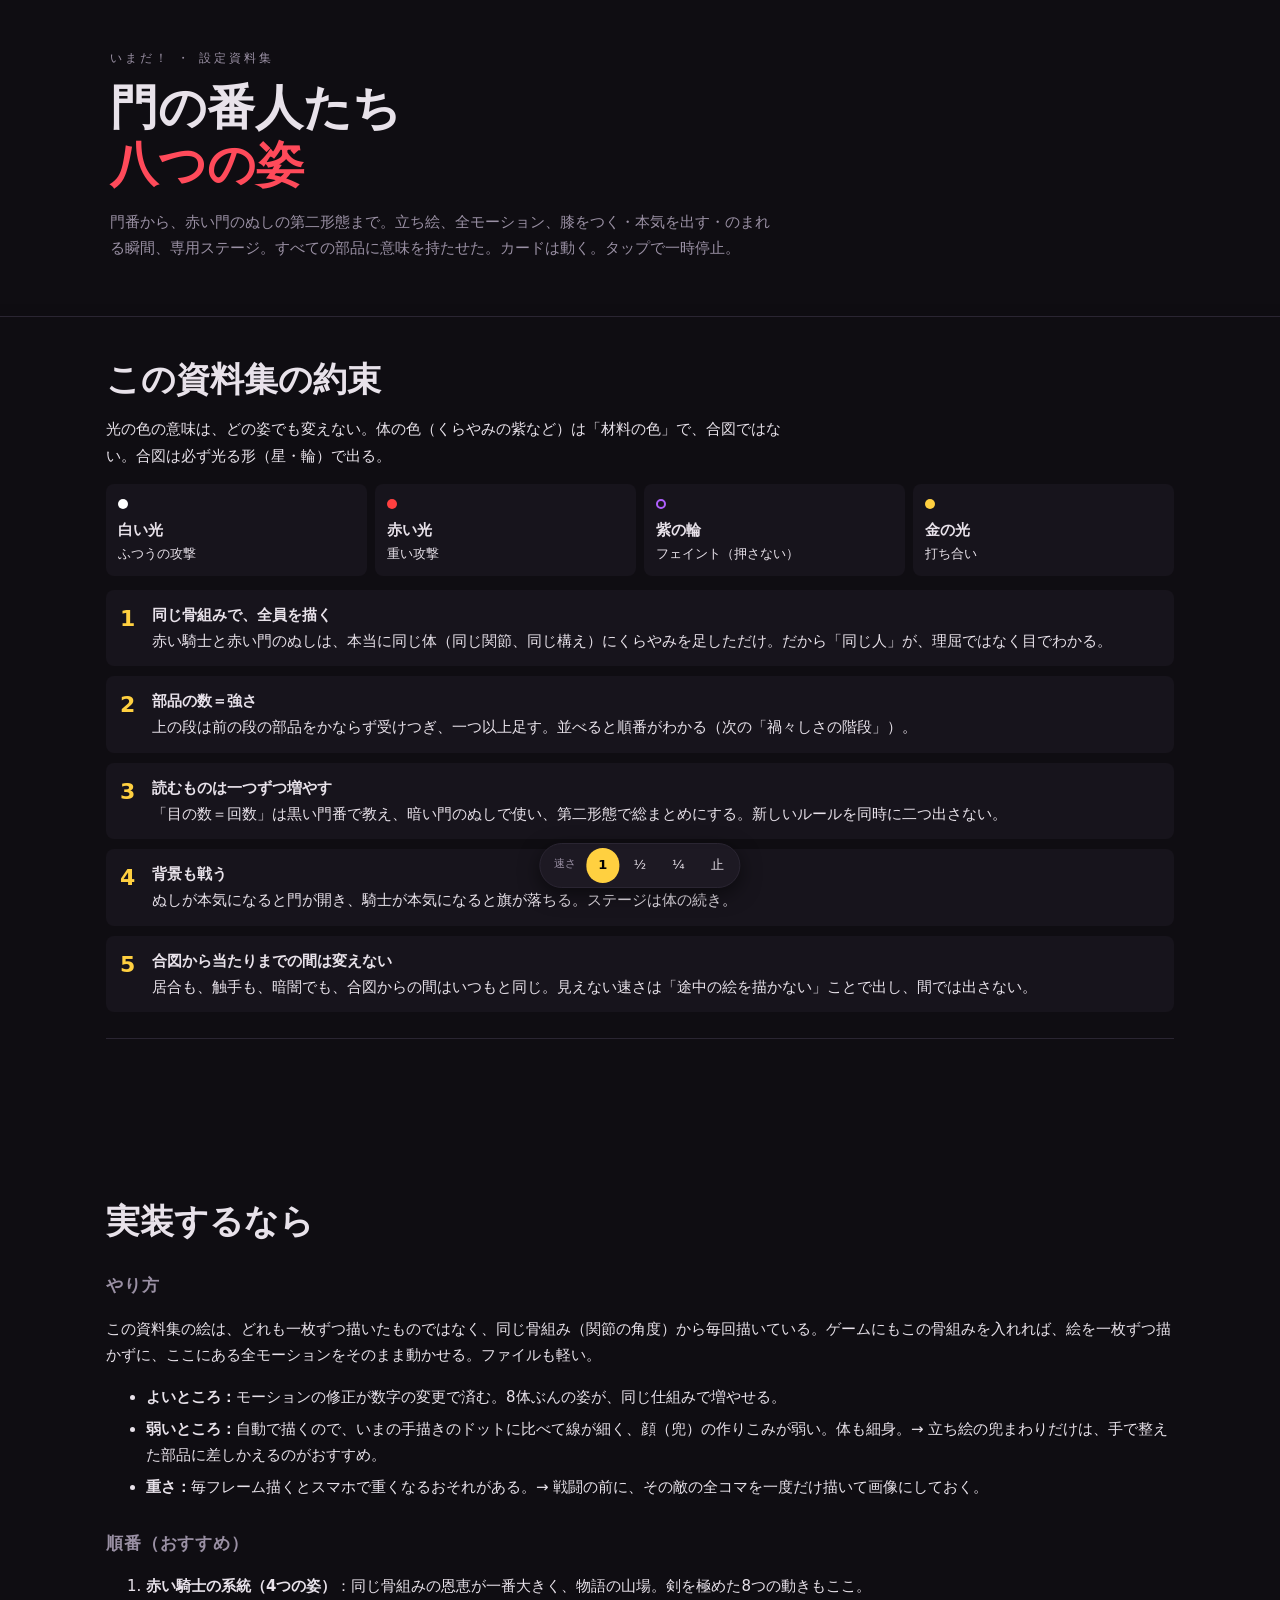
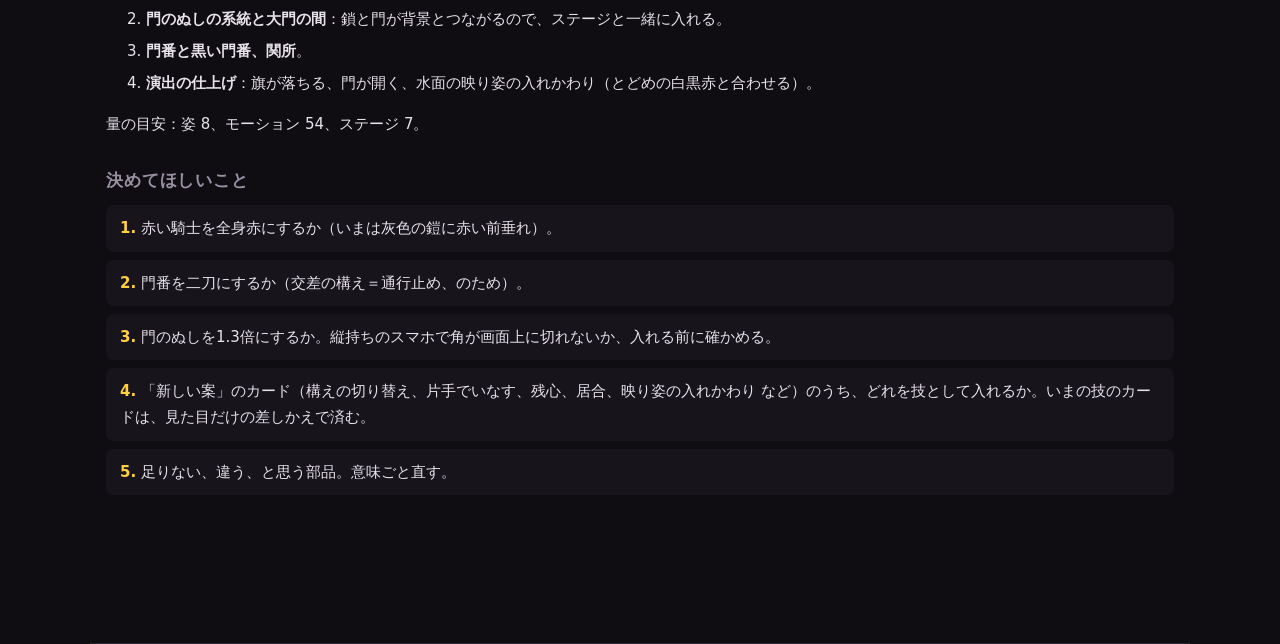
<file: design/bible/shell.html>
<!doctype html><html lang="ja"><head><meta charset="utf-8"><meta name="viewport" content="width=device-width,initial-scale=1">
<title>いまだ！ 門の番人たち 設定資料集</title>
<style>
:root{--bg:#0f0d12;--pa:#17141c;--ln:#2a2532;--tx:#e8e2ea;--mu:#9a90a4;--ac:#ffd040;--red:#ff4a5a;--pu:#b060ff}
*{box-sizing:border-box}body{margin:0;background:var(--bg);color:var(--tx);font:15px/1.75 "Hiragino Kaku Gothic ProN","Noto Sans JP",system-ui,sans-serif;-webkit-text-size-adjust:100%}
canvas{image-rendering:pixelated;display:block}
header.cover{padding:48px 20px 28px;max-width:1100px;margin:0 auto}
.kick{font-size:12px;letter-spacing:.25em;color:var(--mu)}h1{font-size:clamp(28px,6vw,48px);line-height:1.2;margin:.2em 0 .3em;font-weight:800}
h1 span{color:var(--red)}.sub{color:var(--mu);max-width:44em}
#nav{position:sticky;top:0;z-index:5;background:rgba(15,13,18,.94);backdrop-filter:blur(6px);border-bottom:1px solid var(--ln);display:flex;gap:2px;overflow-x:auto;padding:6px 10px;scrollbar-width:none}
#nav a{flex:none;color:var(--tx);text-decoration:none;font-size:13px;padding:6px 10px;border-radius:6px;background:var(--pa)}#nav a:active{background:var(--ln)}
main{max-width:1100px;margin:0 auto;padding:0 16px 120px}
section{scroll-margin-top:48px;padding:40px 0 12px;border-bottom:1px solid var(--ln)}
h2{font-size:clamp(24px,5vw,34px);margin:0;line-height:1.3}h3{font-size:17px;margin:28px 0 10px;color:var(--mu);font-weight:600;letter-spacing:.05em}h3 small{color:var(--tx);margin-left:6px}
h4{margin:22px 0 6px;font-size:14px;color:var(--mu);letter-spacing:.1em}
.lead{color:var(--tx);max-width:46em}.note{background:var(--pa);border-left:3px solid var(--ac);padding:12px 14px;border-radius:4px;font-size:14px}
.rules{display:grid;grid-template-columns:repeat(auto-fit,minmax(150px,1fr));gap:8px;margin:14px 0}
.rules div{background:var(--pa);border-radius:8px;padding:10px 12px;font-size:13px}.rules b{display:block;font-size:15px}
.pillars{counter-reset:p;display:grid;gap:10px;margin:14px 0}.pillars div{counter-increment:p;background:var(--pa);border-radius:8px;padding:12px 14px 12px 46px;position:relative}
.pillars div:before{content:counter(p);position:absolute;left:14px;top:10px;font-size:22px;font-weight:800;color:var(--ac)}.pillars b{display:block}
.ladder{display:flex;align-items:flex-end;gap:4px;overflow-x:auto;padding:6px 0 10px}.step{flex:none;width:150px;text-align:center}.step canvas{width:144px;margin:0 auto}
.lname{font-weight:700;font-size:14px}.ladd{font-size:12px;color:var(--mu);line-height:1.5;min-height:3em}.arrow{flex:none;color:var(--mu);align-self:center;font-size:20px}
.fhead{display:flex;gap:14px;align-items:flex-end;margin-bottom:14px}.num{font-size:44px;font-weight:800;color:var(--ln);line-height:1}.en{font-size:11px;letter-spacing:.25em;color:var(--mu)}
.ftop{display:grid;grid-template-columns:minmax(0,340px) 1fr;gap:20px;align-items:start}
.art{background:radial-gradient(ellipse at 50% 80%,#2a2232,#141018 70%);border-radius:10px;padding:10px;position:relative}.art .stand{width:100%;max-width:330px;margin:0 auto}
.old{position:absolute;right:8px;top:8px;width:92px;background:#000;border:1px solid var(--ln);border-radius:6px;overflow:hidden;font-size:10px;color:var(--mu);text-align:center}.old img{width:100%;display:block;image-rendering:pixelated}
.lore{font-size:16px;margin-top:0}.pal{display:grid;grid-template-columns:repeat(auto-fit,minmax(150px,1fr));gap:6px}
.chip{display:grid;grid-template-columns:22px 1fr;column-gap:8px;font-size:12px;background:var(--pa);border-radius:6px;padding:6px 8px;align-items:center}.chip i{grid-row:span 2;width:22px;height:22px;border-radius:4px;border:1px solid #0006}.chip b{font-size:13px}.chip span{color:var(--mu)}
table.parts{width:100%;border-collapse:collapse;margin-top:18px;font-size:14px}table.parts th{text-align:left;color:var(--mu);font-weight:500;font-size:12px;border-bottom:1px solid var(--ln);padding:4px 8px}
table.parts td{border-bottom:1px solid var(--ln);padding:8px;vertical-align:top}table.parts td:first-child{font-weight:700;width:34%;white-space:normal}
.grid{display:grid;grid-template-columns:repeat(auto-fill,minmax(300px,1fr));gap:14px}.sgrid{display:grid;grid-template-columns:repeat(auto-fill,minmax(420px,1fr));gap:14px}
.card{margin:0;background:var(--pa);border-radius:10px;overflow:hidden;border:1px solid var(--ln)}.card canvas{width:100%;cursor:pointer}.card.paused canvas{outline:2px solid var(--ac);outline-offset:-2px}
figcaption{padding:10px 12px 12px;font-size:13px;line-height:1.65}.row{display:flex;gap:6px;align-items:center;flex-wrap:wrap}.row b{font-size:15px;margin-right:auto}
.tag{font-size:11px;padding:1px 7px;border-radius:99px;white-space:nowrap}.tag.ex{background:#2a3a2a;color:#a8e0a0}.tag.nw{background:#3a2a10;color:#ffd080}
.read,.why{margin:6px 0 0}.k{display:inline-block;font-size:10px;color:var(--mu);border:1px solid var(--ln);border-radius:4px;padding:0 5px;margin-right:6px;vertical-align:1px}.why{color:var(--mu)}
.foot{margin-top:8px;font-size:11px;color:var(--mu)}.fr{margin-left:auto;font-variant-numeric:tabular-nums}.gap{font-variant-numeric:tabular-nums}
.lt{width:10px;height:10px;border-radius:50%;display:inline-block}.lt.w{background:#fff}.lt.r{background:#ff4040}.lt.g{background:#ffd040}.lt.p{background:transparent;border:2px solid var(--pu)}
#impl ol li,#impl ul li{margin:6px 0}#impl .q{background:var(--pa);border-radius:8px;padding:10px 14px;margin:8px 0}#impl .q b{color:var(--ac)}
#spd{position:fixed;bottom:12px;left:50%;transform:translateX(-50%);z-index:9;background:#1e1a24f2;border:1px solid var(--ln);border-radius:99px;padding:4px;display:flex;gap:2px;box-shadow:0 6px 20px #0008}
#spd span{font-size:11px;color:var(--mu);padding:6px 8px 6px 10px}#spd button{border:0;background:transparent;color:var(--tx);font:inherit;font-size:13px;padding:6px 12px;border-radius:99px}#spd button.on{background:var(--ac);color:#000;font-weight:700}
@media (max-width:700px){.ftop{grid-template-columns:1fr}.sgrid{grid-template-columns:1fr}.grid{grid-template-columns:1fr}body{font-size:14px}.old{width:76px}}
</style></head><body>
<header class="cover"><div class="kick">いまだ！ ・ 設定資料集</div><h1>門の番人たち<br><span>八つの姿</span></h1>
<p class="sub">門番から、赤い門のぬしの第二形態まで。立ち絵、全モーション、膝をつく・本気を出す・のまれる瞬間、専用ステージ。すべての部品に意味を持たせた。カードは動く。タップで一時停止。</p></header>
<nav id="nav"></nav>
<main id="book">
<section id="rules"><h2>この資料集の約束</h2>
<p class="lead">光の色の意味は、どの姿でも変えない。体の色（くらやみの紫など）は「材料の色」で、合図ではない。合図は必ず光る形（星・輪）で出る。</p>
<div class="rules"><div><i class="lt w"></i><b>白い光</b>ふつうの攻撃</div><div><i class="lt r"></i><b>赤い光</b>重い攻撃</div><div><i class="lt p"></i><b>紫の輪</b>フェイント（押さない）</div><div><i class="lt g"></i><b>金の光</b>打ち合い</div></div>
<div class="pillars">
<div><b>同じ骨組みで、全員を描く</b>赤い騎士と赤い門のぬしは、本当に同じ体（同じ関節、同じ構え）にくらやみを足しただけ。だから「同じ人」が、理屈ではなく目でわかる。</div>
<div><b>部品の数＝強さ</b>上の段は前の段の部品をかならず受けつぎ、一つ以上足す。並べると順番がわかる（次の「禍々しさの階段」）。</div>
<div><b>読むものは一つずつ増やす</b>「目の数＝回数」は黒い門番で教え、暗い門のぬしで使い、第二形態で総まとめにする。新しいルールを同時に二つ出さない。</div>
<div><b>背景も戦う</b>ぬしが本気になると門が開き、騎士が本気になると旗が落ちる。ステージは体の続き。</div>
<div><b>合図から当たりまでの間は変えない</b>居合も、触手も、暗闇でも、合図からの間はいつもと同じ。見えない速さは「途中の絵を描かない」ことで出し、間では出さない。</div>
</div></section>
</main>
<section id="impl" style="max-width:1100px;margin:0 auto;padding:40px 16px 140px">
<h2>実装するなら</h2>
<h3>やり方</h3>
<p>この資料集の絵は、どれも一枚ずつ描いたものではなく、同じ骨組み（関節の角度）から毎回描いている。ゲームにもこの骨組みを入れれば、絵を一枚ずつ描かずに、ここにある全モーションをそのまま動かせる。ファイルも軽い。</p>
<ul><li><b>よいところ：</b>モーションの修正が数字の変更で済む。8体ぶんの姿が、同じ仕組みで増やせる。</li>
<li><b>弱いところ：</b>自動で描くので、いまの手描きのドットに比べて線が細く、顔（兜）の作りこみが弱い。体も細身。→ 立ち絵の兜まわりだけは、手で整えた部品に差しかえるのがおすすめ。</li>
<li><b>重さ：</b>毎フレーム描くとスマホで重くなるおそれがある。→ 戦闘の前に、その敵の全コマを一度だけ描いて画像にしておく。</li></ul>
<h3>順番（おすすめ）</h3>
<ol><li><b>赤い騎士の系統（4つの姿）</b>：同じ骨組みの恩恵が一番大きく、物語の山場。剣を極めた8つの動きもここ。</li>
<li><b>門のぬしの系統と大門の間</b>：鎖と門が背景とつながるので、ステージと一緒に入れる。</li>
<li><b>門番と黒い門番、関所</b>。</li>
<li><b>演出の仕上げ</b>：旗が落ちる、門が開く、水面の映り姿の入れかわり（とどめの白黒赤と合わせる）。</li></ol>
<p>量の目安：姿 8、モーション 54、ステージ 7。</p>
<h3>決めてほしいこと</h3>
<div class="q"><b>1.</b> 赤い騎士を全身赤にするか（いまは灰色の鎧に赤い前垂れ）。</div>
<div class="q"><b>2.</b> 門番を二刀にするか（交差の構え＝通行止め、のため）。</div>
<div class="q"><b>3.</b> 門のぬしを1.3倍にするか。縦持ちのスマホで角が画面上に切れないか、入れる前に確かめる。</div>
<div class="q"><b>4.</b> 「新しい案」のカード（構えの切り替え、片手でいなす、残心、居合、映り姿の入れかわり など）のうち、どれを技として入れるか。いまの技のカードは、見た目だけの差しかえで済む。</div>
<div class="q"><b>5.</b> 足りない、違う、と思う部品。意味ごと直す。</div>
</section>
<div id="spd"><span>速さ</span><button data-s="1" class="on">1</button><button data-s=".5">½</button><button data-s=".25">¼</button><button data-s="0">止</button></div>
<script>/*JS*/</script>
</body></html>
</file>
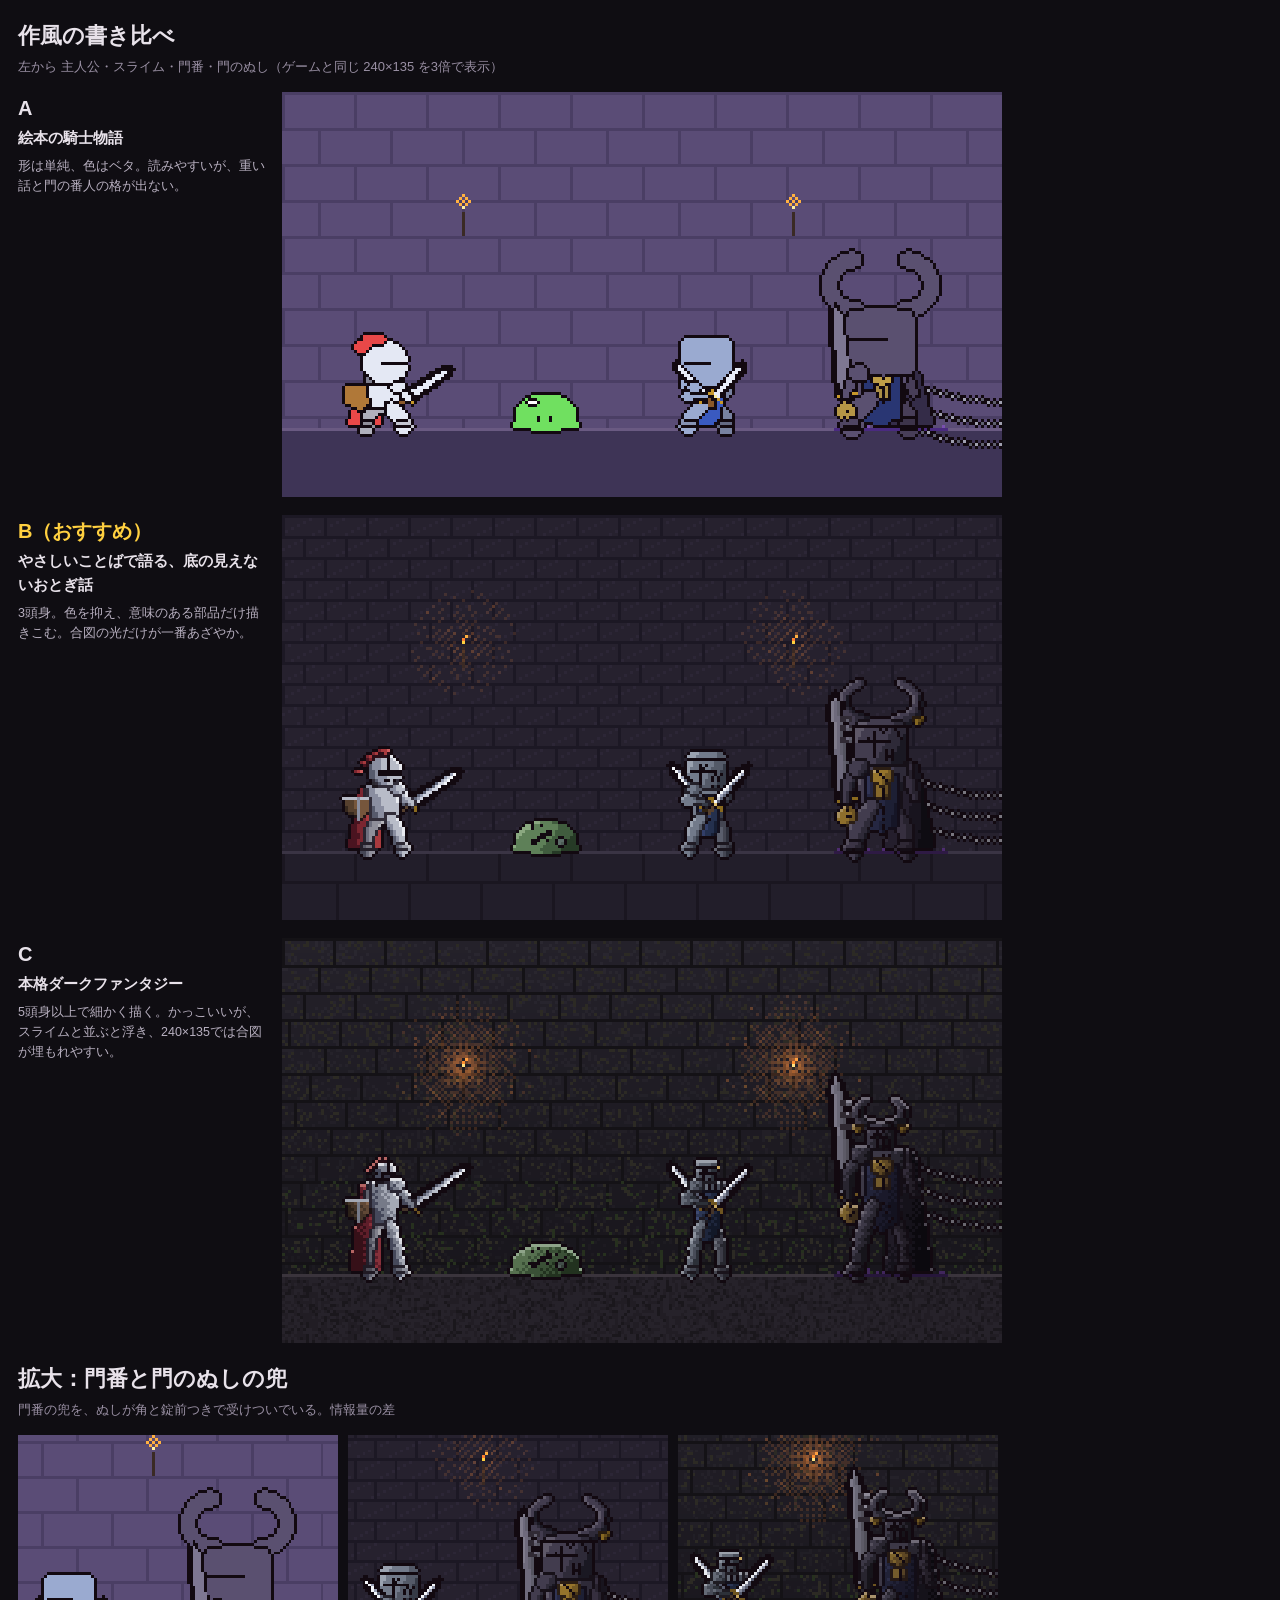
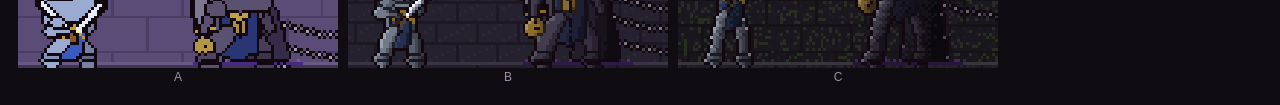
<file: design/style/sheet.html>
<!doctype html><html><head><meta charset="utf-8"><style>
body{margin:0;background:#0f0d12;color:#e8e2ea;font:14px/1.6 "Noto Sans CJK JP","Noto Sans JP",sans-serif;padding:18px;width:1000px}
h1{font-size:22px;margin:0 0 4px}.sub{color:#9a90a4;font-size:13px;margin-bottom:14px}
.row{display:flex;gap:14px;margin-bottom:18px;align-items:flex-start}.lab{width:250px;flex:none}.lab b{font-size:20px;display:block}.lab .t{font-size:15px;font-weight:700;margin:2px 0 6px}.lab p{margin:0;color:#b8b0c0;font-size:12.5px}
canvas{image-rendering:pixelated;display:block}.rec{color:#ffd040}
.zoom{display:flex;gap:10px}.zoom div{text-align:center;font-size:12px;color:#9a90a4}
</style></head><body>
<h1>作風の書き比べ</h1><div class="sub">左から 主人公・スライム・門番・門のぬし（ゲームと同じ 240×135 を3倍で表示）</div>
<div id="rows"></div>
<h1 style="margin-top:8px">拡大：門番と門のぬしの兜</h1><div class="sub">門番の兜を、ぬしが角と錠前つきで受けついでいる。情報量の差</div><div class="zoom" id="zoom"></div>
<script src="sty.js"></script><script src="figs.js"></script><script src="subjects.js"></script><script src="bg.js"></script>
<script>
const T={A:['A','絵本の騎士物語','形は単純、色はベタ。読みやすいが、重い話と門の番人の格が出ない。'],B:['B','やさしいことばで語る、底の見えないおとぎ話','3頭身。色を抑え、意味のある部品だけ描きこむ。合図の光だけが一番あざやか。','rec'],C:['C','本格ダークファンタジー','5頭身以上で細かく描く。かっこいいが、スライムと並ぶと浮き、240×135では合図が埋もれやすい。']};
for(const st of['A','B','C']){const r=document.createElement('div');r.className='row';const l=document.createElement('div');l.className='lab';l.innerHTML=`<b class="${T[st][3]||''}">${T[st][0]}${st==='B'?'（おすすめ）':''}</b><div class="t">${T[st][1]}</div><p>${T[st][2]}</p>`;
 const c=document.createElement('canvas');c.width=W;c.height=Hh;c.style.width=(W*3)+'px';const B=scene(st);B.put(c.getContext('2d'));r.appendChild(l);r.appendChild(c);rows.appendChild(r);
 const z=document.createElement('div');const zc=document.createElement('canvas');zc.width=110;zc.height=80;zc.style.width='320px';const x=zc.getContext('2d');x.drawImage(c,124,34,110,80,0,0,110,80);z.appendChild(zc);z.append(st);zoom.appendChild(z)}
</script></body></html>
</file>
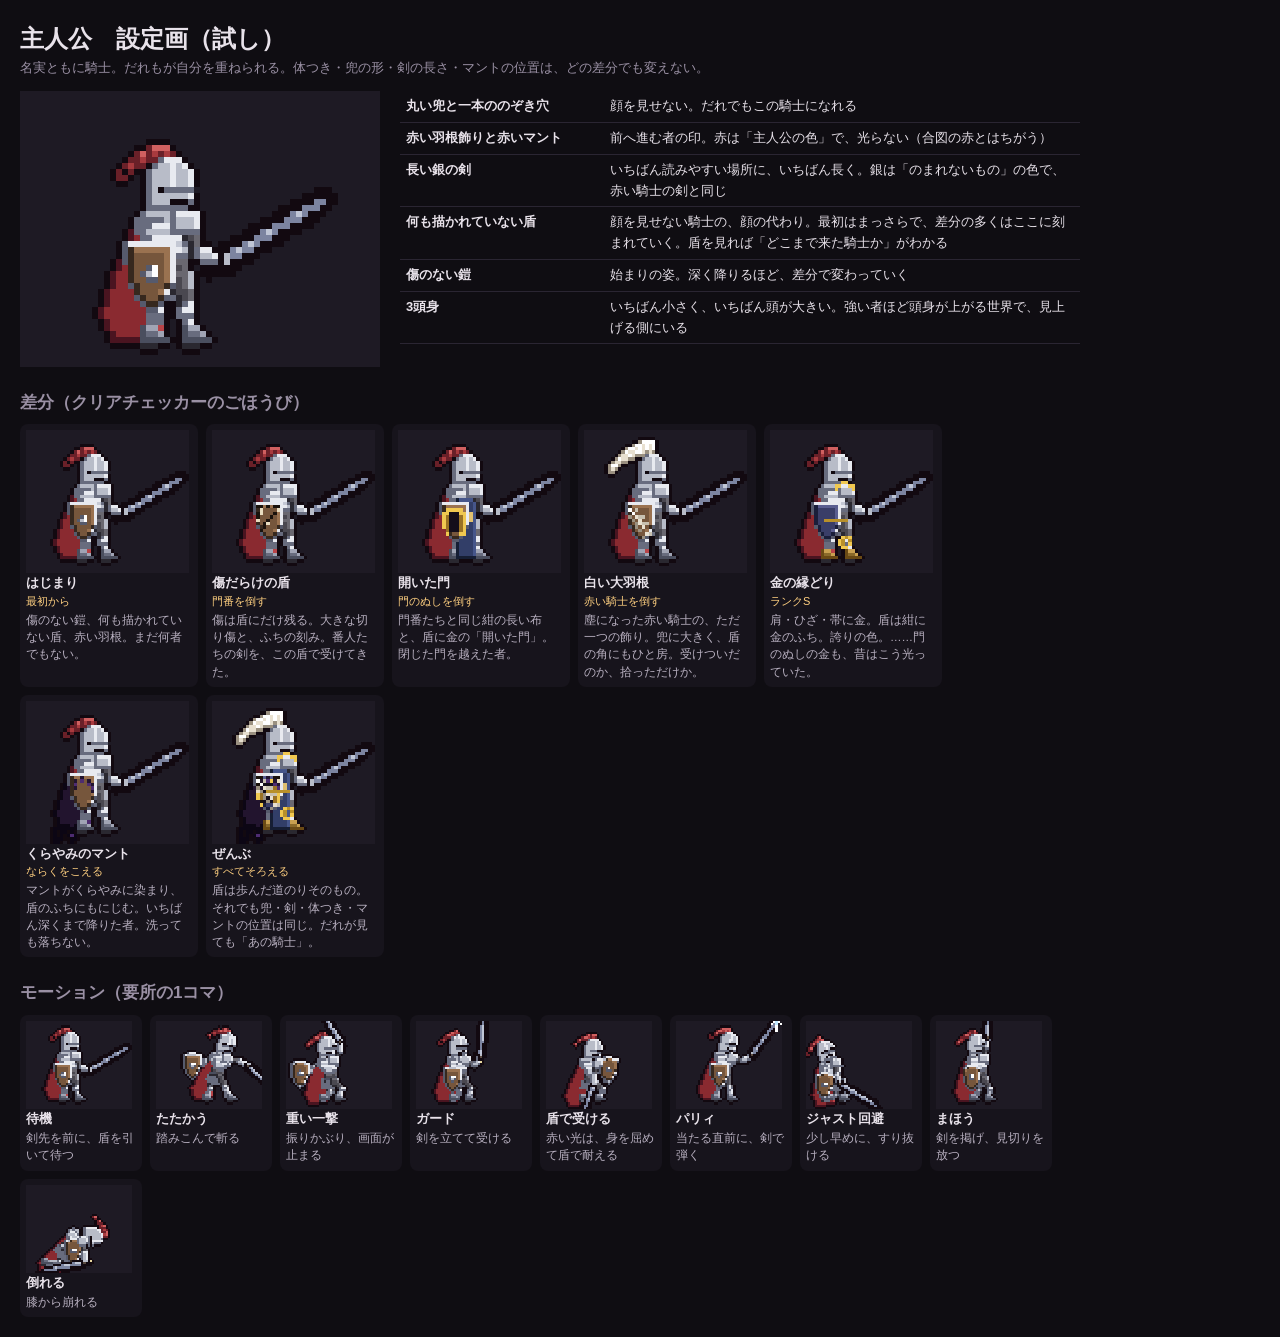
<file: design/v2/herosheet.html>
<!doctype html><html><head><meta charset="utf-8"><style>
body{margin:0;background:#0f0d12;color:#e8e2ea;font:14px/1.6 "Noto Sans CJK JP","Noto Sans JP",sans-serif;padding:20px;width:1060px}
h1{font-size:24px;margin:0}h2{font-size:17px;margin:22px 0 8px;color:#9a90a4}.sub{color:#9a90a4;font-size:13px}
canvas{image-rendering:pixelated;display:block}
.top{display:flex;gap:20px;align-items:flex-start;margin-top:12px}.parts{flex:1}.parts table{border-collapse:collapse;width:100%;font-size:13px}.parts td{border-bottom:1px solid #2a2532;padding:5px 6px;vertical-align:top}.parts td:first-child{font-weight:700;width:30%}
.row{display:flex;gap:8px;flex-wrap:wrap}.cell{width:166px;background:#17141c;border-radius:8px;padding:6px;font-size:11.5px;line-height:1.5}.cell b{font-size:13px;display:block}.cell i{font-style:normal;color:#ffd080;font-size:11px}.cell p{margin:2px 0 0;color:#b8b0c0}
.m{width:110px}
</style></head><body>
<h1>主人公　設定画（試し）</h1><div class="sub">名実ともに騎士。だれもが自分を重ねられる。体つき・兜の形・剣の長さ・マントの位置は、どの差分でも変えない。</div>
<div class="top"><div id="big"></div><div class="parts"><table>
<tr><td>丸い兜と一本ののぞき穴</td><td>顔を見せない。だれでもこの騎士になれる</td></tr>
<tr><td>赤い羽根飾りと赤いマント</td><td>前へ進む者の印。赤は「主人公の色」で、光らない（合図の赤とはちがう）</td></tr>
<tr><td>長い銀の剣</td><td>いちばん読みやすい場所に、いちばん長く。銀は「のまれないもの」の色で、赤い騎士の剣と同じ</td></tr>
<tr><td>何も描かれていない盾</td><td>顔を見せない騎士の、顔の代わり。最初はまっさらで、差分の多くはここに刻まれていく。盾を見れば「どこまで来た騎士か」がわかる</td></tr>
<tr><td>傷のない鎧</td><td>始まりの姿。深く降りるほど、差分で変わっていく</td></tr>
<tr><td>3頭身</td><td>いちばん小さく、いちばん頭が大きい。強い者ほど頭身が上がる世界で、見上げる側にいる</td></tr>
</table></div></div>
<h2>差分（クリアチェッカーのごほうび）</h2><div class="row" id="vars"></div>
<h2>モーション（要所の1コマ）</h2><div class="row" id="mots"></div>
<script src="engine.js"></script><script src="rig.js"></script><script src="motion.js"></script><script src="specs.js"></script><script src="hero.js"></script>
<script>
function draw(S,P,w,h,scale,fx){const B=new Buf(w,h);const J=knight(B,w-Math.round(w*.42),h-4,S,Object.assign({V:S.V},P),0);
 if(fx==='spark'&&J.tip){star(B,Math.round(J.tip[0]),Math.round(J.tip[1]),5,'w')}
 if(fx==='magic'&&J.tip){for(let i=0;i<14;i++){const a=i/14*6.28;B.set(J.tip[0]+Math.cos(a)*5,J.tip[1]+Math.sin(a)*5,i%2?'#7ad8ff':'#c8f0ff',4)}}
 B.outline();const F=new Buf(w,h);F.blit(B,true);const c=document.createElement('canvas');c.width=w;c.height=h;c.style.width=w*scale+'px';const x=c.getContext('2d');x.fillStyle='#1e1a24';x.fillRect(0,0,w,h);const im=x.getImageData(0,0,w,h);for(let i=0;i<F.c.length;i++){if(!F.c[i])continue;const[r,g,b]=rgb(F.c[i]);im.data[i*4]=r;im.data[i*4+1]=g;im.data[i*4+2]=b}x.putImageData(im,0,0);return c}
big.appendChild(draw(SPEC.hero,{},60,46,6));
for(const v of HVARS){const d=document.createElement('div');d.className='cell';d.appendChild(draw(heroVar(v.o||{}),{},48,42,3.4));d.insertAdjacentHTML('beforeend',`<b>${v.n}</b><i>${v.how}</i><p>${v.why}</p>`);vars.appendChild(d)}
for(const m of HMOT){const d=document.createElement('div');d.className='cell m';d.appendChild(draw(SPEC.hero,m.p,48,40,2.2,m.fx));d.insertAdjacentHTML('beforeend',`<b>${m.n}</b><p>${m.why}</p>`);mots.appendChild(d)}
</script></body></html>
</file>
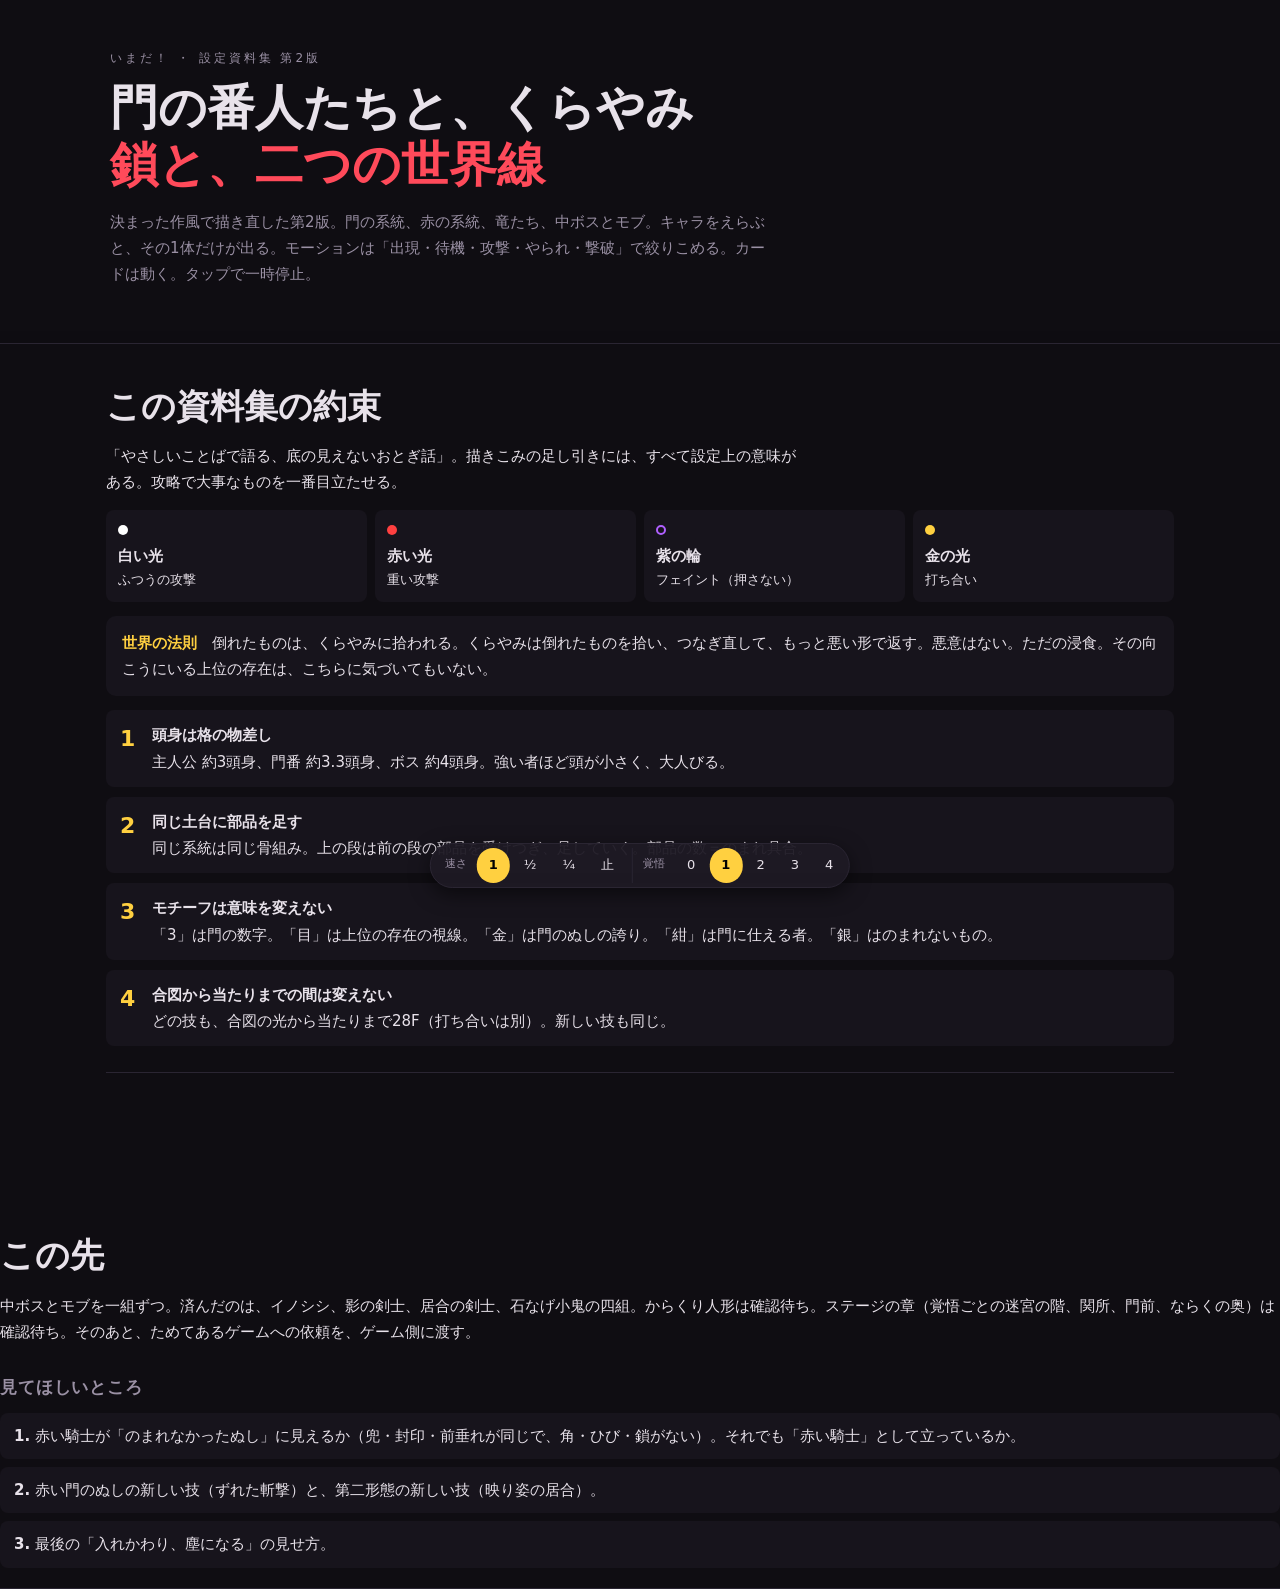
<file: design/v2/shell2.html>
<!doctype html><html lang="ja"><head><meta charset="utf-8"><meta name="viewport" content="width=device-width,initial-scale=1">
<title>いまだ！ 設定資料集 第2版</title>
<style>
:root{--bg:#0f0d12;--pa:#17141c;--ln:#2a2532;--tx:#e8e2ea;--mu:#9a90a4;--ac:#ffd040;--red:#ff4a5a;--pu:#b060ff}
*{box-sizing:border-box}body{margin:0;background:var(--bg);color:var(--tx);font:15px/1.75 "Hiragino Kaku Gothic ProN","Noto Sans JP",system-ui,sans-serif;-webkit-text-size-adjust:100%}
canvas{image-rendering:pixelated;display:block}
header.cover{padding:48px 20px 28px;max-width:1100px;margin:0 auto}
.kick{font-size:12px;letter-spacing:.25em;color:var(--mu)}h1{font-size:clamp(28px,6vw,48px);line-height:1.2;margin:.2em 0 .3em;font-weight:800}
h1 span{color:var(--red)}.sub{color:var(--mu);max-width:44em}
#nav{position:sticky;top:0;z-index:5;background:rgba(15,13,18,.94);backdrop-filter:blur(6px);border-bottom:1px solid var(--ln);display:flex;gap:2px;overflow-x:auto;padding:6px 10px;scrollbar-width:none}
#nav a{flex:none;color:var(--tx);text-decoration:none;font-size:13px;padding:6px 10px;border-radius:6px;background:var(--pa)}#nav a:active{background:var(--ln)}
main{max-width:1100px;margin:0 auto;padding:0 16px 120px}
section{scroll-margin-top:48px;padding:40px 0 12px;border-bottom:1px solid var(--ln)}
h2{font-size:clamp(24px,5vw,34px);margin:0;line-height:1.3}h3{font-size:17px;margin:28px 0 10px;color:var(--mu);font-weight:600;letter-spacing:.05em}h3 small{color:var(--tx);margin-left:6px}
h4{margin:22px 0 6px;font-size:14px;color:var(--mu);letter-spacing:.1em}
.lead{color:var(--tx);max-width:46em}.note{background:var(--pa);border-left:3px solid var(--ac);padding:12px 14px;border-radius:4px;font-size:14px}
.rules{display:grid;grid-template-columns:repeat(auto-fit,minmax(150px,1fr));gap:8px;margin:14px 0}
.rules div{background:var(--pa);border-radius:8px;padding:10px 12px;font-size:13px}.rules b{display:block;font-size:15px}
.pillars{counter-reset:p;display:grid;gap:10px;margin:14px 0}.pillars div{counter-increment:p;background:var(--pa);border-radius:8px;padding:12px 14px 12px 46px;position:relative}
.pillars div:before{content:counter(p);position:absolute;left:14px;top:10px;font-size:22px;font-weight:800;color:var(--ac)}.pillars b{display:block}
.ladder{display:flex;align-items:flex-end;gap:4px;overflow-x:auto;padding:6px 0 10px}.step{flex:none;width:150px;text-align:center}.step canvas{width:144px;margin:0 auto}
.lname{font-weight:700;font-size:14px}.ladd{font-size:12px;color:var(--mu);line-height:1.5;min-height:3em}.arrow{flex:none;color:var(--mu);align-self:center;font-size:20px}
.fhead{display:flex;gap:14px;align-items:flex-end;margin-bottom:14px}.num{font-size:44px;font-weight:800;color:var(--ln);line-height:1}.en{font-size:11px;letter-spacing:.25em;color:var(--mu)}
.ftop{display:grid;grid-template-columns:minmax(0,340px) 1fr;gap:20px;align-items:start}
.art{background:radial-gradient(ellipse at 50% 80%,#2a2232,#141018 70%);border-radius:10px;padding:10px;position:relative}.art .stand{width:100%;max-width:330px;margin:0 auto}
.old{position:absolute;right:8px;top:8px;width:92px;background:#000;border:1px solid var(--ln);border-radius:6px;overflow:hidden;font-size:10px;color:var(--mu);text-align:center}.old img{width:100%;display:block;image-rendering:pixelated}
.lore{font-size:16px;margin-top:0}.pal{display:grid;grid-template-columns:repeat(auto-fit,minmax(150px,1fr));gap:6px}
.chip{display:grid;grid-template-columns:22px 1fr;column-gap:8px;font-size:12px;background:var(--pa);border-radius:6px;padding:6px 8px;align-items:center}.chip i{grid-row:span 2;width:22px;height:22px;border-radius:4px;border:1px solid #0006}.chip b{font-size:13px}.chip span{color:var(--mu)}
table.parts{width:100%;border-collapse:collapse;margin-top:18px;font-size:14px}table.parts th{text-align:left;color:var(--mu);font-weight:500;font-size:12px;border-bottom:1px solid var(--ln);padding:4px 8px}
table.parts td{border-bottom:1px solid var(--ln);padding:8px;vertical-align:top}table.parts td:first-child{font-weight:700;width:34%;white-space:normal}
.grid{display:grid;grid-template-columns:repeat(auto-fill,minmax(300px,1fr));gap:14px}.sgrid{display:grid;grid-template-columns:repeat(auto-fill,minmax(420px,1fr));gap:14px}
.card{margin:0;background:var(--pa);border-radius:10px;overflow:hidden;border:1px solid var(--ln)}.card canvas{width:100%;cursor:pointer}.card.paused canvas{outline:2px solid var(--ac);outline-offset:-2px}
figcaption{padding:10px 12px 12px;font-size:13px;line-height:1.65}.row{display:flex;gap:6px;align-items:center;flex-wrap:wrap}.row b{font-size:15px;margin-right:auto}
.tag{font-size:11px;padding:1px 7px;border-radius:99px;white-space:nowrap}.tag.ex{background:#2a3a2a;color:#a8e0a0}.tag.nw{background:#3a2a10;color:#ffd080}.tag.lt{background:#3a2230;color:#e8a0b8}.tag.st{background:#22304a;color:#a0c8ff}.tag.sh{background:#3a2240;color:#e0b0ff}
.hgrid{display:grid;grid-template-columns:repeat(auto-fill,minmax(160px,1fr));gap:10px;margin-top:12px}.hv canvas{width:100%;background:radial-gradient(ellipse at 50% 80%,#2a2232,#141018 70%)}
.law{background:var(--pa);border-radius:10px;padding:14px 16px;margin:14px 0}.law b{color:var(--ac)}
.read,.why{margin:6px 0 0}.k{display:inline-block;font-size:10px;color:var(--mu);border:1px solid var(--ln);border-radius:4px;padding:0 5px;margin-right:6px;vertical-align:1px}.why{color:var(--mu)}
.foot{margin-top:8px;font-size:11px;color:var(--mu)}.fr{margin-left:auto;font-variant-numeric:tabular-nums}.gap{font-variant-numeric:tabular-nums}
.lt{width:10px;height:10px;border-radius:50%;display:inline-block}.lt.w{background:#fff}.lt.r{background:#ff4040}.lt.g{background:#ffd040}.lt.p{background:transparent;border:2px solid var(--pu)}
#next .q{background:var(--pa);border-radius:8px;padding:10px 14px;margin:8px 0}#impl .q b{color:var(--ac)}
#spd{position:fixed;bottom:12px;left:50%;transform:translateX(-50%);z-index:9;background:#1e1a24f2;border:1px solid var(--ln);border-radius:99px;padding:4px;display:flex;gap:2px;box-shadow:0 6px 20px #0008}
#spd span{font-size:11px;color:var(--mu);padding:6px 8px 6px 10px}#spd button{border:0;background:transparent;color:var(--tx);font:inherit;font-size:13px;padding:6px 12px;border-radius:99px}#spd button.on{background:var(--ac);color:#000;font-weight:700}
@media (max-width:700px){.ftop{grid-template-columns:1fr}.sgrid{grid-template-columns:1fr}.grid{grid-template-columns:1fr}body{font-size:14px}.old{width:76px}}
#nav{flex-wrap:nowrap;gap:10px;align-items:center}.ng{display:flex;gap:2px;align-items:center;flex:none}.ng i{font-style:normal;font-size:10px;color:var(--mu);padding:0 4px 0 2px;white-space:nowrap}#nav a.on{background:var(--ac);color:#000;font-weight:700}
.mtabs{position:sticky;top:44px;z-index:4;display:flex;gap:4px;flex-wrap:wrap;padding:8px 0;margin-bottom:6px;background:rgba(15,13,18,.94);backdrop-filter:blur(6px)}.mtabs button{border:1px solid var(--ln);background:var(--pa);color:var(--tx);font:inherit;font-size:13px;padding:6px 12px;border-radius:99px}.mtabs button small{color:var(--mu);margin-left:5px}.mtabs button.on{background:var(--ac);color:#000;font-weight:700;border-color:var(--ac)}.mtabs button.on small{color:#000}
.tag.ct,.ct{font-size:10px;border-radius:4px;padding:1px 5px;margin-right:4px}.ct-enter{background:#1e3a2e;color:#9ee0b8}.ct-idle{background:#26303e;color:#a8c4e8}.ct-atk{background:#3a2222;color:#f0a8a0}.ct-parried{background:#1e3040;color:#bfe8ff}.ct-break{background:#22304a;color:#dff2ff}.ct-hurt{background:#3a2e1a;color:#f0d090}.ct-down{background:#2e2238;color:#d0b0f0}.ct-def{background:#1e3038;color:#9ad8e8}.ct-magic{background:#38301a;color:#f0d890}
.tgrid{display:grid;grid-template-columns:repeat(auto-fill,minmax(150px,1fr));gap:10px;margin-bottom:18px}.tcard{display:block;background:var(--pa);border:1px solid var(--ln);border-radius:10px;padding:8px;text-decoration:none;color:var(--tx)}.tcard canvas{width:100%;image-rendering:pixelated;display:block}.tname{font-size:14px;margin-top:4px}.tcnt{display:flex;flex-wrap:wrap;gap:3px;margin-top:4px}.tcnt .ct{margin:0}
.pnext{display:flex;justify-content:space-between;gap:10px;margin:28px 0 8px}.pnext a{color:var(--tx);text-decoration:none;background:var(--pa);border:1px solid var(--ln);border-radius:8px;padding:10px 14px;font-size:14px}
#spd .sep{border-left:1px solid var(--ln);margin-left:4px}#spd button.k2.on{background:#c04848;color:#fff}#spd button.k3.on{background:#3a3444;color:#fff}#spd button.k4.on{background:#8a50d0;color:#fff}@media (max-width:420px){#spd button{padding:6px 9px}#spd span{padding:6px 4px 6px 8px}}
.stagech.gray canvas{filter:grayscale(1)}.srules{max-width:52em;padding-left:1.4em}.srules li{margin:0 0 10px}.srules small{display:block;color:var(--mu,#8a8494);font-size:12px}
.stbar{position:sticky;top:44px;z-index:3;margin:10px 0}.stbar button{background:var(--pa);color:var(--tx);border:1px solid var(--ln);border-radius:6px;padding:6px 12px;cursor:pointer}.stbar button.on{background:var(--ac);color:#000}
.sttable table{border-collapse:collapse;width:auto;font-size:13px;margin-top:8px}.sttable td,.sttable th{border-bottom:1px solid var(--ln);padding:4px 10px;text-align:right}.sttable td:nth-child(2),.sttable td:nth-child(3),.sttable th{text-align:left}.sttable tr.bad td{color:#ff7a7a}
</style></head><body>
<header class="cover"><div class="kick">いまだ！ ・ 設定資料集 第2版</div><h1>門の番人たちと、くらやみ<br><span>鎖と、二つの世界線</span></h1>
<p class="sub">決まった作風で描き直した第2版。門の系統、赤の系統、竜たち、中ボスとモブ。キャラをえらぶと、その1体だけが出る。モーションは「出現・待機・攻撃・やられ・撃破」で絞りこめる。カードは動く。タップで一時停止。</p></header>
<nav id="nav"></nav>
<main id="book">
<section id="rules"><h2>この資料集の約束</h2>
<p class="lead">「やさしいことばで語る、底の見えないおとぎ話」。描きこみの足し引きには、すべて設定上の意味がある。攻略で大事なものを一番目立たせる。</p>
<div class="rules"><div><i class="lt w"></i><b>白い光</b>ふつうの攻撃</div><div><i class="lt r"></i><b>赤い光</b>重い攻撃</div><div><i class="lt p"></i><b>紫の輪</b>フェイント（押さない）</div><div><i class="lt g"></i><b>金の光</b>打ち合い</div></div>
<div class="law"><b>世界の法則</b>　倒れたものは、くらやみに拾われる。くらやみは倒れたものを拾い、つなぎ直して、もっと悪い形で返す。悪意はない。ただの浸食。その向こうにいる上位の存在は、こちらに気づいてもいない。</div>
<div class="pillars">
<div><b>頭身は格の物差し</b>主人公 約3頭身、門番 約3.3頭身、ボス 約4頭身。強い者ほど頭が小さく、大人びる。</div>
<div><b>同じ土台に部品を足す</b>同じ系統は同じ骨組み。上の段は前の段の部品を受けつぎ、足していく。部品の数＝のまれ具合。</div>
<div><b>モチーフは意味を変えない</b>「3」は門の数字。「目」は上位の存在の視線。「金」は門のぬしの誇り。「紺」は門に仕える者。「銀」はのまれないもの。</div>
<div><b>合図から当たりまでの間は変えない</b>どの技も、合図の光から当たりまで28F（打ち合いは別）。新しい技も同じ。</div>
</div></section>
</main>
<section id="next">
<h2>この先</h2>
<p>中ボスとモブを一組ずつ。済んだのは、イノシシ、影の剣士、居合の剣士、石なげ小鬼の四組。からくり人形は確認待ち。ステージの章（覚悟ごとの迷宮の階、関所、門前、ならくの奥）は確認待ち。そのあと、ためてあるゲームへの依頼を、ゲーム側に渡す。</p>
<h3>見てほしいところ</h3>
<div class="q"><b>1.</b> 赤い騎士が「のまれなかったぬし」に見えるか（兜・封印・前垂れが同じで、角・ひび・鎖がない）。それでも「赤い騎士」として立っているか。</div>
<div class="q"><b>2.</b> 赤い門のぬしの新しい技（ずれた斬撃）と、第二形態の新しい技（映り姿の居合）。</div>
<div class="q"><b>3.</b> 最後の「入れかわり、塵になる」の見せ方。</div>
</section>
<div id="spd"><span>速さ</span><button data-s="1" class="on">1</button><button data-s=".5">½</button><button data-s=".25">¼</button><button data-s="0">止</button><span class="sep">覚悟</span><button data-k="m" class="k1" title="みならい：連撃の二撃目以降も光る">0</button><button data-k="n" class="on k1">1</button><button data-k="r" class="k2">2</button><button data-k="k" class="k3">3</button><button data-k="v" class="k4">4</button></div>
<script>/*JS*/</script>
</body></html>
</file>
<file: css/style.css>
@font-face{font-family:"PxFont";src:url(px.woff2) format("woff2");font-display:block}
button,input,select,textarea,output,summary,label{font-family:inherit}
*,b,strong,h1,h2,h3,th{font-weight:normal!important}

/* VOICE: 試作の作業台　遊べる戦闘画面が主役で、調整盤が横に控える
   IDEA: 開発機の画面と、その横に置いたパラメーター表
   PICTURE: 松明の灯る石の回廊で、騎士と魔物が向き合う戦闘画面
   COLOUR and TYPE: 葡萄酒色の闇、鋼の白、パリィの青白い閃光 / DotGothic16 と Noto Sans JP
   LAYOUT: 900px以上は戦闘画面と調整盤の2列、それ未満は縦に積む */
:root{color-scheme:dark;--bg:#160b11;--panel:#221520;--line:#3d2836;--ink:#efe6e8;--mute:#bba9b0;--acc:#7fe3ff;--gold:#e8c46a}
*{box-sizing:border-box;min-width:0}
body{margin:0;background:var(--bg);color:var(--ink);font:15px/1.55 "PxFont","DotGothic16",monospace;overflow-x:clip}
header{padding:14px max(3vw,14px) 6px;display:flex;flex-wrap:wrap;gap:4px 18px;align-items:baseline}
h1{font:30px/1.1 "PxFont","DotGothic16",monospace;margin:0}
header p{margin:0;color:var(--mute);font-size:14px}
.wrap{display:grid;grid-template-columns:minmax(0,1fr);gap:14px;padding:6px max(3vw,14px) 28px}
@media(min-width:900px){.wrap{grid-template-columns:minmax(0,1fr) 330px}}
body.nodev .wrap{grid-template-columns:minmax(0,1fr);max-width:1100px;margin:0 auto}
body.nodev aside.panel{display:none}
.stage{background:#000;border:1px solid var(--line);border-radius:10px;overflow:hidden;align-self:start}
canvas{display:block;width:100%;aspect-ratio:16/9;touch-action:manipulation}
.bar{display:flex;flex-wrap:wrap;gap:8px;padding:10px;background:var(--panel);border-top:1px solid var(--line);align-items:center}
button{font:15px "PxFont","DotGothic16",monospace;color:var(--ink);background:#2e1d29;border:1px solid #5a4050;border-radius:8px;min-height:44px;padding:0 14px;cursor:pointer}
button:hover:not(:disabled){border-color:var(--gold)}
button:focus-visible,input:focus-visible,textarea:focus-visible,summary:focus-visible{outline:2px solid var(--acc);outline-offset:2px}
button:disabled{opacity:.38;cursor:default}
.menu{display:flex;flex-wrap:wrap;gap:6px;align-items:center}
.cm{font-size:13px;min-height:40px;padding:0 10px}
.cm.big{font-size:18px;min-height:48px;padding:0 18px}
.cm.on{border-color:var(--gold);background:#4a2a3a;box-shadow:0 0 0 2px var(--gold) inset}
#def{margin-left:auto;background:#123542;border-color:#2f7d96;min-width:160px;font-size:17px;user-select:none;-webkit-user-select:none}
#msg{flex-basis:100%;font:16px "PxFont","DotGothic16",monospace;color:var(--gold);min-height:24px}
.panel{background:var(--panel);border:1px solid var(--line);border-radius:10px;padding:14px;align-self:start}
.panel h2{font:19px "PxFont","DotGothic16",monospace;margin:0 0 2px}
.note{color:var(--mute);font-size:13px;margin:0 0 6px}
.row{display:grid;grid-template-columns:minmax(0,1fr) auto;gap:0 8px;margin:6px 0;align-items:center}
.row label{font-size:13px}
.row output{text-align:right;font:14px "PxFont","DotGothic16",monospace;color:var(--acc);white-space:nowrap}
.row input{grid-column:1/-1;width:100%;accent-color:var(--acc);height:26px;margin:0}
.derived{font-size:13px;color:var(--mute);margin:2px 0 4px}
details{border-top:1px solid var(--line);margin-top:10px;padding-top:6px}
summary{cursor:pointer;font-weight:700;font-size:14px;padding:6px 0}
.tg{display:flex;align-items:center;gap:8px;font-size:13px;margin:6px 0;cursor:pointer}
.tg input{width:20px;height:20px;accent-color:var(--acc);margin:0}
textarea{width:100%;height:120px;background:#140a10;color:var(--ink);border:1px solid var(--line);border-radius:6px;font:12px/1.4 "PxFont",monospace;padding:6px;resize:vertical}
.btns{display:flex;flex-wrap:wrap;gap:6px;margin-top:6px}
.btns button{font-size:13px;min-height:40px;padding:0 10px}
.stats{white-space:pre-line;font:13px/1.6 "PxFont","DotGothic16",monospace;color:var(--mute);margin:12px 0 0}
@media(max-width:600px){h1{font-size:23px}#def{flex-basis:100%;margin-left:0;min-height:56px}}
.stage{position:relative}
.cvbox{position:relative}
#mMenu,#mhud,#mmsg,#pad{display:none}
/* オーバーレイ（タイトル・メニュー） */
.ov{position:absolute;inset:0;z-index:5;display:flex;flex-direction:column;align-items:center;justify-content:center;gap:10px;padding:16px;background:rgba(8,3,8,.74);font-family:"PxFont","DotGothic16",monospace;overflow:auto}
.ov[hidden]{display:none}
.ov.title{justify-content:flex-start;padding-top:min(7%,48px);background:linear-gradient(rgba(10,4,8,.6),rgba(10,4,8,.05) 45%,rgba(10,4,8,.8))}
.ov.title .list{margin-top:auto;width:min(340px,100%)}
.logo{text-align:center}
.logo h2{font:clamp(46px,9vw,84px)/1.05 "PxFont","DotGothic16",monospace;margin:0;background:linear-gradient(#fff3b0,#e8a84a);-webkit-background-clip:text;background-clip:text;color:transparent;filter:drop-shadow(0 4px 0 #120509) drop-shadow(0 0 2px #120509)}
.logo p{color:#bff4ff;margin:6px 0 0;font-size:20px;text-shadow:0 2px 0 #120509}
.list{display:flex;flex-direction:column;gap:8px;width:min(460px,100%)}
.it{min-height:52px;font:22px "PxFont","DotGothic16",monospace;background:rgba(34,21,32,.92);border:2px solid #5a4050;border-radius:12px;color:var(--ink);display:flex;align-items:center;justify-content:center;gap:8px;padding:0 12px}
.it.on{border-color:var(--gold);background:#4a2a3a;color:#fff3b0}
.it.set{justify-content:space-between;padding:0 6px 0 16px;cursor:pointer;font-size:20px}
.val{display:flex;align-items:center;gap:4px}
.val button{min-height:40px;width:40px;padding:0;font-size:16px}
.val b{min-width:4.6em;text-align:center;color:var(--acc);font-weight:400}
.ovh{font:30px "PxFont","DotGothic16",monospace;color:#fff3b0;margin:0 0 4px}
.ovhint{color:var(--mute);font:15px/1.5 "PxFont","DotGothic16",monospace;margin:2px 0 0;text-align:center;min-height:1.5em;text-shadow:0 1px 0 #120509}
.help{width:min(680px,100%);margin:0}
.help dt{color:var(--acc);font-size:16px;margin-top:10px}
.help dd{margin:2px 0 0;font:15px/1.5 "PxFont","DotGothic16",monospace}
.ver{position:absolute;right:12px;bottom:8px;color:#7a6870;font-size:13px;margin:0;padding:10px 12px;cursor:pointer;-webkit-tap-highlight-color:transparent;user-select:none;-webkit-user-select:none;z-index:5}
#mhud,#mmsg,#pad,.bar{transition:opacity .5s}
body.blk #mhud,body.blk #mmsg,body.blk #pad,body.blk .bar{opacity:0}
body:not(.mob) .ov.box .list{max-height:62vh;overflow:auto}
.it.lock{color:#6a5a62}
.ov.pg-practice .list{display:grid;grid-template-columns:1fr 1fr;width:min(620px,100%)}
.ov.pg-practice .list .it.set,.ov.pg-practice .list .it:last-child,.ov.pg-practice .list .it.wide{grid-column:1/-1}
.sep{grid-column:1/-1;font:14px "PxFont","DotGothic16",monospace;color:#b8a0c8;padding:8px 2px 0;border-bottom:1px solid #3e2c3c;text-align:left}
.it.two{flex-direction:column;gap:2px;white-space:normal;padding:6px 10px;line-height:1.25}
.it.two small{font:12px/1.35 "PxFont","DotGothic16",monospace;color:#bfaec8}
.it .dot{display:inline-block;width:9px;height:9px;border-radius:50%;margin-right:7px;vertical-align:1px}
.ov.pg-pmv .list{display:grid;grid-template-columns:1fr 1fr;width:min(620px,100%)}
.ov.pg-pmv .list .it:first-child,.ov.pg-pmv .list .it:last-child{grid-column:1/-1}
.ov.pg-pmv .list .it{min-height:52px;font-size:17px}
.ov.pg-practice .list .it{font-size:18px;min-height:48px;white-space:nowrap}
#msg.hl{animation:msghl .65s ease-in-out 4 alternate}
@keyframes msghl{from{color:inherit;text-shadow:none}to{color:#fff3b0;text-shadow:0 0 8px #e8c46a}}
.pb em{font:13px/1.3 "PxFont","DotGothic16",monospace;font-style:normal;padding:1px 8px;border-radius:10px}
.pb em.good{color:#120509;background:#fff3b0}
.pb em.bad{color:#ffd0d0;background:#5a1f2a}
/* 記録 */
.rec{display:flex;flex-wrap:wrap;justify-content:center;gap:4px 16px;margin-top:10px;font-size:15px;color:#efe6e8;text-shadow:0 2px 0 #120509}
.rec b{font-weight:400;color:#fff3b0;font-size:18px}
.goal{margin:2px 0 0;color:var(--gold);font-size:15px;text-shadow:0 2px 0 #120509}
.rank{font:96px/1 "PxFont","DotGothic16",monospace;filter:drop-shadow(0 4px 0 #120509)}
.res{display:grid;grid-template-columns:auto auto;gap:6px 18px;margin:4px 0 6px;font-size:18px}
.res dt{color:var(--mute)} .res dd{margin:0} .res b{font-weight:400} .res i{font-style:normal;color:#ff9a9a;font-size:14px;margin-left:8px}
.ov.clear .list{width:min(340px,100%)}
/* 解説カード */
#card{position:absolute;inset:0;z-index:4;overflow:hidden;cursor:pointer;touch-action:none}
#card[hidden]{display:none}
#card.nospot{background:rgba(5,2,5,.66)}
#card .spot{position:absolute;border:3px solid var(--gold);border-radius:10px;box-shadow:0 0 0 300vmax rgba(5,2,5,.66);animation:spot 1s ease-in-out infinite;pointer-events:none}
#card .spot[hidden]{display:none}
@keyframes spot{50%{border-color:#fff3b0;box-shadow:0 0 0 300vmax rgba(5,2,5,.66),0 0 18px 4px rgba(255,243,176,.6)}}
#card .cbox{position:absolute;left:50%;transform:translateX(-50%);width:min(600px,92%);background:#1d1019;border:3px solid var(--gold);border-radius:10px;padding:14px 18px 10px;box-shadow:0 6px 0 rgba(0,0,0,.5)}
#card .ct{margin:0;font:21px/1.5 "PxFont","DotGothic16",monospace;color:#fff3b0;white-space:pre-line}
#card .cn{margin:8px 0 0;text-align:right;font:13px "PxFont","DotGothic16",monospace;color:var(--mute);animation:blink 1s steps(2) infinite}
@keyframes blink{50%{opacity:.4}}
@media (prefers-reduced-motion:reduce){#card .spot,#card .cn{animation:none}}
.hl{outline:2px solid var(--gold);outline-offset:3px;border-radius:4px;animation:hl 1s ease-in-out infinite}
@keyframes hl{50%{outline-color:#fff3b0;box-shadow:0 0 12px rgba(255,243,176,.6)}}
/* スマホ */
body.mob{height:100dvh;overflow:hidden;overscroll-behavior:none;user-select:none;-webkit-user-select:none;-webkit-touch-callout:none;-webkit-tap-highlight-color:transparent;touch-action:manipulation}
body.mob header,body.mob aside.panel,body.mob .bar{display:none}
body.mob .wrap{display:block;padding:0;height:100%;max-width:none;margin:0}
body.mob .stage{height:100%;border:0;border-radius:0;display:flex;flex-direction:column;padding:env(safe-area-inset-top) env(safe-area-inset-right) env(safe-area-inset-bottom) env(safe-area-inset-left);background:var(--bg)}
body.mob canvas{touch-action:none}
body.mob #mMenu{display:flex;position:absolute;top:6px;right:6px;width:44px;height:44px;min-height:0;padding:0;align-items:center;justify-content:center;font-size:22px;background:rgba(20,8,14,.62);border-color:rgba(255,255,255,.18);border-radius:10px;z-index:2}
body.mob #pad{display:flex;flex:1;flex-direction:column;gap:10px;padding:10px 12px 14px;touch-action:none;min-height:0}
body.mob.port #mhud{display:block;padding:8px 12px 0}
body.mob.port #mmsg{display:flex;flex-direction:column;justify-content:center;gap:6px;padding:6px 12px 0;min-height:76px}
.mtop{display:flex;justify-content:space-between;font:14px "PxFont","DotGothic16",monospace;color:var(--mute);margin-bottom:6px}
#mTurn{font-size:16px}
#mTurn.you{color:var(--gold)} #mTurn.foe{color:#ff9a9a}
.mrow{display:grid;grid-template-columns:1fr 1fr;gap:12px}
.mnm{display:flex;justify-content:space-between;gap:6px;font:15px "PxFont","DotGothic16",monospace;white-space:nowrap}
.mnm span{color:var(--mute)}
.mnm b{font-weight:400;overflow:hidden;text-overflow:ellipsis}
.mg{height:12px;background:#0d0509;border:2px solid #5a4050;margin:3px 0 4px}
.mg i{display:block;height:100%;background:#6fd18c;transition:width .15s}
.mg.low i{background:#e2505c}
.mg.e i{background:#d8606b}
.msub{display:flex;justify-content:space-between;align-items:center;font:14px "PxFont","DotGothic16",monospace;min-height:20px}
#hPot{color:#8dffb0;white-space:nowrap}
.psn{color:#c98ae8;font-weight:400;margin-left:8px}
.seg{display:inline-flex;gap:3px;margin-left:6px;vertical-align:middle}
.seg i{width:22px;height:10px;border:2px solid #5a4050;background:#0d0509;position:relative}
.seg i.f{background:#7fe3ff;border-color:#7fe3ff}
.seg i.p{background:linear-gradient(90deg,#2f6f86 var(--w),#0d0509 var(--w))}
#hMk{color:var(--acc)} #hMk.fl{color:#fff}
#eSub{color:#e8c46a}
#mPrompt{font:20px/1.3 "PxFont","DotGothic16",monospace;color:#fff3b0;text-align:center;border:3px solid var(--acc);background:rgba(12,5,9,.85);padding:8px 10px;border-radius:6px}
#mPrompt:empty,#mTip:empty{display:none}
#mPrompt.ok{border-color:#fff3b0}
#mTip{font:15px/1.4 "PxFont","DotGothic16",monospace;color:#fff3b0;text-align:center;border:2px solid var(--gold);padding:6px 10px;border-radius:6px;background:rgba(12,5,9,.85)}
#mLine{font:15px/1.4 "PxFont","DotGothic16",monospace;color:var(--gold);text-align:center}
.pb{flex:1;display:flex;flex-direction:column;align-items:center;justify-content:center;gap:4px;font:26px "PxFont","DotGothic16",monospace;border-radius:16px;border:2px solid #5a4050;background:#2e1d29;color:var(--ink);touch-action:none;min-height:0;padding:4px;transition:transform .05s,filter .05s}
.pb small{font:13px/1.3 "PxFont","DotGothic16",monospace;color:var(--mute)}
.pb.main{flex:1.5;background:#3a2232;border-color:var(--gold);font-size:34px}
.prow{flex:1;display:flex;gap:10px;min-height:0}
.prow .pb{flex:1;font-size:22px}
.pb.a{background:radial-gradient(circle at 50% 45%,#1f5163,#0e2630);border-color:#2f7d96;font-size:40px}
.pb.a.idle{background:#1a1016;border-color:#3d2836;color:var(--mute);font-size:28px}
.pb.pr{transform:scale(.97);filter:brightness(1.45)}
.pb:disabled{opacity:.32}
body.mob:not(.port) .stage{flex-direction:row;align-items:stretch}
body.mob:not(.port) .cvbox{height:100%;flex:0 0 auto}
body.mob:not(.port) canvas{height:100%;width:auto}
body.mob:not(.port) #pad{flex:1;min-width:140px;padding:10px}
body.mob:not(.port) .pb.main{font-size:26px} body.mob:not(.port) .prow{flex-direction:column} body.mob:not(.port) .prow .pb{font-size:18px}
body.mob:not(.port) .pb small{display:none}
body.mob .ov{padding:calc(16px + env(safe-area-inset-top)) 16px calc(16px + env(safe-area-inset-bottom))}
body.mob .ov.title .list{margin-bottom:12px}
body.mob .it{min-height:58px}
body.mob.intitle #mhud,body.mob.intitle #mmsg,body.mob.intitle #pad,body.mob.intitle #mMenu{visibility:hidden}
body.mob.port canvas{aspect-ratio:4/3;object-fit:cover}
body.mob .ov{background:rgba(8,3,8,.9);justify-content:safe center}
body.mob .ov.title{background:linear-gradient(rgba(10,4,8,.6),rgba(10,4,8,.05) 30%,rgba(10,4,8,.92) 55%)}
body.mob .it.set{font-size:17px;padding-left:12px}
body.mob .val b{min-width:3.8em}
body.mob .ver{position:static;align-self:center;margin:2px 0 0;padding:6px 12px calc(4px + env(safe-area-inset-bottom));font-size:12px}
body.mob:not(.port) #mMenu{top:auto;bottom:6px}
body.mob:not(.port) .ov.title{padding-top:12px;gap:6px;background:linear-gradient(rgba(10,4,8,.6),rgba(10,4,8,0) 35%,rgba(10,4,8,0) 60%,rgba(10,4,8,.8))}
body.mob:not(.port) .ov.title .logo h2{font-size:44px}
body.mob:not(.port) .ov.title .logo p{font-size:16px;margin-top:2px}
body.mob:not(.port) .ov.title .list{display:grid;grid-template-columns:1fr 1fr;width:min(520px,100%);margin-bottom:0}
body.mob:not(.port) .it{min-height:48px;font-size:19px}

#devp{position:fixed;inset:0;z-index:50;background:#120509;color:#efe6e8;font-family:"PxFont","DotGothic16",monospace;overflow:auto;-webkit-overflow-scrolling:touch;padding:calc(12px + env(safe-area-inset-top)) 12px calc(24px + env(safe-area-inset-bottom))}
#devp[hidden]{display:none}
#devp .dw{max-width:720px;margin:0 auto}
#devp h2{font-size:22px;margin:4px 0 10px;color:#fff3b0;display:flex;justify-content:space-between;align-items:center}
#devp h3{font-size:17px;margin:18px 0 8px;color:#7fe3ff;border-bottom:1px solid #3a2530;padding-bottom:4px}
#devp button{font:inherit;font-size:16px;background:#2a1520;color:#efe6e8;border:1px solid #6a4a58;border-radius:8px;padding:10px 14px;min-height:44px;cursor:pointer}
#devp button.go{background:#3a5a2a;border-color:#8dffb0;color:#fff}
#devp button.x{min-width:44px}
#devp select,#devp input[type=password]{font:inherit;font-size:16px;background:#1d0d14;color:#efe6e8;border:1px solid #6a4a58;border-radius:8px;padding:9px;min-height:44px}
#devp .rw{display:flex;flex-wrap:wrap;gap:8px;align-items:center;margin:6px 0}
#devp label.ck{display:flex;align-items:center;gap:8px;font-size:15px;min-height:36px}
#devp label.ck input{width:22px;height:22px}
#devp .pr{display:grid;grid-template-columns:1fr auto;gap:2px 8px;align-items:center;padding:8px 0;border-bottom:1px solid #26141c}
#devp .pr .nm{font-size:14px}#devp .pr .vl{font-size:15px;color:#fff3b0;text-align:right}
#devp .pr .ct{grid-column:1/3;display:flex;gap:6px;align-items:center}#devp .pr input[type=range]{flex:1;min-width:0}
#devp .note{font-size:13px;color:#bba9b0;margin:4px 0}
#devp .err{color:#ff7b86;min-height:1.4em}
#devp textarea{width:100%;height:120px;background:#1d0d14;color:#efe6e8;border:1px solid #6a4a58;border-radius:8px;font-size:12px}
button:not(.cm):not(#def):active,.it:active,.row:active,[data-dv]:active{transform:scale(.95);filter:brightness(1.35)}
button,.it,.row,[data-dv]{transition:transform .05s,filter .05s}
</file>
